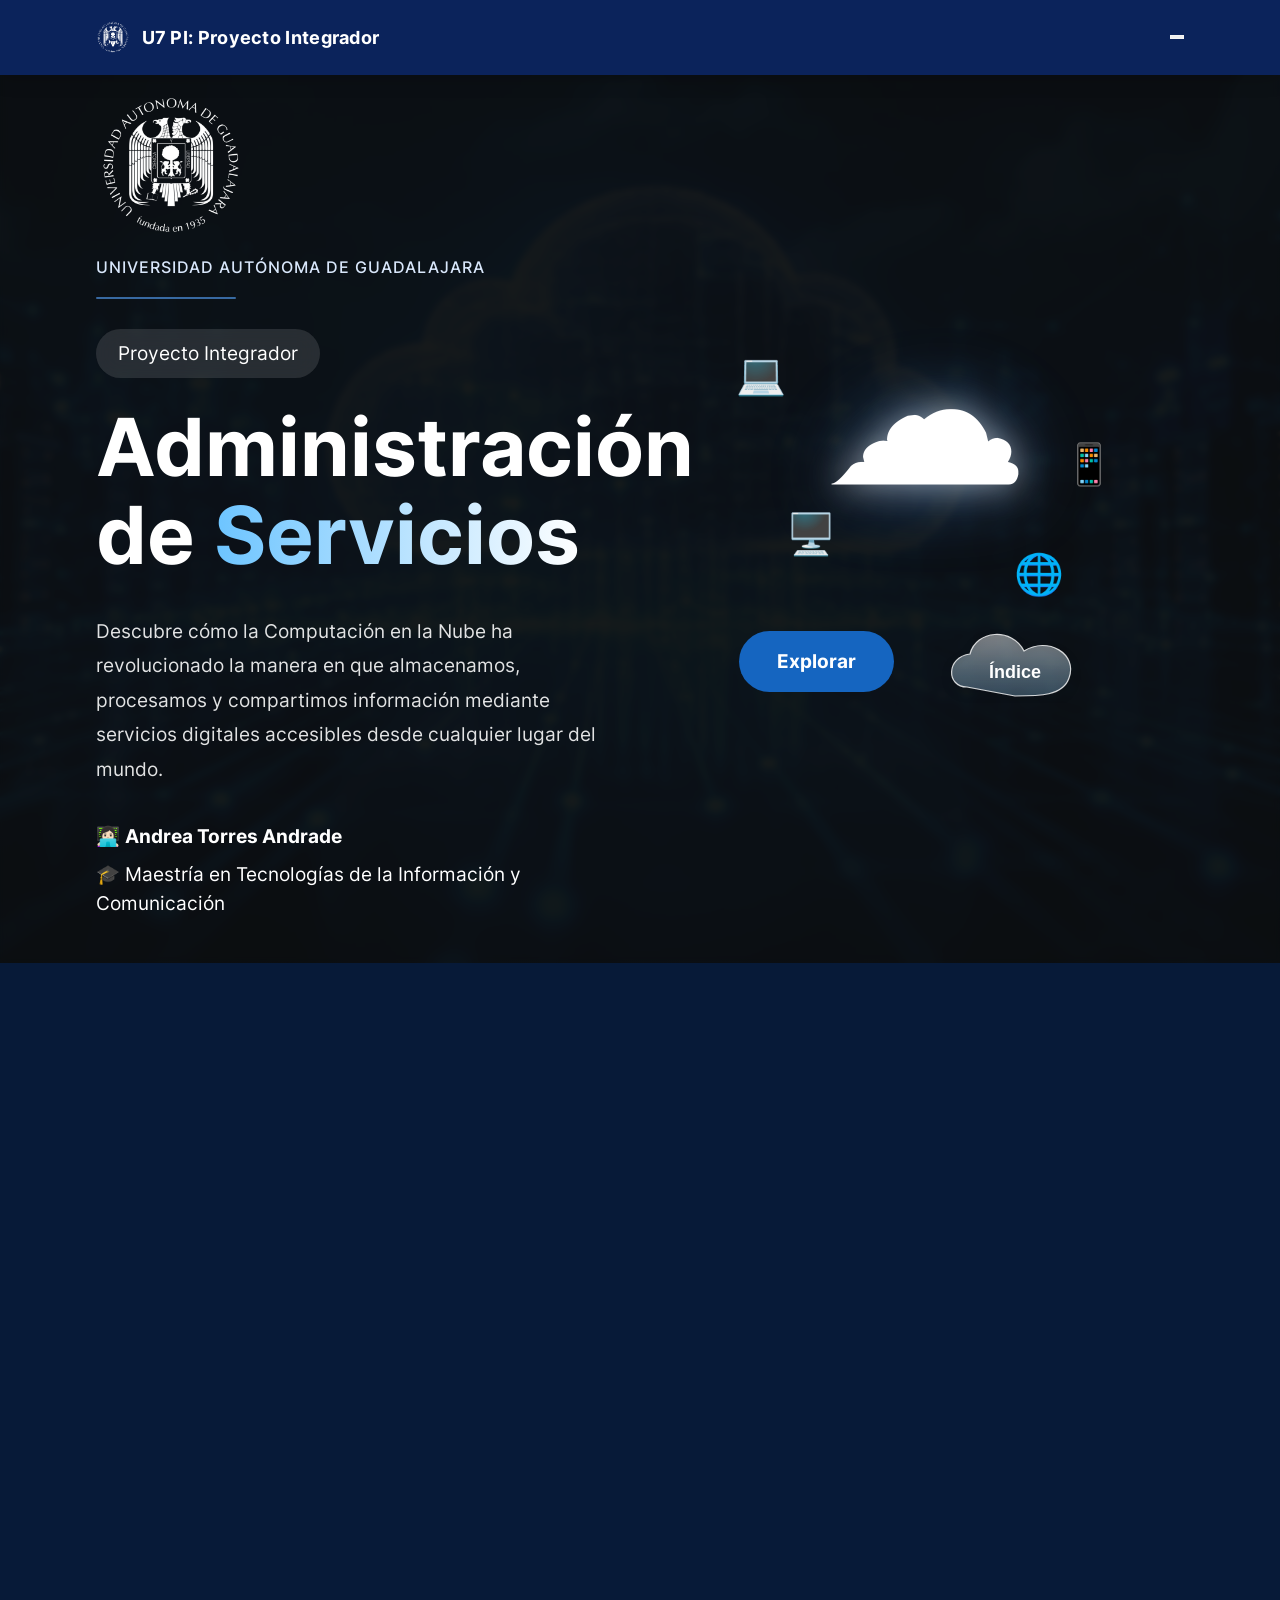
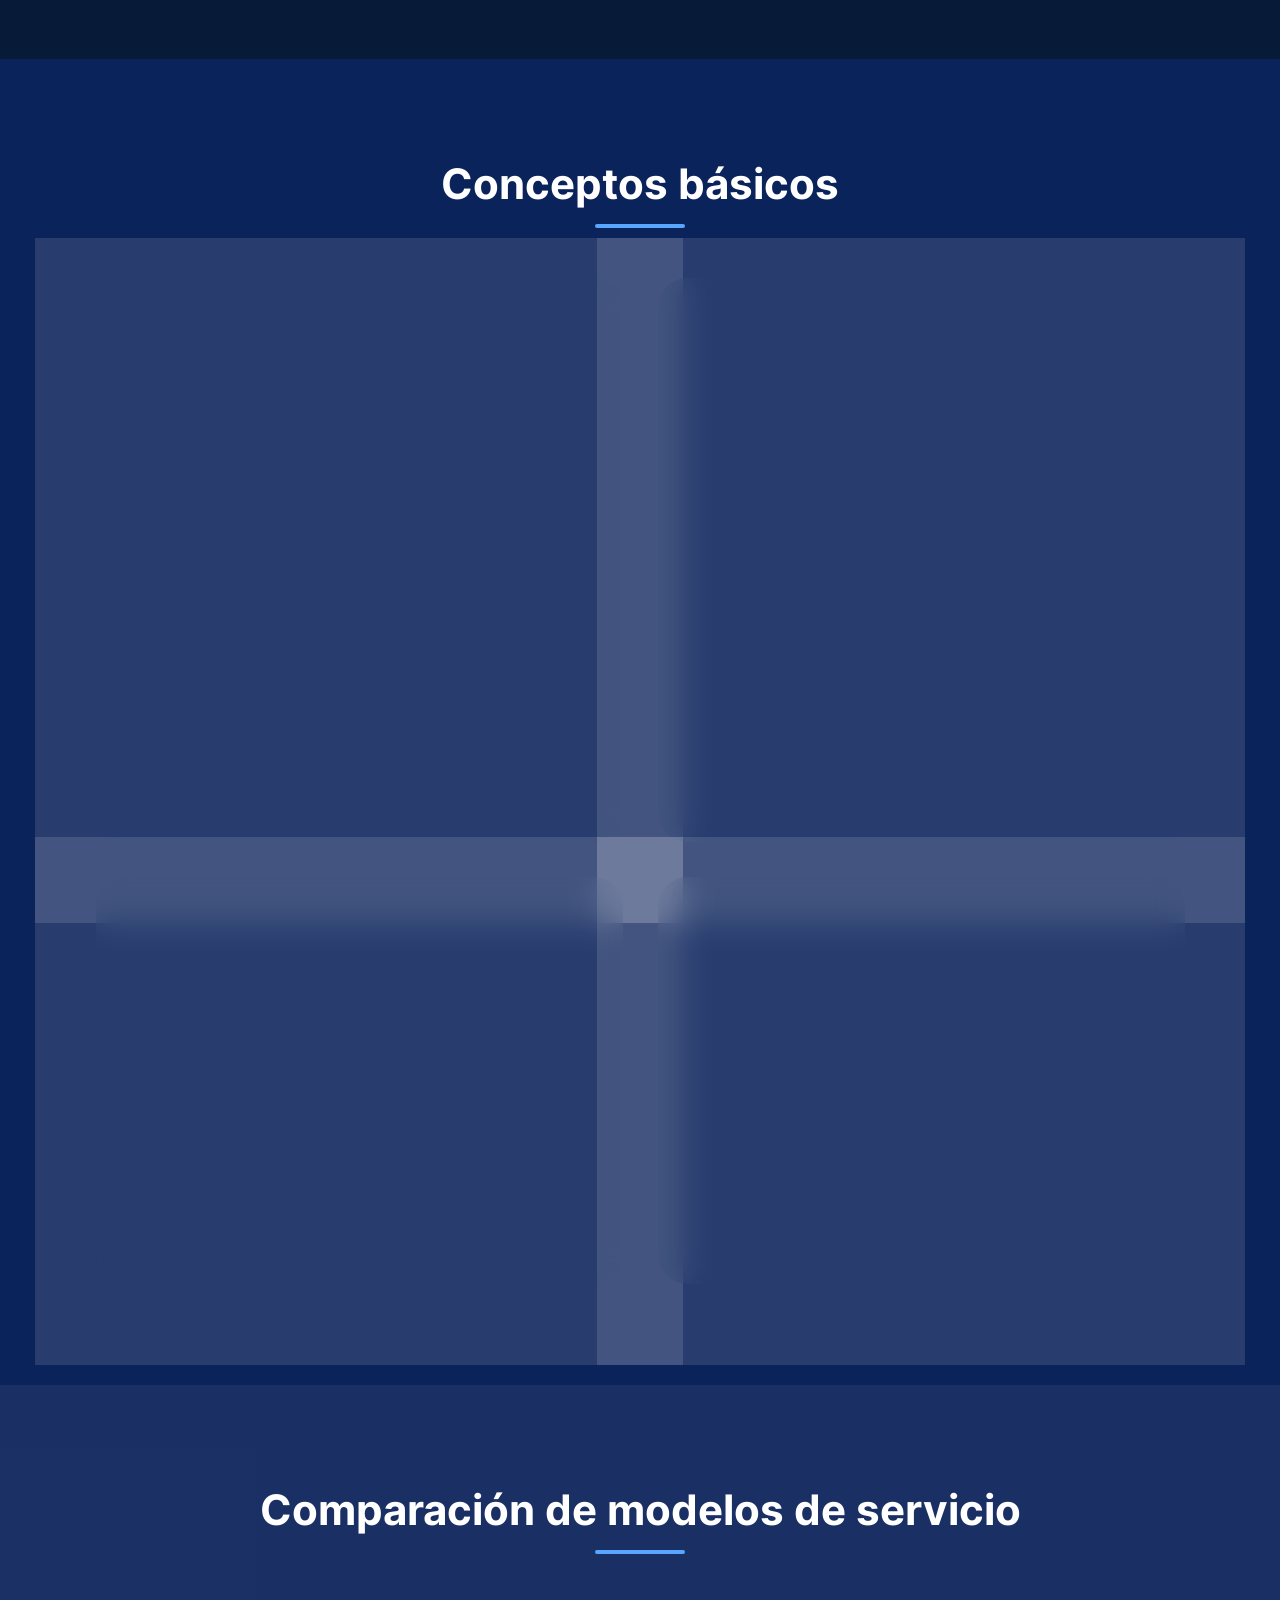
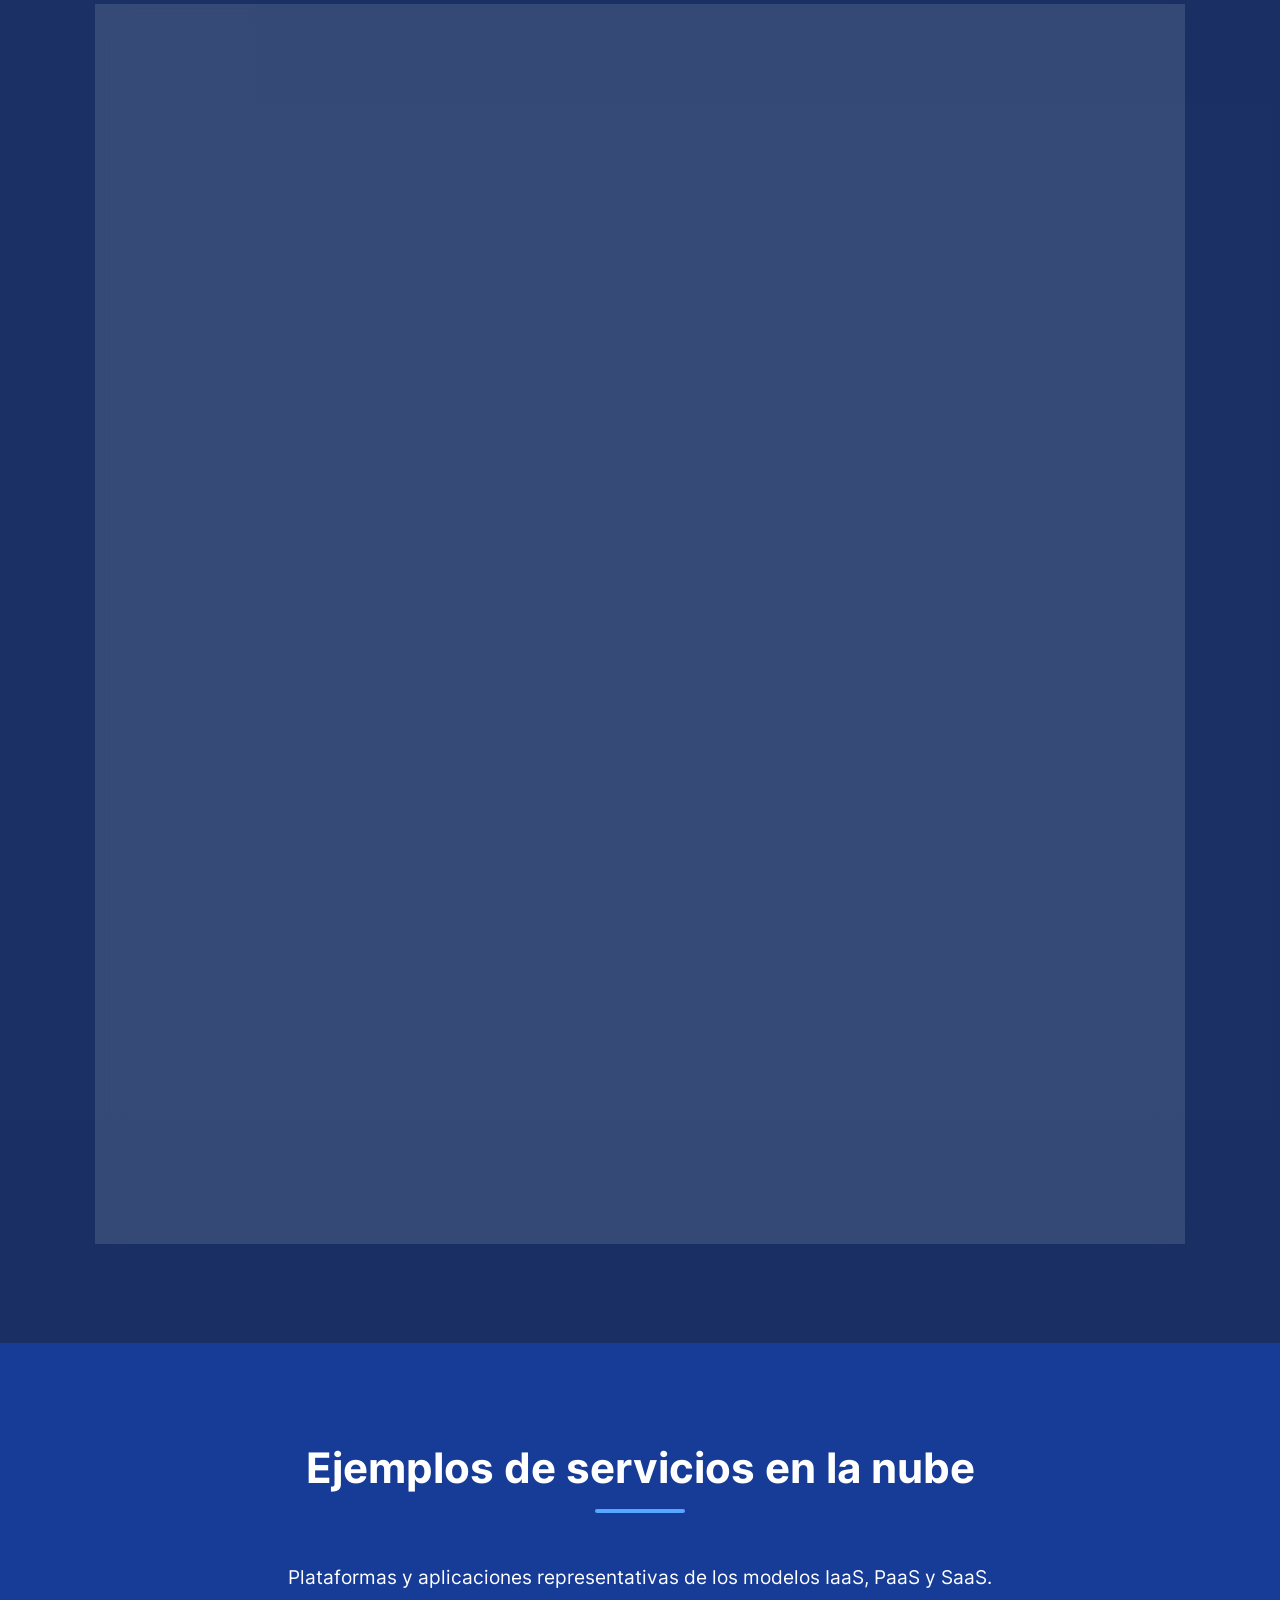
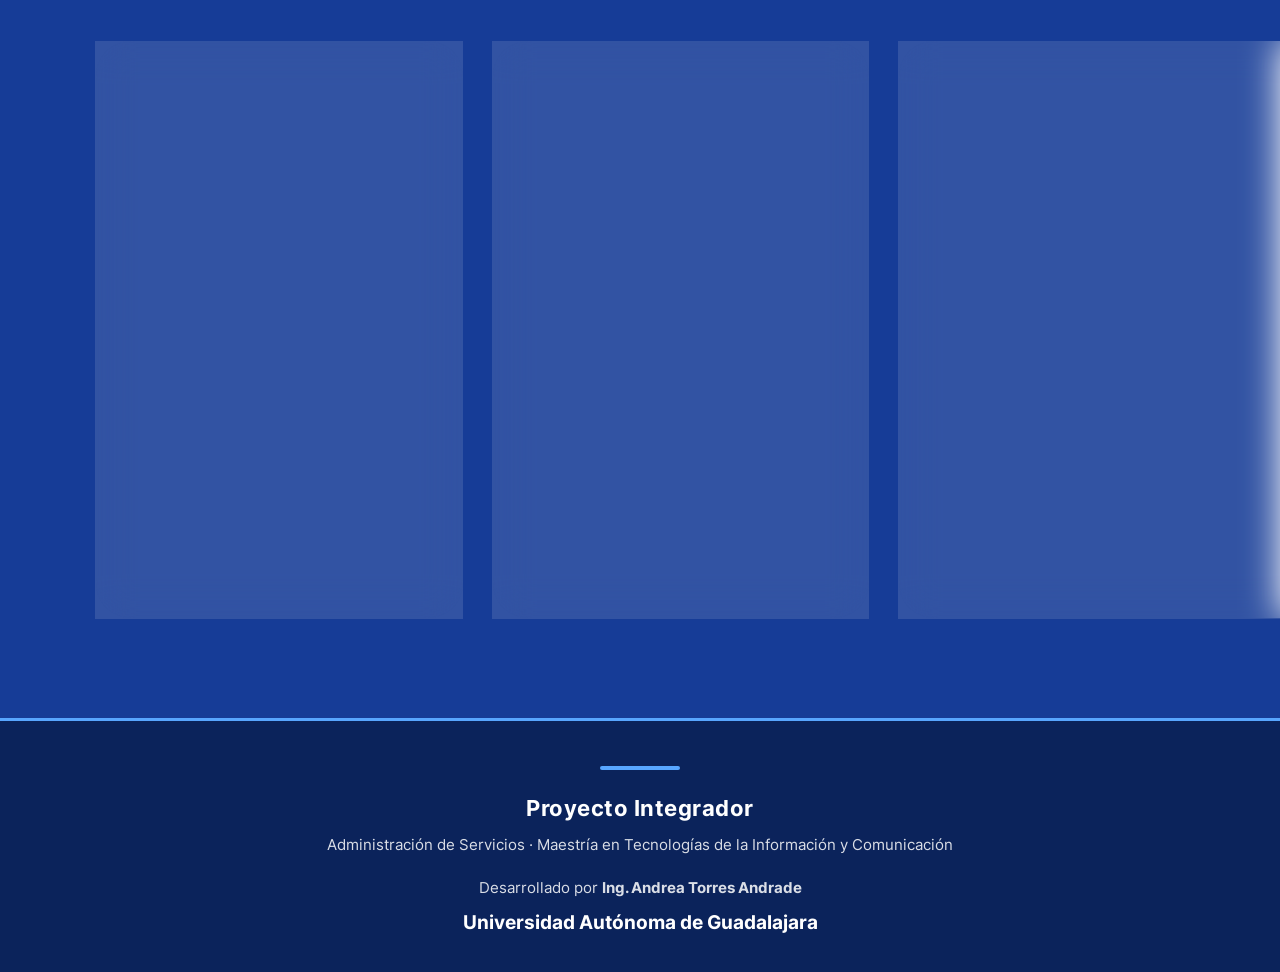
<file: index.html>
<!doctype html>
<html class="h-100" lang="en">

  <head>
      <meta charset="utf-8">
  <meta name="viewport" content="width=device-width,initial-scale=1,shrink-to-fit=no">
  <meta name="description" content="A well made and handcrafted Bootstrap 5 template">
  <link rel="apple-touch-icon" sizes="180x180" href="img/apple-touch-icon.png">
  <link rel="icon" type="image/png" sizes="32x32" href="uag.png">
  <link rel="icon" type="image/png" sizes="16x16" href="img/uag.png">
  <link rel="icon" type="image/png" sizes="96x96" href="img/uag.png">
  <meta name="author" content="Holger Koenemann">
  <meta name="generator" content="Eleventy v2.0.0">
  <meta name="HandheldFriendly" content="true">
   <title>U7 PI: Proyecto integrador: Elaboración de cuadro comparativo en digital.</title>
  <link rel="stylesheet" href="css/theme.min.css">
  <link rel="stylesheet" href="css/styles.css">

   <style>

/* inter-300 - latin */
@font-face {
  font-family: 'Inter';
  font-style: normal;
  font-weight: 300;
  font-display: swap;
  src: local(''),
       url('fonts/inter-v12-latin-300.woff2') format('woff2'), /* Chrome 26+, Opera 23+, Firefox 39+ */
       url('fonts/inter-v12-latin-300.woff') format('woff'); /* Chrome 6+, Firefox 3.6+, IE 9+, Safari 5.1+ */
}

/* inter-400 - latin */
@font-face {
  font-family: 'Inter';
  font-style: normal;
  font-weight: 400;
  font-display: swap;
  src: local(''),
       url('fonts/inter-v12-latin-regular.woff2') format('woff2'), /* Chrome 26+, Opera 23+, Firefox 39+ */
       url('fonts/inter-v12-latin-regular.woff') format('woff'); /* Chrome 6+, Firefox 3.6+, IE 9+, Safari 5.1+ */
}

@font-face {
  font-family: 'Inter';
  font-style: normal;
  font-weight: 500;
  font-display: swap;
  src: local(''),
       url('fonts/inter-v12-latin-500.woff2') format('woff2'), /* Chrome 26+, Opera 23+, Firefox 39+ */
       url('fonts/inter-v12-latin-500.woff') format('woff'); /* Chrome 6+, Firefox 3.6+, IE 9+, Safari 5.1+ */
}
@font-face {
  font-family: 'Inter';
  font-style: normal;
  font-weight: 700;
  font-display: swap;
  src: local(''),
       url('fonts/inter-v12-latin-700.woff2') format('woff2'), /* Chrome 26+, Opera 23+, Firefox 39+ */
       url('fonts/inter-v12-latin-700.woff') format('woff'); /* Chrome 6+, Firefox 3.6+, IE 9+, Safari 5.1+ */
}

</style>


  </head>

  <body class="  mt-0" data-bs-spy="scroll" data-bs-target="#navScroll">

   <nav id="navScroll" class="navbar navbar-expand-lg fixed-top">

    <div class="container">
        <!-- Logo -->
        <a class="navbar-brand d-flex align-items-center" href="index.html">
            <img src="img/logoinv.png"
                alt="Logo"
                class="navbar-logo">

    <span class="fw-bold">
        U7 PI: Proyecto Integrador
    </span>
        </a>
        <!-- Botón hamburguesa -->
        <button class="navbar-toggler"
                type="button"
                data-bs-toggle="collapse"
                data-bs-target="#menuPrincipal"
                aria-controls="menuPrincipal"
                aria-expanded="false"
                aria-label="Mostrar menú">

            <span class="navbar-toggler-icon"></span>

        </button>

        <!-- Menú -->
        <div class="collapse navbar-collapse justify-content-end" id="menuPrincipal">

            <ul class="navbar-nav">

                <li class="nav-item">
                    <a class="nav-link" href="index.html">Inicio</a>
                </li>

                <li class="nav-item">
                    <a class="nav-link" href="#conceptos">Conceptos básicos</a>
                </li>

                <li class="nav-item">
                    <a class="nav-link" href="#comparacion">Comparación de modelos</a>
                </li>

                <li class="nav-item">
                    <a class="nav-link" href="history.html">Evolución tecnológica</a>
                </li>

                <li class="nav-item">
                    <a class="nav-link" href="#servicios">Ejemplos de servicios</a>
                </li>

                <li class="nav-item">
                    <a class="nav-link" href="nube.html">Uso de la nube</a>
                </li>

                <li class="nav-item">
                    <a class="nav-link" href="privacidad.html">Privacidad de datos</a>
                </li>

                <li class="nav-item">
                    <a class="nav-link" href="conclusiones.html">Conclusiones</a>
                </li>

                <li class="nav-item">
                    <a class="nav-link" href="referencias.html">Referencias</a>
                </li>

                <li class="nav-item">
                    <a class="nav-link" href="contacto.html">Contacto</a>
                </li>

                <li class="nav-item">
                    <a class="nav-link" href="actividades.html">Actividades</a>
                </li>

            </ul>

        </div>

    </div>

  </nav>
<main class="hero-home" id="inicio">

    <div class="overlay"></div>

    <div class="container">

        <div class="row align-items-center min-vh-100">

            <!-- Información -->

            <div class="col-lg-6" data-aos="fade-right">
                <div class="institution-header">
                    <img
                        src="img/logoinv.png"
                        alt="Universidad Autónoma de Guadalajara"
                        class="institution-logo">

                    <div class="institution-text">

                        Universidad Autónoma de Guadalajara

                    </div>

                </div> 

                   
            <span class="hero-badge">
                    Proyecto Integrador
                </span>

                <h1 class="hero-title">

                    Administración <br>
                    de <span>Servicios</span>

                </h1>

                <p class="hero-text">

                    Descubre cómo la Computación en la Nube ha revolucionado
                    la manera en que almacenamos, procesamos y compartimos
                    información mediante servicios digitales accesibles desde
                    cualquier lugar del mundo.

                </p>

                <div class="hero-info">

                    <p>
                        👩🏻‍💻 <strong>Andrea Torres Andrade</strong>
                    </p>

                    <p>
                        🎓 Maestría en Tecnologías de la Información y Comunicación
                    </p>


                </div>

                

            </div>

            <!-- Ilustración -->

            <div class="col-lg-6 text-center" data-aos="fade-left">

                <div class="hero-cloud">

                    ☁

                </div>

                <div class="floating-icons">

                    <div class="icon icon1">💻</div>

                    <div class="icon icon2">📱</div>

                    <div class="icon icon3">🖥</div>

                    <div class="icon icon4">🌐</div>

                </div>
                    <div class="hero-buttons">
                        <p></p>
                        <p></p>
                        <a href="#conceptos" class="btn-hero">
                            Explorar
                        </a>

                        <button 
    class="btn-cloud"
    data-bs-target="#cloudIndex">

    <svg class="cloud-svg" viewBox="0 0 300 160">
        
        <defs>
            <linearGradient id="cloudGradient" x1="0" x2="0" y1="0" y2="1">
                <stop offset="0%" stop-color="white" stop-opacity="0.45"/>
                <stop offset="100%" stop-color="#9ed8ff" stop-opacity="0.25"/>
            </linearGradient>

            <filter id="shadow">
                <feDropShadow 
                    dx="0" 
                    dy="8" 
                    stdDeviation="8"
                    flood-opacity="0.25"/>
            </filter>

        </defs>


        <!-- Forma de nube -->
        <path 
            class="cloud-body"
            d="
            M70 120
            C35 120,35 70,75 65
            C85 25,145 20,165 60
            C205 35,255 65,240 105
            C230 135,190 135,150 135
            Z"
            />

        <!-- Texto -->
        <text 
            x="150" 
            y="105"
            text-anchor="middle"
            class="cloud-text">

             Índice

        </text>
        <filter id="glow">
        <feGaussianBlur 
            stdDeviation="8" 
            result="coloredBlur"/>
        </filter>

    </svg>

</button>

                    </div>
            </div>

        </div>

    </div>

</main>

<!-- INTRODUCCIÓN -->

<section class="intro-section" id="introduccion">

    <div class="container">

        <div class="intro-card" data-aos="zoom-in">

            <h2>

                Introducción

            </h2>

            <div class="line"></div>

            <p>

                La Computación en la Nube representa uno de los avances más importantes
                en el ámbito de las Tecnologías de la Información y la Comunicación (TIC).
                Gracias a este modelo, empresas, instituciones y usuarios pueden acceder
                a recursos tecnológicos, aplicaciones y almacenamiento de datos a través
                de Internet, eliminando la necesidad de contar con infraestructura física
                propia. Su adopción ha permitido incrementar la disponibilidad, escalabilidad,
                seguridad y eficiencia de los servicios digitales.
                
            </p>
            

        </div>

    </div>

    
</section>

<!-- pagina 2 conceptos -->
 <section id="conceptos" class="concept-section">

    <div class="container">

        <h2 class="section-title">
            Conceptos básicos
        </h2>


        <div class="concept-grid">


            <div class="glass-card">

                <div class="card-icon">
                    ☁️
                </div>

                <h3>
                    Cloud Computing
                </h3>

                <p>
                    El cloud computing es la disponibilidad de recursos de computación bajo demanda (como almacenamiento e infraestructura)
                    como servicios a través de Internet. Elimina la necesidad de que las personas y las empresas gestionen sus propios recursos físicos y paguen solo por lo que utilicen.    
                    Modelo tecnológico que permite acceder
                    a recursos informáticos como servidores,
                    almacenamiento y aplicaciones mediante Internet.
                    
                        <p>  ☁️ Nube privada</p>
                        <p>  ☁️ Nube pública </p>
                        <p>  ☁️ Nube híbrida</p>
                

                </p>

            </div>



            <div class="glass-card">

                <div class="card-icon">
                    🏗️
                </div>

                <h3>
                    IaaS
                </h3>

                <p>
                    Infraestructura como Servicio.
                    Es la disponibilidad bajo demanda de recursos de computación de alta escalabilidad como servicios a través de Internet. 
                    De este modo, las empresas no tiene que aprovisionar,
                    configurar ni gestionar los recursos y solo pagan por el uso que haga de estos recursos.
                    Proporciona recursos virtualizados como
                    servidores, redes y almacenamiento bajo demanda.
                </p>

            </div>



            <div class="glass-card">

                <div class="card-icon">
                    ⚙️
                </div>

                <h3>
                    PaaS
                </h3>

                <p>
                    Plataforma como Servicio.
                    Es un entorno integral en la nube que incluye todo lo que los desarrolladores necesitan para crear, 
                    ejecutar y gestionar aplicaciones, desde servidores y sistemas operativos hasta redes, almacenamiento, middleware, herramientas y más.
                    Ofrece herramientas y entornos para
                    desarrollar aplicaciones sin administrar
                    la infraestructura.
                </p>

            </div>



            <div class="glass-card">

                <div class="card-icon">
                    💻
                </div>

                <h3>
                    SaaS
                </h3>

                <p>
                    Software como Servicio.
                    Se trata de un modelo en el que el software se aloja 
                    de forma centralizada y se accede al mismo a través de un navegador web a través de Internet.
                    Permite utilizar aplicaciones listas
                    mediante Internet sin instalación local.
                </p>

            </div>


        </div>

    </div>

</section>

<!-- pagina 3 comparacion tabla -->

<section id="comparacion" class="comparison-section">

<div class="container">

<h2 class="section-title">
    Comparación de modelos de servicio
</h2>

<div class="table-container">


<table class="cloud-table">


<thead>

<tr>

<th>
Modelo
</th>

<th>
IaaS 🏗️
</th>

<th>
PaaS ⚙️
</th>

<th>
SaaS 💻
</th>

</tr>

</thead>


<tbody>


<tr>

<td>
Enfoque principal
</td>

<td>
Infraestructura virtual
</td>

<td>
Plataforma para desarrollo
</td>

<td>
Aplicaciones listas
</td>

</tr>



<tr>

<td>
Dirigido a
</td>

<td>
Administradores TI
</td>

<td>
Desarrolladores
</td>

<td>
Usuarios finales
</td>

</tr>



<tr>

<td>
Ventajas
</td>

<td>
<br>
✔ Máximo nivel de control sobre la infraestructura<br>
✔ Escalabilidad bajo demanda<br>
✔ No hay un punto único de fallo para ofrecer una mayor fiabilidad<br>
✔ Reducción de las inversiones de capital por adelantado<br>
✔ Menos retrasos en el aprovisionamiento y malgasto de recursos<br>
✔ Mejora del desarrollo y tiempo de lanzamiento
</td>

<td>
<br>
✔ Acceso instantáneo a una plataforma de desarrollo completa y fácil de usar<br>
✔ El proveedor de servicios en la nube es responsable del mantenimiento y la seguridad de la infraestructura<br>
✔ Disponible a través de cualquier conexión a Internet en cualquier dispositivo<br>
✔ Escalabilidad bajo demanda
</td>

<td>
<br>
✔ Fácil de configurar y empezar a usar<br>
✔ El proveedor se encarga de gestionarlo y mantenerlo todo, desde el hardware hasta el software<br>
✔ Se puede acceder al software a través de cualquier conexión a Internet y en cualquier dispositivo 
</td>

</tr>




<tr>

<td>
Desventajas
</td>

<td>
<br>
✖ Eres responsable de la seguridad y recuperación de tus propios datos<br>
✖ Requiere configuración y mantenimiento prácticos<br>
✖ Dificulta la protección de aplicaciones antiguas en una infraestructura basada en la nube
</td>

<td>
<br>
✖ La pila de aplicaciones se puede limitar a los componentes más relevantes<br>
✖ La dependencia de proveedores puede suponer un problema en función del proveedor de servicios en la nube<br>
✖ Menos control sobre las operaciones y la infraestructura general<br>
✖ Personalizaciones más limitadas
</td>


<td>
<br>
✖ No controlas la infraestructura ni los controles de seguridad<br>
✖ Problemas de integración con tus herramientas y aplicaciones actuales <br>
✖ Problemas de integración con tus herramientas y aplicaciones actuales <br>
✖ Pocas opciones de personalización (o ninguna)
</td>


</tr>


</tbody>


</table>


</div>


</div>


</section>

<!-- Página 5. Ejemplos de servicios en la nube -->

<section id="servicios" class="services-section">

    <div class="container">


        <h2 class="section-title">
            Ejemplos de servicios en la nube
        </h2>

        <p class="section-description">
            Plataformas y aplicaciones representativas de los modelos
            IaaS, PaaS y SaaS.
        </p>



        <div class="services-grid">


            <!-- IaaS -->

            <div class="service-card">

                <div class="service-title">
                    🏗️ IaaS
                </div>

                <p>
                    Infraestructura como Servicio
                </p>


                <div class="service-item">

                    <img src="img/aws.png"
                    class="service-logo">

                    <h4>AWS</h4>

                    <span>
                    Infraestructura y servidores virtuales.
                    </span>

                </div>


                <div class="service-item">

                    <img src="img/azure.png"
                    class="service-logo">

                    <h4>Azure</h4>

                    <span>
                    Máquinas virtuales y almacenamiento.
                    </span>

                </div>


                <div class="service-item">

                    <img src="img/gcloud.png"
                    class="service-logo">

                    <h4>Google Cloud</h4>

                    <span>
                    Servicios de cómputo escalable.
                    </span>

                </div>


            </div>





            <!-- PaaS -->

            <div class="service-card">


                <div class="service-title">
                    ⚙️ PaaS
                </div>


                <p>
                    Plataforma como Servicio
                </p>



                <div class="service-item">

                    <img src="img/heroku.png"
                    class="service-logo">

                    <h4>Heroku</h4>

                    <span>
                    Desarrollo y despliegue de aplicaciones.
                    </span>

                </div>



                <div class="service-item">

                    <img src="img/gae.png"
                    class="service-logo">

                    <h4>Google App Engine</h4>

                    <span>
                    Plataforma para aplicaciones web.
                    </span>

                </div>



                <div class="service-item">

                    <img src="img/azureapp.png"
                    class="service-logo">

                    <h4>Azure App Service</h4>

                    <span>
                    Creación de aplicaciones empresariales.
                    </span>

                </div>



            </div>





            <!-- SaaS -->

            <div class="service-card">


                <div class="service-title">
                    💻 SaaS
                </div>


                <p>
                    Software como Servicio
                </p>




                <div class="service-item">

                    <img src="img/m365.png"
                    class="service-logo">

                    <h4>Microsoft 365</h4>

                    <span>
                    Herramientas de productividad.
                    </span>

                </div>




                <div class="service-item">

                    <img src="img/gw1.png"
                    class="service-logo">

                    <h4>Google Workspace</h4>

                    <span>
                    Correo, almacenamiento y colaboración.
                    </span>

                </div>



                <div class="service-item">

                    <img src="img/salesforce.png"
                    class="service-logo">

                    <h4>Salesforce</h4>

                    <span>
                    Gestión empresarial CRM.
                    </span>

                </div>



            </div>


        </div>

    </div>

</section>
</section>



<footer class="footer">

    <div class="container">

        <div class="footer-content">

            <h5>Proyecto Integrador</h5>

            <p>
                Administración de Servicios · Maestría en Tecnologías de la Información y Comunicación
            </p>

            <p class="footer-author">
                Desarrollado por <strong>Ing. Andrea Torres Andrade</strong>
            </p>

            <a href="https://www.uag.mx/" target="_blank">
                Universidad Autónoma de Guadalajara
            </a>

        </div>

    </div>

</footer>


<!--modal -->
<div class="cloud-menu-modal" id="cloudIndex">

    <div class="cloud-menu-content">

        <button class="close-cloud" data-bs-dismiss="modal">
            ✕
        </button>


        <h2>
            ☁ Índice
        </h2>


        <ul>

            <li>
                <a href="index.html">
                    1. Introducción a la Computación en la Nube
                </a>
            </li>

            <li>
                <a href="#conceptos">
                    2. Conceptos básicos Cloud Computing
                </a>
            </li>

            <li>
                <a href="#comparacion">
                    3. Comparación de modelos de servicio
                </a>
            </li>

            <li>
                <a href="history.html">
                    4. Evolución tecnológica
                </a>
            </li>

            <li>
                <a href="#servicios">
                    5. Ejemplos de servicios en la nube
                </a>
            </li>

            <li>
                <a href="nube.html">
                    6. Uso de la nube
                </a>
            </li>

            <li>
                <a href="privacidad.html">
                    7. Privacidad de datos
                </a>
            </li>

            <li>
                <a href="conclusiones.html">
                    8. Conclusiones
                </a>
            </li>

            <li>
                <a href="referencias.html">
                    9. Referencias
                </a>
            </li>

            <li>
                <a href="actividades.html">
                    10. Actividades lúdicas
                </a>
            </li>

            <li>
                <a href="contacto.html">
                    11. Medios de contacto
                </a>
            </li>

        </ul>


    </div>

</div>





<script src="js/bootstrap.bundle.min.js"></script>
<script src="js/aos.js"></script>
<script>
AOS.init({
 duration: 800, // values from 0 to 3000, with step 50ms
});
</script>
<script>
  let scrollpos = window.scrollY
  const header = document.querySelector(".navbar")
  const header_height = header.offsetHeight

  const add_class_on_scroll = () => header.classList.add("scrolled", "shadow-sm")
  const remove_class_on_scroll = () => header.classList.remove("scrolled", "shadow-sm")

  window.addEventListener('scroll', function() {
    scrollpos = window.scrollY;

    if (scrollpos >= header_height) { add_class_on_scroll() }
    else { remove_class_on_scroll() }

    console.log(scrollpos)
  })

  const cloudButton = document.querySelector(".btn-cloud");

const cloudMenu = document.querySelector("#cloudIndex");


cloudButton.addEventListener("click",()=>{

    cloudMenu.style.display="flex";

});


document.querySelector(".close-cloud")
.addEventListener("click",()=>{

    cloudMenu.style.display="none";

});
</script>



  </body>
</html>
</file>
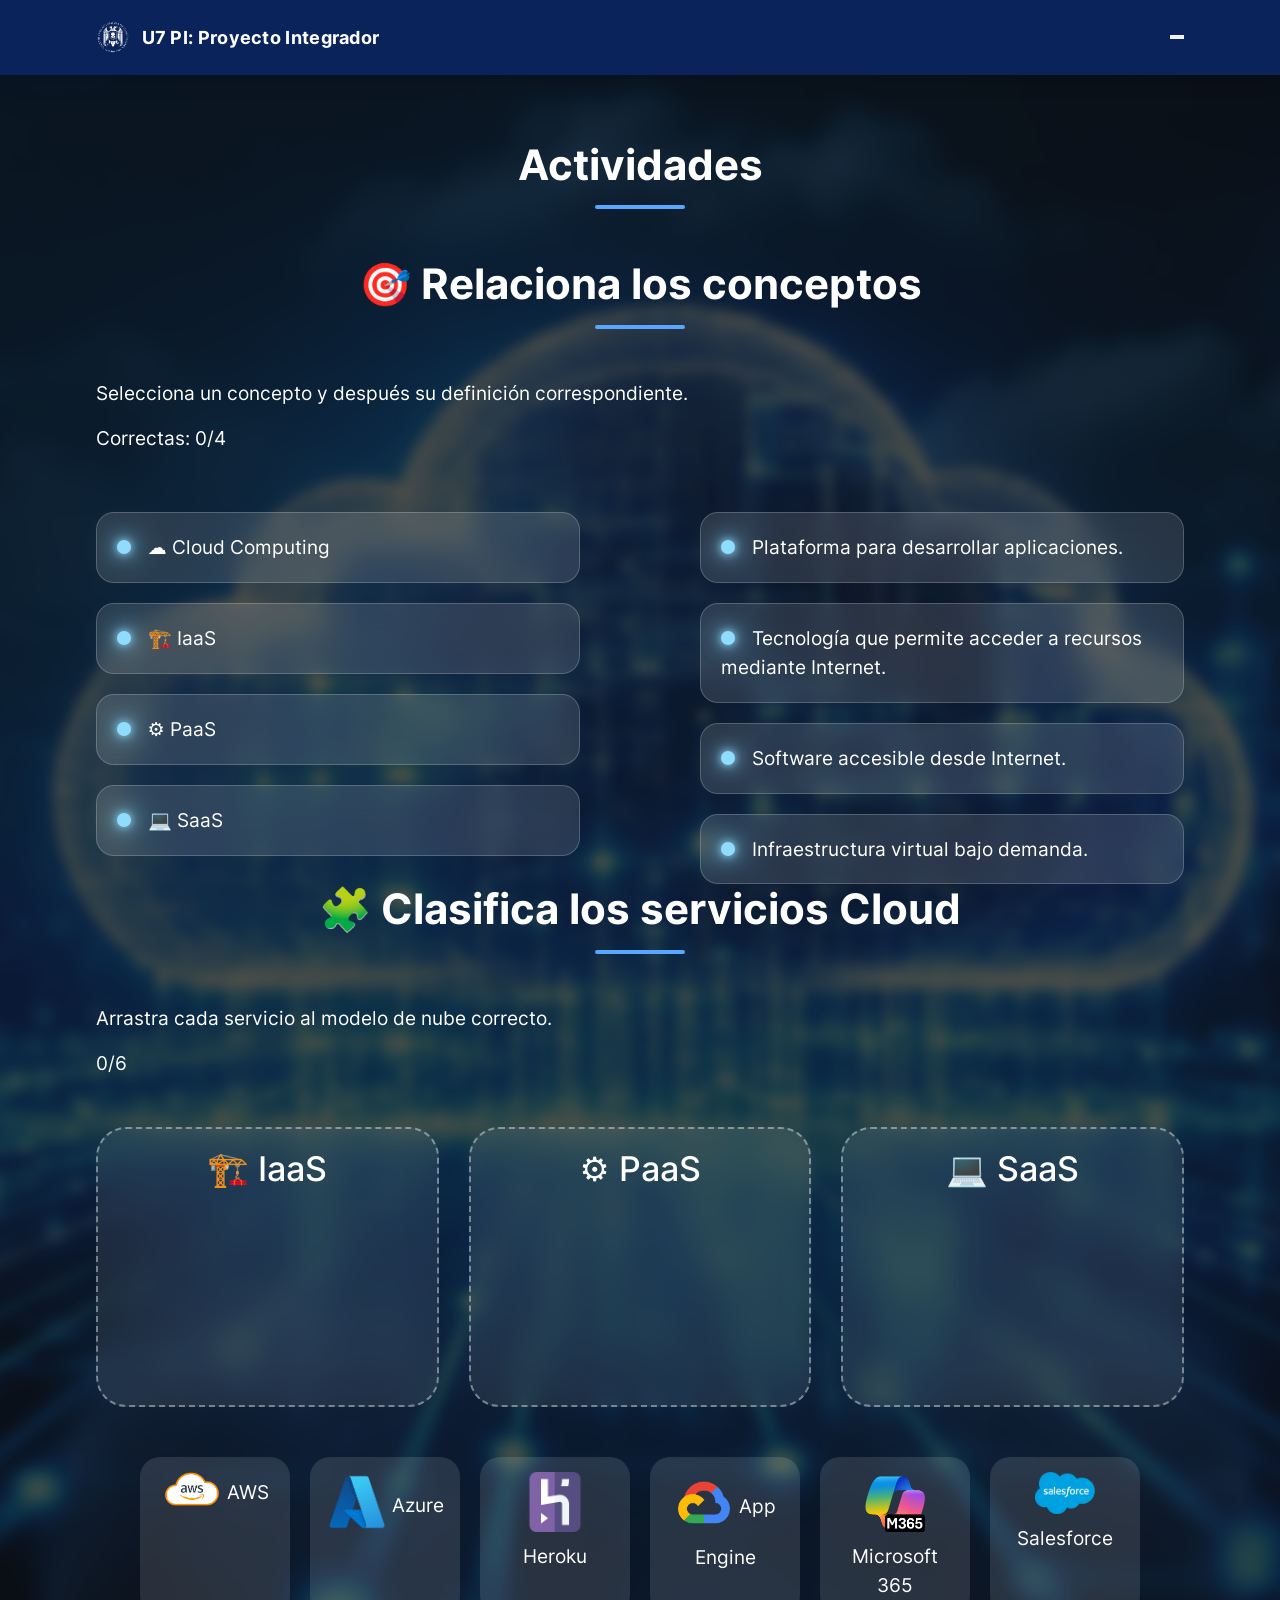
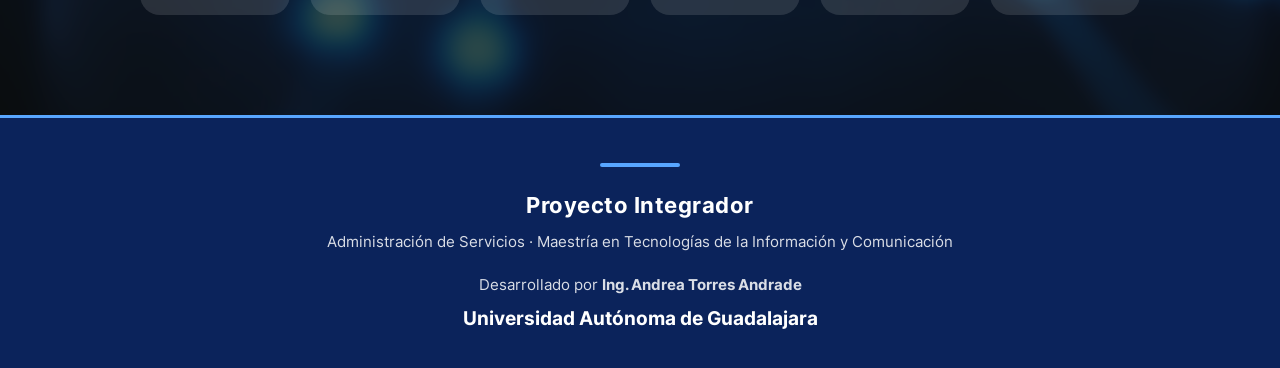
<file: actividades.html>
<!doctype html>
<html class="h-100" lang="en">

  <head>
  <meta charset="utf-8">
  <meta name="viewport" content="width=device-width,initial-scale=1,shrink-to-fit=no">
  <meta name="description" content="A well made and handcrafted Bootstrap 5 template">
  <link rel="apple-touch-icon" sizes="180x180" href="img/apple-touch-icon.png">
  <link rel="icon" type="image/png" sizes="32x32" href="uag.png">
  <link rel="icon" type="image/png" sizes="16x16" href="img/uag.png">
  <link rel="icon" type="image/png" sizes="96x96" href="img/uag.png">
  <meta name="author" content="Holger Koenemann">
  <meta name="generator" content="Eleventy v2.0.0">
  <meta name="HandheldFriendly" content="true">
   <title>U7 PI: Proyecto integrador: Elaboración de cuadro comparativo en digital.</title>
  <link rel="stylesheet" href="css/theme.min.css">
  <link rel="stylesheet" href="css/styles.css">

   <style>

/* inter-300 - latin */
@font-face {
  font-family: 'Inter';
  font-style: normal;
  font-weight: 300;
  font-display: swap;
  src: local(''),
       url('fonts/inter-v12-latin-300.woff2') format('woff2'), /* Chrome 26+, Opera 23+, Firefox 39+ */
       url('fonts/inter-v12-latin-300.woff') format('woff'); /* Chrome 6+, Firefox 3.6+, IE 9+, Safari 5.1+ */
}

/* inter-400 - latin */
@font-face {
  font-family: 'Inter';
  font-style: normal;
  font-weight: 400;
  font-display: swap;
  src: local(''),
       url('fonts/inter-v12-latin-regular.woff2') format('woff2'), /* Chrome 26+, Opera 23+, Firefox 39+ */
       url('fonts/inter-v12-latin-regular.woff') format('woff'); /* Chrome 6+, Firefox 3.6+, IE 9+, Safari 5.1+ */
}

@font-face {
  font-family: 'Inter';
  font-style: normal;
  font-weight: 500;
  font-display: swap;
  src: local(''),
       url('fonts/inter-v12-latin-500.woff2') format('woff2'), /* Chrome 26+, Opera 23+, Firefox 39+ */
       url('fonts/inter-v12-latin-500.woff') format('woff'); /* Chrome 6+, Firefox 3.6+, IE 9+, Safari 5.1+ */
}
@font-face {
  font-family: 'Inter';
  font-style: normal;
  font-weight: 700;
  font-display: swap;
  src: local(''),
       url('fonts/inter-v12-latin-700.woff2') format('woff2'), /* Chrome 26+, Opera 23+, Firefox 39+ */
       url('fonts/inter-v12-latin-700.woff') format('woff'); /* Chrome 6+, Firefox 3.6+, IE 9+, Safari 5.1+ */
}

</style>


  </head>

  <body class="  mt-0" data-bs-spy="scroll" data-bs-target="#navScroll">

 <nav id="navScroll" class="navbar navbar-expand-lg fixed-top">

    <div class="container">
        <!-- Logo -->
        <a class="navbar-brand d-flex align-items-center" href="index.html">
            <img src="img/logoinv.png"
                alt="Logo"
                class="navbar-logo">

    <span class="fw-bold">
        U7 PI: Proyecto Integrador
    </span>
        </a>
        <!-- Botón hamburguesa -->
        <button class="navbar-toggler"
                type="button"
                data-bs-toggle="collapse"
                data-bs-target="#menuPrincipal"
                aria-controls="menuPrincipal"
                aria-expanded="false"
                aria-label="Mostrar menú">

            <span class="navbar-toggler-icon"></span>

        </button>

        <!-- Menú -->
        <div class="collapse navbar-collapse justify-content-end" id="menuPrincipal">

            <ul class="navbar-nav">

                <li class="nav-item">
                    <a class="nav-link" href="index.html">Inicio</a>
                </li>

                <li class="nav-item">
                    <a class="nav-link" href="index.html#conceptos">Conceptos básicos</a>
                </li>

                <li class="nav-item">
                    <a class="nav-link" href="index.html#comparacion">Comparación de modelos</a>
                </li>

                <li class="nav-item">
                    <a class="nav-link" href="history.html">Evolución tecnológica</a>
                </li>

                <li class="nav-item">
                    <a class="nav-link" href="index.html#servicios">Ejemplos de servicios</a>
                </li>

                <li class="nav-item">
                    <a class="nav-link" href="nube.html">Uso de la nube</a>
                </li>

                <li class="nav-item">
                    <a class="nav-link" href="privacidad.html">Privacidad de datos</a>
                </li>

                <li class="nav-item">
                    <a class="nav-link" href="conclusiones.html">Conclusiones</a>
                </li>

                <li class="nav-item">
                    <a class="nav-link" href="referencias.html">Referencias</a>
                </li>

                <li class="nav-item">
                    <a class="nav-link" href="contacto.html">Contacto</a>
                </li>

                <li class="nav-item">
                    <a class="nav-link" href="actividades.html">Actividades</a>
                </li>

            </ul>

        </div>

    </div>

  </nav>
<main class="privacy-hero">
<div class="overlay"></div>

 <section id="actividad1" >

    <div class="container">
        <h1 class="section-title">Actividades</h1>

        <h2 class="section-title">
            🎯 Relaciona los conceptos
        </h2>

        <p class="activity-text">
            Selecciona un concepto y después su definición correspondiente.
        </p>

        <p class="activity-text">
            Correctas:
            <span id="score">0</span>/4
        </p>

        <div class="matching-wrapper">

            <!-- SVG donde se dibujarán las líneas -->
            <svg id="connection-svg"></svg>

            <div class="matching-container">

                <!-- CONCEPTOS -->

                <div class="concept-column">

                    <div class="concept" data-match="cloud">
                        <span class="dot"></span>
                        ☁ Cloud Computing
                    </div>

                    <div class="concept" data-match="iaas">
                        <span class="dot"></span>
                        🏗️ IaaS
                    </div>

                    <div class="concept" data-match="paas">
                        <span class="dot"></span>
                        ⚙️ PaaS
                    </div>

                    <div class="concept" data-match="saas">
                        <span class="dot"></span>
                        💻 SaaS
                    </div>

                </div>

                <!-- DEFINICIONES -->

                <div class="definition-column">

                    <div class="definition" data-match="paas">
                        <span class="dot"></span>
                        Plataforma para desarrollar aplicaciones.
                    </div>

                    <div class="definition" data-match="cloud">
                        <span class="dot"></span>
                        Tecnología que permite acceder a recursos mediante Internet.
                    </div>

                    <div class="definition" data-match="saas">
                        <span class="dot"></span>
                        Software accesible desde Internet.
                    </div>

                    <div class="definition" data-match="iaas">
                        <span class="dot"></span>
                        Infraestructura virtual bajo demanda.
                    </div>

                </div>

            </div>

        </div>

        <div id="victory-message" class="activity-text"></div>

    </div>

</section>

<section id="actividad2" >

    <div class="container">

        <h2 class="section-title">
            🧩 Clasifica los servicios Cloud
        </h2>

        <p class="activity-text">
            Arrastra cada servicio al modelo de nube correcto.
        </p>
        <p class="activity-text"
            Clasificados correctamente:
            <span id="drag-score">0</span>/6
        </p>

        <div id="drag-message"></div>

        <div class="drag-container">

            <!-- Zonas -->

            <div class="drop-zone" data-model="iaas">

                <h3>🏗️ IaaS</h3>

            </div>

            <div class="drop-zone" data-model="paas">

                <h3>⚙️ PaaS</h3>

            </div>

            <div class="drop-zone" data-model="saas">

                <h3>💻 SaaS</h3>

            </div>

        </div>



        <div class="logo-container">

            <div class="service-logo-card"
                draggable="true"
                data-model="iaas"
                id="aws">

                <img src="img/aws.png">

                <span>AWS</span>

            </div>

            <div class="service-logo-card"
                draggable="true"
                data-model="iaas"
                id="azure">

                <img src="img/azure.png">

                <span>Azure</span>

            </div>

            <div class="service-logo-card"
                draggable="true"
                data-model="paas"
                id="heroku">

                <img src="img/heroku.png">

                <span>Heroku</span>

            </div>

            <div class="service-logo-card"
                draggable="true"
                data-model="paas"
                id="gae">

                <img src="img/gcloud.png">

                <span>App Engine</span>

            </div>

            <div class="service-logo-card"
                draggable="true"
                data-model="saas"
                id="m365">

                <img src="img/m365.png">

                <span>Microsoft 365</span>

            </div>

            <div class="service-logo-card"
                draggable="true"
                data-model="saas"
                id="salesforce">

                <img src="img/salesforce.png">

                <span>Salesforce</span>

            </div>

        </div>

    </div>

</section>
</main>

<footer class="footer">

    <div class="container">

        <div class="footer-content">

            <h5>Proyecto Integrador</h5>

            <p>
                Administración de Servicios · Maestría en Tecnologías de la Información y Comunicación
            </p>

            <p class="footer-author">
                Desarrollado por <strong>Ing. Andrea Torres Andrade</strong>
            </p>

            <a href="https://www.uag.mx/" target="_blank">
                Universidad Autónoma de Guadalajara
            </a>

        </div>

    </div>

</footer>



<script src="js/bootstrap.bundle.min.js"></script>
<script src="js/aos.js"></script>
<script>
AOS.init({
 duration: 800, // values from 0 to 3000, with step 50ms
});
</script>
<script>
    function mostrarActividad(id){

    document.getElementById("menu-actividades").style.display="none";

    document.getElementById(id).style.display="block";

}
function volverMenu(){

    document.getElementById("actividad1").style.display="none";

    document.getElementById("actividad2").style.display="none";

    document.getElementById("menu-actividades").style.display="block";

}
</script>
<script>
  let scrollpos = window.scrollY
  const header = document.querySelector(".navbar")
  const header_height = header.offsetHeight

  const add_class_on_scroll = () => header.classList.add("scrolled", "shadow-sm")
  const remove_class_on_scroll = () => header.classList.remove("scrolled", "shadow-sm")

  window.addEventListener('scroll', function() {
    scrollpos = window.scrollY;

    if (scrollpos >= header_height) { add_class_on_scroll() }
    else { remove_class_on_scroll() }

    console.log(scrollpos)
  })

function validateMatch(){

    if(!selectedConcept || !selectedDefinition)
        return;

    if(selectedConcept.dataset.match === selectedDefinition.dataset.match){

        selectedConcept.classList.add("correct");
        selectedDefinition.classList.add("correct");

    }else{

        selectedConcept.classList.add("wrong");
        selectedDefinition.classList.add("wrong");

    }

}

const concepts = document.querySelectorAll(".concept");
const definitions = document.querySelectorAll(".definition");

const svg = document.getElementById("connection-svg");

let selectedConcept = null;
let score = 0;

const scoreText = document.getElementById("score");

concepts.forEach(concept=>{

    concept.addEventListener("click",()=>{

        if(concept.classList.contains("completed"))
            return;

        concepts.forEach(c=>c.classList.remove("selected"));

        concept.classList.add("selected");

        selectedConcept=concept;

    });

});


definitions.forEach(definition=>{

    definition.addEventListener("click",()=>{

        if(!selectedConcept)
            return;

        if(definition.classList.contains("completed"))
            return;

        if(selectedConcept.dataset.match===definition.dataset.match){

            selectedConcept.classList.add("correct","completed");

            definition.classList.add("correct","completed");

            drawConnection(selectedConcept,definition);

            score++;

            scoreText.textContent=score;

            selectedConcept.classList.remove("selected");

            selectedConcept=null;

            if(score===4){

                document.getElementById("victory-message").innerHTML=`

                    <div class="activity-text">

                         ¡Excelente!

                        <br><br>

                        Has completado el desafío Cloud.

                    </div>

                `;

            }

        }

        else{

            definition.classList.add("wrong");
            selectedConcept.classList.add("wrong");

            setTimeout(()=>{

                definition.classList.remove("wrong");

                selectedConcept.classList.remove("wrong","selected");

                selectedConcept=null;

            },700);

        }

    });

});

function drawConnection(concept, definition){

    const svgRect = svg.getBoundingClientRect();

    const c = concept.getBoundingClientRect();
    const d = definition.getBoundingClientRect();

    // Sale del borde derecho del concepto
    const x1 = c.right - svgRect.left;

    // Centro vertical del concepto
    const y1 = c.top + c.height / 2 - svgRect.top;

    // Llega al borde izquierdo de la definición
    const x2 = d.left - svgRect.left;

    // Centro vertical de la definición
    const y2 = d.top + d.height / 2 - svgRect.top;

    const line = document.createElementNS(
        "http://www.w3.org/2000/svg",
        "line"
    );

    line.setAttribute("x1", x1);
    line.setAttribute("y1", y1);
    line.setAttribute("x2", x2);
    line.setAttribute("y2", y2);

    line.setAttribute("stroke", "#7be4ff");
    line.setAttribute("stroke-width", "4");
    line.setAttribute("stroke-linecap", "round");

    line.style.filter = "drop-shadow(0 0 10px #7be4ff)";

    svg.appendChild(line);

    // Longitud de la línea
    const length = line.getTotalLength();

    // Preparar animación
    line.style.strokeDasharray = length;
    line.style.strokeDashoffset = length;

    // Forzar render
    line.getBoundingClientRect();

    // Animación
    line.style.transition = "stroke-dashoffset .8s ease";

    line.style.strokeDashoffset = "0";

}




let dragged = null;
let dragScore = 0;

const scoreDrag = document.getElementById("drag-score");
const logoContainer = document.querySelector(".logo-container");
const dragMessage = document.getElementById("drag-message");

document.querySelectorAll(".service-logo-card").forEach(card=>{

    card.addEventListener("dragstart",()=>{

        if(card.classList.contains("completed"))
            return;

        dragged = card;

    });

});

document.querySelectorAll(".drop-zone").forEach(zone=>{

    zone.addEventListener("dragover",(e)=>{

        e.preventDefault();

    });

    zone.addEventListener("drop",(e)=>{

        e.preventDefault();

        if(!dragged) return;

        if(dragged.dataset.model === zone.dataset.model){

            zone.appendChild(dragged);

            dragged.classList.add("completed");

            dragged.setAttribute("draggable","false");

            zone.classList.add("success");

            dragScore++;

            scoreDrag.textContent = dragScore;

            setTimeout(()=>{

                zone.classList.remove("success");

            },700);

            if(dragScore === 6){

                dragMessage.innerHTML = `

                    <div class="activity-text">

                     ¡Excelente!

                        <br><br>

                        Clasificaste correctamente todos los servicios.

                    </div>

                `;

            }

        }else{

            zone.classList.add("error");

            dragged.classList.add("wrong-logo");

            setTimeout(()=>{

                zone.classList.remove("error");

                dragged.classList.remove("wrong-logo");

                logoContainer.appendChild(dragged);

            },600);

        }

        dragged = null;

    });

});

</script>

</body>
</html>
</file>
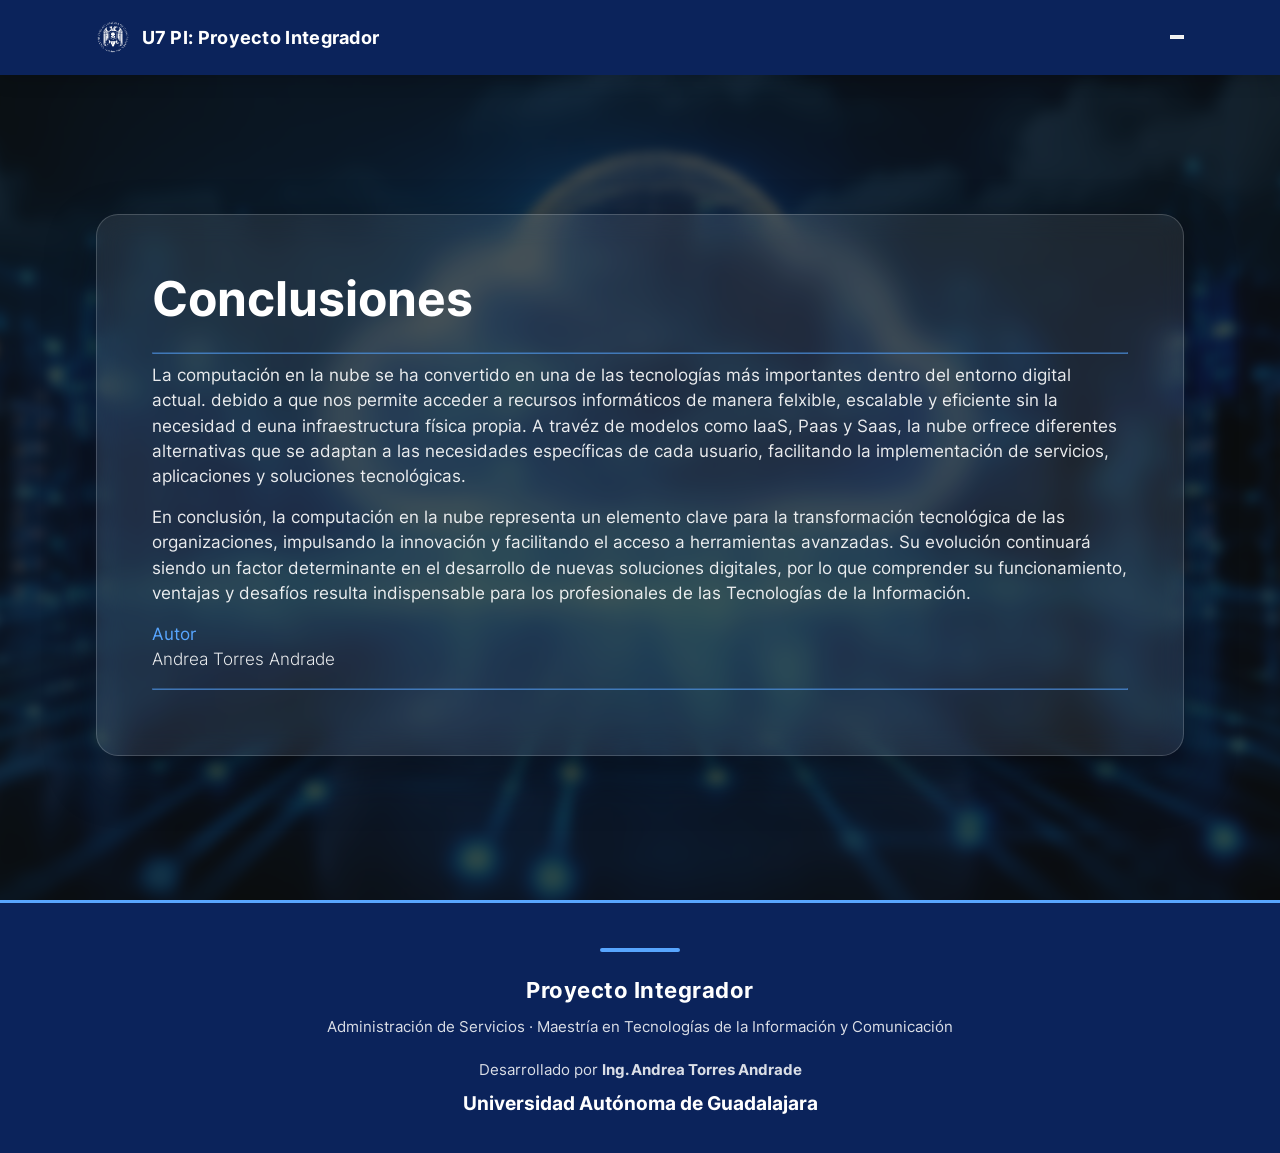
<file: conclusiones.html>
<!doctype html>
<html class="h-100" lang="en">

  <head>
      <meta charset="utf-8">
  <meta name="viewport" content="width=device-width,initial-scale=1,shrink-to-fit=no">
  <meta name="description" content="A well made and handcrafted Bootstrap 5 template">
  <link rel="apple-touch-icon" sizes="180x180" href="img/apple-touch-icon.png">
  <link rel="icon" type="image/png" sizes="32x32" href="uag.png">
  <link rel="icon" type="image/png" sizes="16x16" href="img/uag.png">
  <link rel="icon" type="image/png" sizes="96x96" href="img/uag.png">
  <meta name="author" content="Holger Koenemann">
  <meta name="generator" content="Eleventy v2.0.0">
  <meta name="HandheldFriendly" content="true">
   <title>U7 PI: Proyecto integrador: Elaboración de cuadro comparativo en digital.</title>
  <link rel="stylesheet" href="css/theme.min.css">
  <link rel="stylesheet" href="css/styles.css">

   <style>

/* inter-300 - latin */
@font-face {
  font-family: 'Inter';
  font-style: normal;
  font-weight: 300;
  font-display: swap;
  src: local(''),
       url('fonts/inter-v12-latin-300.woff2') format('woff2'), /* Chrome 26+, Opera 23+, Firefox 39+ */
       url('fonts/inter-v12-latin-300.woff') format('woff'); /* Chrome 6+, Firefox 3.6+, IE 9+, Safari 5.1+ */
}

/* inter-400 - latin */
@font-face {
  font-family: 'Inter';
  font-style: normal;
  font-weight: 400;
  font-display: swap;
  src: local(''),
       url('fonts/inter-v12-latin-regular.woff2') format('woff2'), /* Chrome 26+, Opera 23+, Firefox 39+ */
       url('fonts/inter-v12-latin-regular.woff') format('woff'); /* Chrome 6+, Firefox 3.6+, IE 9+, Safari 5.1+ */
}

@font-face {
  font-family: 'Inter';
  font-style: normal;
  font-weight: 500;
  font-display: swap;
  src: local(''),
       url('fonts/inter-v12-latin-500.woff2') format('woff2'), /* Chrome 26+, Opera 23+, Firefox 39+ */
       url('fonts/inter-v12-latin-500.woff') format('woff'); /* Chrome 6+, Firefox 3.6+, IE 9+, Safari 5.1+ */
}
@font-face {
  font-family: 'Inter';
  font-style: normal;
  font-weight: 700;
  font-display: swap;
  src: local(''),
       url('fonts/inter-v12-latin-700.woff2') format('woff2'), /* Chrome 26+, Opera 23+, Firefox 39+ */
       url('fonts/inter-v12-latin-700.woff') format('woff'); /* Chrome 6+, Firefox 3.6+, IE 9+, Safari 5.1+ */
}

</style>


  </head>

  <body class="  mt-0" data-bs-spy="scroll" data-bs-target="#navScroll">

<nav id="navScroll" class="navbar navbar-expand-lg fixed-top">

    <div class="container">
        <!-- Logo -->
        <a class="navbar-brand d-flex align-items-center" href="index.html">
            <img src="img/logoinv.png"
                alt="Logo"
                class="navbar-logo">

    <span class="fw-bold">
        U7 PI: Proyecto Integrador
    </span>
        </a>
        <!-- Botón hamburguesa -->
        <button class="navbar-toggler"
                type="button"
                data-bs-toggle="collapse"
                data-bs-target="#menuPrincipal"
                aria-controls="menuPrincipal"
                aria-expanded="false"
                aria-label="Mostrar menú">

            <span class="navbar-toggler-icon"></span>

        </button>

        <!-- Menú -->
        <div class="collapse navbar-collapse justify-content-end" id="menuPrincipal">

            <ul class="navbar-nav">

                <li class="nav-item">
                    <a class="nav-link" href="index.html">Inicio</a>
                </li>

                <li class="nav-item">
                    <a class="nav-link" href="index.html#conceptos">Conceptos básicos</a>
                </li>

                <li class="nav-item">
                    <a class="nav-link" href="index.html#comparacion">Comparación de modelos</a>
                </li>

                <li class="nav-item">
                    <a class="nav-link" href="history.html">Evolución tecnológica</a>
                </li>

                <li class="nav-item">
                    <a class="nav-link" href="index.html#servicios">Ejemplos de servicios</a>
                </li>

                <li class="nav-item">
                    <a class="nav-link" href="nube.html">Uso de la nube</a>
                </li>

                <li class="nav-item">
                    <a class="nav-link" href="privacidad.html">Privacidad de datos</a>
                </li>

                <li class="nav-item">
                    <a class="nav-link" href="conclusiones.html">Conclusiones</a>
                </li>

                <li class="nav-item">
                    <a class="nav-link" href="referencias.html">Referencias</a>
                </li>

                <li class="nav-item">
                    <a class="nav-link" href="contacto.html">Contacto</a>
                </li>

                <li class="nav-item">
                    <a class="nav-link" href="actividades.html">Actividades</a>
                </li>

            </ul>

        </div>

    </div>

  </nav>
  
<main class="contact-hero">

    <div class="overlay"></div>

    <div class="container">

        <div class="row justify-content-center align-items-center ">

            <div class="col-lg-8">

                <div class="contact-card" data-aos="zoom-in">

                    <h1 class="display-3 fw-bold mb-4">
                        Conclusiones
                    </h1>

                    <hr>

                    <p>
                        La computación en la nube se ha convertido en una de las tecnologías más importantes dentro del entorno digital actual.
                        debido a que nos permite acceder a recursos informáticos de manera felxible, escalable y eficiente sin la necesidad d euna infraestructura física propia. 
                        A travéz de modelos como IaaS, Paas y Saas, la nube orfrece diferentes alternativas que se adaptan a las necesidades específicas de cada usuario,
                        facilitando la implementación de servicios, aplicaciones y soluciones tecnológicas.
                        </p>
                    <p>
                        En conclusión, la computación en la nube representa un elemento clave para la transformación tecnológica de las organizaciones, 
                        impulsando la innovación y facilitando el acceso a herramientas avanzadas. Su evolución continuará siendo un factor determinante en el desarrollo de nuevas soluciones digitales, por lo que comprender su funcionamiento, ventajas y desafíos resulta indispensable para los profesionales de las Tecnologías de la Información.</p>


                    <p class="lead mt-4">
                        <strong>Autor</strong><br>
                        Andrea Torres Andrade
                    </p>

                    <hr>

                </div>

            </div>

        </div>

    </div>

</main>

<footer class="footer">

    <div class="container">

        <div class="footer-content">

            <h5>Proyecto Integrador</h5>

            <p>
                Administración de Servicios · Maestría en Tecnologías de la Información y Comunicación
            </p>

            <p class="footer-author">
                Desarrollado por <strong>Ing. Andrea Torres Andrade</strong>
            </p>

            <a href="https://www.uag.mx/" target="_blank">
                Universidad Autónoma de Guadalajara
            </a>

        </div>

    </div>

</footer>








<script src="js/bootstrap.bundle.min.js"></script>
<script src="js/aos.js"></script>
<script>
AOS.init({
 duration: 800, // values from 0 to 3000, with step 50ms
});
</script>
<script>
  let scrollpos = window.scrollY
  const header = document.querySelector(".navbar")
  const header_height = header.offsetHeight

  const add_class_on_scroll = () => header.classList.add("scrolled", "shadow-sm")
  const remove_class_on_scroll = () => header.classList.remove("scrolled", "shadow-sm")

  window.addEventListener('scroll', function() {
    scrollpos = window.scrollY;

    if (scrollpos >= header_height) { add_class_on_scroll() }
    else { remove_class_on_scroll() }

    console.log(scrollpos)
  })
</script>

  </body>
</html>
</file>
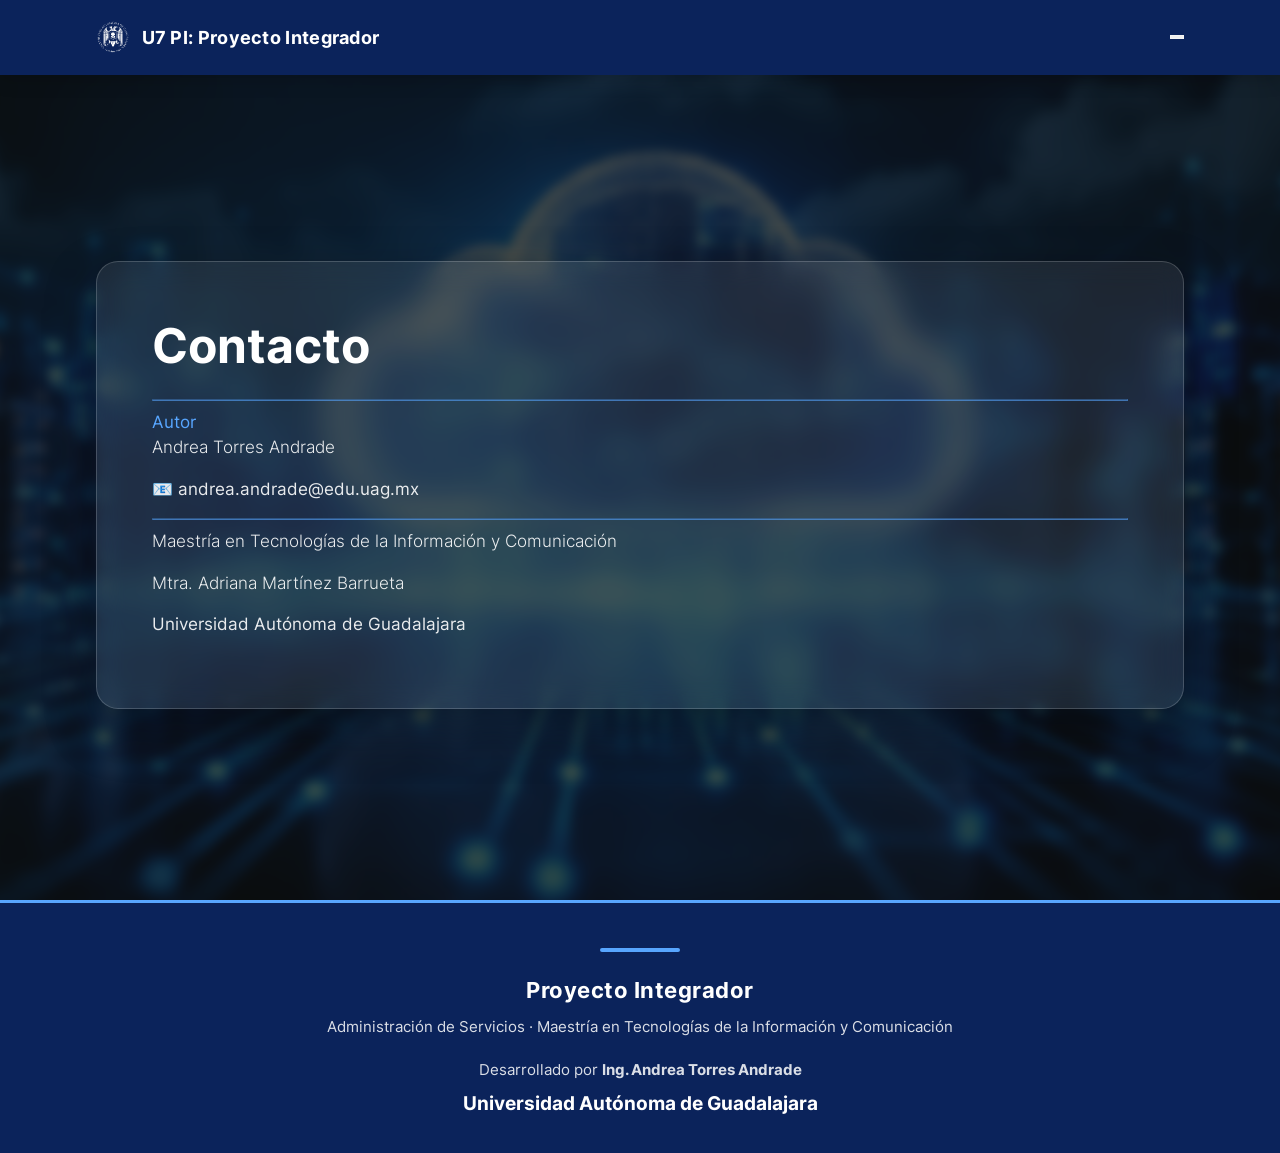
<file: contacto.html>
<!doctype html>
<html class="h-100" lang="en">

  <head>
      <meta charset="utf-8">
  <meta name="viewport" content="width=device-width,initial-scale=1,shrink-to-fit=no">
  <meta name="description" content="A well made and handcrafted Bootstrap 5 template">
  <link rel="apple-touch-icon" sizes="180x180" href="img/apple-touch-icon.png">
  <link rel="icon" type="image/png" sizes="32x32" href="uag.png">
  <link rel="icon" type="image/png" sizes="16x16" href="img/uag.png">
  <link rel="icon" type="image/png" sizes="96x96" href="img/uag.png">
  <meta name="author" content="Holger Koenemann">
  <meta name="generator" content="Eleventy v2.0.0">
  <meta name="HandheldFriendly" content="true">
   <title>U7 PI: Proyecto integrador: Elaboración de cuadro comparativo en digital.</title>
  <link rel="stylesheet" href="css/theme.min.css">
  <link rel="stylesheet" href="css/styles.css">

   <style>

/* inter-300 - latin */
@font-face {
  font-family: 'Inter';
  font-style: normal;
  font-weight: 300;
  font-display: swap;
  src: local(''),
       url('fonts/inter-v12-latin-300.woff2') format('woff2'), /* Chrome 26+, Opera 23+, Firefox 39+ */
       url('fonts/inter-v12-latin-300.woff') format('woff'); /* Chrome 6+, Firefox 3.6+, IE 9+, Safari 5.1+ */
}

/* inter-400 - latin */
@font-face {
  font-family: 'Inter';
  font-style: normal;
  font-weight: 400;
  font-display: swap;
  src: local(''),
       url('fonts/inter-v12-latin-regular.woff2') format('woff2'), /* Chrome 26+, Opera 23+, Firefox 39+ */
       url('fonts/inter-v12-latin-regular.woff') format('woff'); /* Chrome 6+, Firefox 3.6+, IE 9+, Safari 5.1+ */
}

@font-face {
  font-family: 'Inter';
  font-style: normal;
  font-weight: 500;
  font-display: swap;
  src: local(''),
       url('fonts/inter-v12-latin-500.woff2') format('woff2'), /* Chrome 26+, Opera 23+, Firefox 39+ */
       url('fonts/inter-v12-latin-500.woff') format('woff'); /* Chrome 6+, Firefox 3.6+, IE 9+, Safari 5.1+ */
}
@font-face {
  font-family: 'Inter';
  font-style: normal;
  font-weight: 700;
  font-display: swap;
  src: local(''),
       url('fonts/inter-v12-latin-700.woff2') format('woff2'), /* Chrome 26+, Opera 23+, Firefox 39+ */
       url('fonts/inter-v12-latin-700.woff') format('woff'); /* Chrome 6+, Firefox 3.6+, IE 9+, Safari 5.1+ */
}

</style>


  </head>

  <body class="  mt-0" data-bs-spy="scroll" data-bs-target="#navScroll">

<nav id="navScroll" class="navbar navbar-expand-lg fixed-top">

    <div class="container">
        <!-- Logo -->
        <a class="navbar-brand d-flex align-items-center" href="index.html">
            <img src="img/logoinv.png"
                alt="Logo"
                class="navbar-logo">

    <span class="fw-bold">
        U7 PI: Proyecto Integrador
    </span>
        </a>
        <!-- Botón hamburguesa -->
        <button class="navbar-toggler"
                type="button"
                data-bs-toggle="collapse"
                data-bs-target="#menuPrincipal"
                aria-controls="menuPrincipal"
                aria-expanded="false"
                aria-label="Mostrar menú">

            <span class="navbar-toggler-icon"></span>

        </button>

        <!-- Menú -->
        <div class="collapse navbar-collapse justify-content-end" id="menuPrincipal">

            <ul class="navbar-nav">

                <li class="nav-item">
                    <a class="nav-link" href="index.html">Inicio</a>
                </li>

                <li class="nav-item">
                    <a class="nav-link" href="index.html#conceptos">Conceptos básicos</a>
                </li>

                <li class="nav-item">
                    <a class="nav-link" href="index.html#comparacion">Comparación de modelos</a>
                </li>

                <li class="nav-item">
                    <a class="nav-link" href="history.html">Evolución tecnológica</a>
                </li>

                <li class="nav-item">
                    <a class="nav-link" href="index.html#servicios">Ejemplos de servicios</a>
                </li>

                <li class="nav-item">
                    <a class="nav-link" href="nube.html">Uso de la nube</a>
                </li>

                <li class="nav-item">
                    <a class="nav-link" href="privacidad.html">Privacidad de datos</a>
                </li>

                <li class="nav-item">
                    <a class="nav-link" href="conclusiones.html">Conclusiones</a>
                </li>

                <li class="nav-item">
                    <a class="nav-link" href="referencias.html">Referencias</a>
                </li>

                <li class="nav-item">
                    <a class="nav-link" href="contacto.html">Contacto</a>
                </li>

                <li class="nav-item">
                    <a class="nav-link" href="actividades.html">Actividades</a>
                </li>

            </ul>

        </div>

    </div>

  </nav>

<main class="contact-hero">

    <div class="overlay"></div>

    <div class="container">

        <div class="row justify-content-center align-items-center ">

            <div class="col-lg-8">

                <div class="contact-card" data-aos="zoom-in">

                    <h1 class="display-3 fw-bold mb-4">
                        Contacto
                    </h1>

                    <hr>

                    <p class="lead mt-4">
                        <strong>Autor</strong><br>
                        Andrea Torres Andrade
                    </p>

                    <p>
                        📧 andrea.andrade@edu.uag.mx
                    </p>

                    <hr>

                    <p class="lead">
                        Maestría en Tecnologías de la Información y Comunicación
                    </p>
                    <p class="lead">
                        Mtra. Adriana Martínez Barrueta
                    </p>
                    <p>
                        Universidad Autónoma de Guadalajara
                    </p>

                </div>

            </div>

        </div>

    </div>

</main>

<footer class="footer">

    <div class="container">

        <div class="footer-content">

            <h5>Proyecto Integrador</h5>

            <p>
                Administración de Servicios · Maestría en Tecnologías de la Información y Comunicación
            </p>

            <p class="footer-author">
                Desarrollado por <strong>Ing. Andrea Torres Andrade</strong>
            </p>

            <a href="https://www.uag.mx/" target="_blank">
                Universidad Autónoma de Guadalajara
            </a>

        </div>

    </div>

</footer>








<script src="js/bootstrap.bundle.min.js"></script>
<script src="js/aos.js"></script>
<script>
AOS.init({
 duration: 800, // values from 0 to 3000, with step 50ms
});
</script>
<script>
  let scrollpos = window.scrollY
  const header = document.querySelector(".navbar")
  const header_height = header.offsetHeight

  const add_class_on_scroll = () => header.classList.add("scrolled", "shadow-sm")
  const remove_class_on_scroll = () => header.classList.remove("scrolled", "shadow-sm")

  window.addEventListener('scroll', function() {
    scrollpos = window.scrollY;

    if (scrollpos >= header_height) { add_class_on_scroll() }
    else { remove_class_on_scroll() }

    console.log(scrollpos)
  })
</script>

  </body>
</html>
</file>
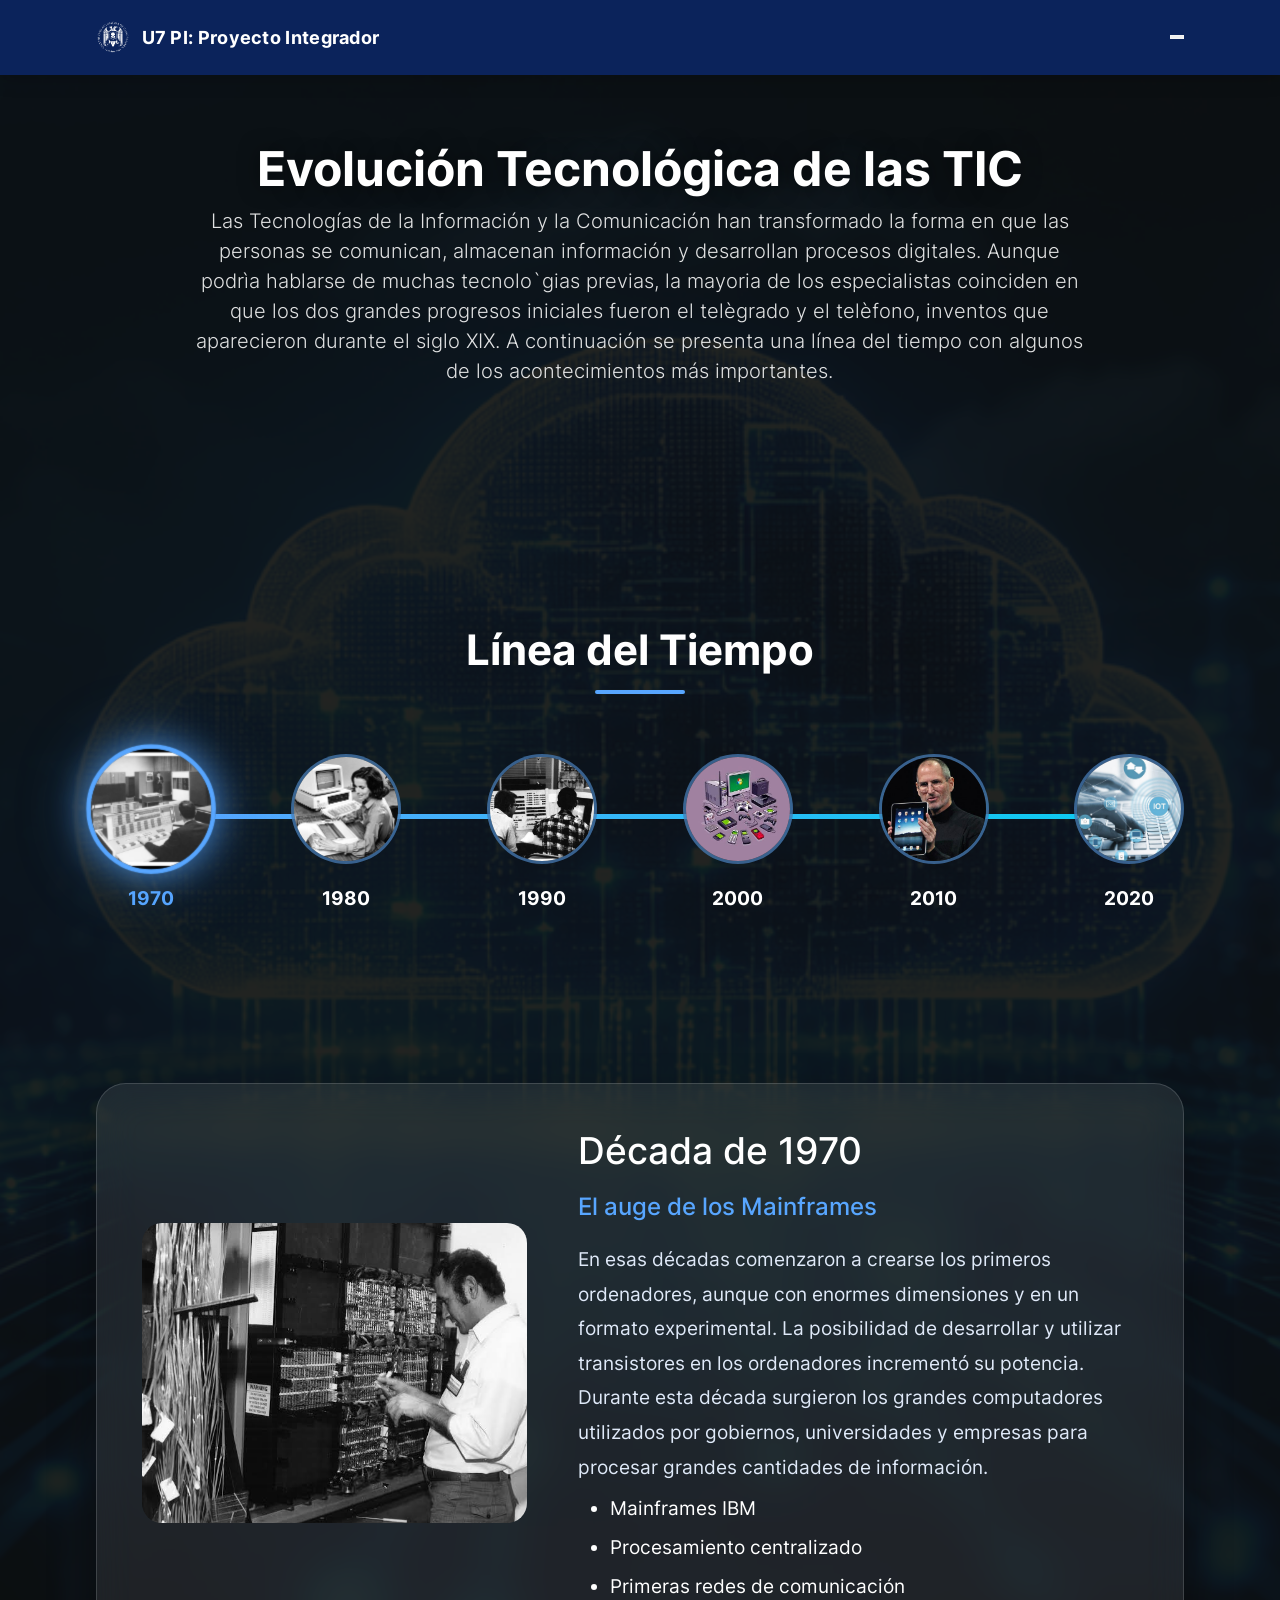
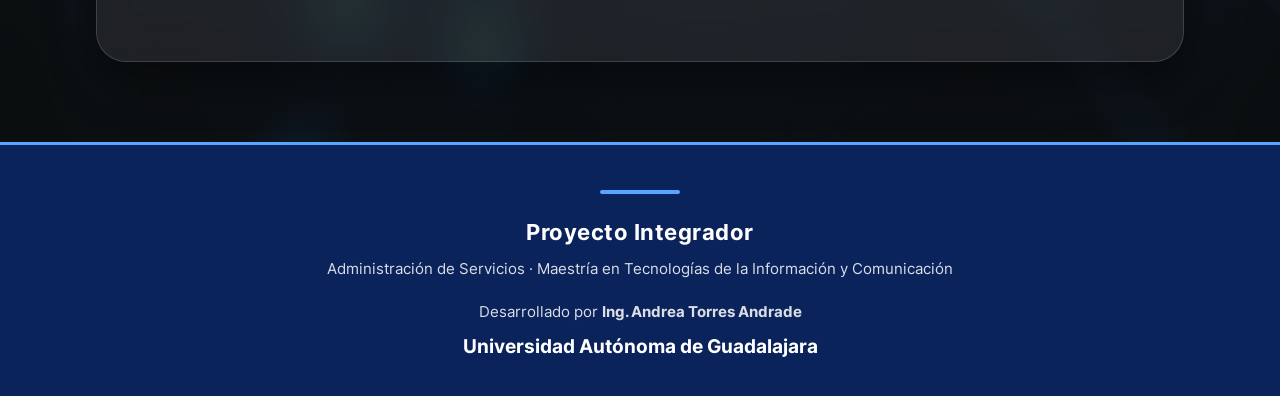
<file: history.html>
<!doctype html>
<html class="h-100" lang="en">

  <head>
      <meta charset="utf-8">
  <meta name="viewport" content="width=device-width,initial-scale=1,shrink-to-fit=no">
  <meta name="description" content="A well made and handcrafted Bootstrap 5 template">
  <link rel="apple-touch-icon" sizes="180x180" href="img/apple-touch-icon.png">
  <link rel="icon" type="image/png" sizes="32x32" href="uag.png">
  <link rel="icon" type="image/png" sizes="16x16" href="img/uag.png">
  <link rel="icon" type="image/png" sizes="96x96" href="img/uag.png">
  <meta name="author" content="Holger Koenemann">
  <meta name="generator" content="Eleventy v2.0.0">
  <meta name="HandheldFriendly" content="true">
   <title>U7 PI: Proyecto integrador: Elaboración de cuadro comparativo en digital.</title>
  <link rel="stylesheet" href="css/theme.min.css">
  <link rel="stylesheet" href="css/styles.css">

   <style>

/* inter-300 - latin */
@font-face {
  font-family: 'Inter';
  font-style: normal;
  font-weight: 300;
  font-display: swap;
  src: local(''),
       url('fonts/inter-v12-latin-300.woff2') format('woff2'), /* Chrome 26+, Opera 23+, Firefox 39+ */
       url('fonts/inter-v12-latin-300.woff') format('woff'); /* Chrome 6+, Firefox 3.6+, IE 9+, Safari 5.1+ */
}

/* inter-400 - latin */
@font-face {
  font-family: 'Inter';
  font-style: normal;
  font-weight: 400;
  font-display: swap;
  src: local(''),
       url('fonts/inter-v12-latin-regular.woff2') format('woff2'), /* Chrome 26+, Opera 23+, Firefox 39+ */
       url('fonts/inter-v12-latin-regular.woff') format('woff'); /* Chrome 6+, Firefox 3.6+, IE 9+, Safari 5.1+ */
}

@font-face {
  font-family: 'Inter';
  font-style: normal;
  font-weight: 500;
  font-display: swap;
  src: local(''),
       url('fonts/inter-v12-latin-500.woff2') format('woff2'), /* Chrome 26+, Opera 23+, Firefox 39+ */
       url('fonts/inter-v12-latin-500.woff') format('woff'); /* Chrome 6+, Firefox 3.6+, IE 9+, Safari 5.1+ */
}
@font-face {
  font-family: 'Inter';
  font-style: normal;
  font-weight: 700;
  font-display: swap;
  src: local(''),
       url('fonts/inter-v12-latin-700.woff2') format('woff2'), /* Chrome 26+, Opera 23+, Firefox 39+ */
       url('fonts/inter-v12-latin-700.woff') format('woff'); /* Chrome 6+, Firefox 3.6+, IE 9+, Safari 5.1+ */
}

</style>


  </head>

  <body class="  mt-0" data-bs-spy="scroll" data-bs-target="#navScroll">

<nav id="navScroll" class="navbar navbar-expand-lg fixed-top">

    <div class="container">
        <!-- Logo -->
        <a class="navbar-brand d-flex align-items-center" href="index.html">
            <img src="img/logoinv.png"
                alt="Logo"
                class="navbar-logo">

    <span class="fw-bold">
        U7 PI: Proyecto Integrador
    </span>
        </a>
        <!-- Botón hamburguesa -->
        <button class="navbar-toggler"
                type="button"
                data-bs-toggle="collapse"
                data-bs-target="#menuPrincipal"
                aria-controls="menuPrincipal"
                aria-expanded="false"
                aria-label="Mostrar menú">

            <span class="navbar-toggler-icon"></span>

        </button>

        <!-- Menú -->
        <div class="collapse navbar-collapse justify-content-end" id="menuPrincipal">

            <ul class="navbar-nav">

                <li class="nav-item">
                    <a class="nav-link" href="index.html">Inicio</a>
                </li>

                <li class="nav-item">
                    <a class="nav-link" href="index.html#conceptos">Conceptos básicos</a>
                </li>

                <li class="nav-item">
                    <a class="nav-link" href="index.html#comparacion">Comparación de modelos</a>
                </li>

                <li class="nav-item">
                    <a class="nav-link" href="history.html">Evolución tecnológica</a>
                </li>

                <li class="nav-item">
                    <a class="nav-link" href="index.html#servicios">Ejemplos de servicios</a>
                </li>

                <li class="nav-item">
                    <a class="nav-link" href="nube.html">Uso de la nube</a>
                </li>

                <li class="nav-item">
                    <a class="nav-link" href="privacidad.html">Privacidad de datos</a>
                </li>

                <li class="nav-item">
                    <a class="nav-link" href="conclusiones.html">Conclusiones</a>
                </li>

                <li class="nav-item">
                    <a class="nav-link" href="referencias.html">Referencias</a>
                </li>

                <li class="nav-item">
                    <a class="nav-link" href="contacto.html">Contacto</a>
                </li>

                <li class="nav-item">
                    <a class="nav-link" href="actividades.html">Actividades</a>
                </li>

            </ul>

        </div>

    </div>

  </nav>
<main class="timeline-hero">

    <div class="overlay"></div>

    <div class="container">

        <div class="row justify-content-center text-center hero-section">

            <div class="col-lg-10">

                <h1 class="display-2 fw-bold" data-aos="fade-down">
                    Evolución Tecnológica de las TIC
                </h1>

                <p class="lead mt-4" data-aos="fade-up">
                    Las Tecnologías de la Información y la Comunicación han transformado
                    la forma en que las personas se comunican, almacenan información y
                    desarrollan procesos digitales. 
                    Aunque podrìa hablarse de muchas tecnolo`gias previas, la mayoria de los especialistas
                    coinciden en que los dos grandes progresos iniciales fueron el telègrado y el telèfono,
                    inventos que aparecieron durante el siglo XIX.
                    A continuación se presenta una línea
                    del tiempo con algunos de los acontecimientos más importantes.


                </p>

            </div>

        </div>

    </div>

    <!--Linea del tiempo-->
    <section class="timeline-section">

<div class="container">

<h2 class="section-title">
    Línea del Tiempo
</h2>

<div class="timeline">

    <div class="timeline-line"></div>

    <div class="timeline-item active">

        <div class="timeline-circle">

            <img src="img/1970.jpg">

        </div>

        <span>1970</span>

    </div>

    <div class="timeline-item">

        <div class="timeline-circle">

            <img src="img/1980.jpg">

        </div>

        <span>1980</span>

    </div>

    <div class="timeline-item">

        <div class="timeline-circle">

            <img src="img/1990.jpg">

        </div>

        <span>1990</span>

    </div>

    <div class="timeline-item">

        <div class="timeline-circle">

            <img src="img/2000.jpg">

        </div>

        <span>2000</span>

    </div>

    <div class="timeline-item">

        <div class="timeline-circle">

            <img src="img/2010.jpg">

        </div>

        <span>2010</span>

    </div>

    <div class="timeline-item">

        <div class="timeline-circle">

            <img src="img/2020.jpg">

        </div>

        <span>2020</span>

    </div>

</div>

</div>

</section>
<section class="timeline-content">

    <div class="container">

        <div class="timeline-card" id="timelineCard">

            <div class="row align-items-center">

                <div class="col-lg-5">

                    <img
                        id="timelineImage"
                        src="img/d1970.jpg"
                        class="img-fluid rounded-4">

                </div>

                <div class="col-lg-7">

                    <h2 id="timelineYear">
                        Década de 1970
                    </h2>

                    <h5 id="timelineTitle">
                        El auge de los Mainframes
                    </h5>

                    <p id="timelineDescription">

                        En esas décadas comenzaron a crearse los primeros ordenadores, aunque con enormes dimensiones y en un formato experimental. 
                        La posibilidad de desarrollar y utilizar transistores en los ordenadores incrementó su potencia.
                        Durante esta década surgieron los grandes computadores utilizados por gobiernos, universidades y empresas para procesar grandes cantidades de información.

                    </p>

                    <ul id="timelineList">

                        <li>Mainframes IBM</li>

                        <li>Procesamiento centralizado</li>

                        <li>Primeras redes de comunicación</li>

                    </ul>

                </div>

            </div>

        </div>

    </div>

</section>

</main>


<footer class="footer">

    <div class="container">

        <div class="footer-content">

            <h5>Proyecto Integrador</h5>

            <p>
                Administración de Servicios · Maestría en Tecnologías de la Información y Comunicación
            </p>

            <p class="footer-author">
                Desarrollado por <strong>Ing. Andrea Torres Andrade</strong>
            </p>

            <a href="https://www.uag.mx/" target="_blank">
                Universidad Autónoma de Guadalajara
            </a>

        </div>

    </div>

</footer>








<script src="js/bootstrap.bundle.min.js"></script>
<script src="js/aos.js"></script>
<script>
AOS.init({
 duration: 800, // values from 0 to 3000, with step 50ms
});
</script>
<script>
  let scrollpos = window.scrollY
  const header = document.querySelector(".navbar")
  const header_height = header.offsetHeight

  const add_class_on_scroll = () => header.classList.add("scrolled", "shadow-sm")
  const remove_class_on_scroll = () => header.classList.remove("scrolled", "shadow-sm")

  window.addEventListener('scroll', function() {
    scrollpos = window.scrollY;

    if (scrollpos >= header_height) { add_class_on_scroll() }
    else { remove_class_on_scroll() }

    console.log(scrollpos)
  })
</script>


<script>

const data={

1970:{
image:"img/d1970.jpg",
year:"Década de 1970",
title:"El auge de los Mainframes",
description:"En esas décadas comenzaron a crearse los primeros ordenadores, aunque con enormes dimensiones y en un formato experimental. La posibilidad de desarrollar y utilizar transistores en los ordenadores incrementó su potencia.Durante esta década surgieron los grandes computadores utilizados por gobiernos, universidades y empresas para procesar grandes cantidades de información.",
list:[
"Mainframes IBM",
"Procesamiento centralizado",
"Primeras telecomunicaciones"
]
},

1980:{
image:"img/d1980.jpg",
year:"Década de 1980",
title:"Nacimiento de la Computadora Personal",
description:"Se habla de ese período como el germen de la revolución de la era digital que hoy vivimos: es más, fue entonces cuando nació el concepto de Tecnologías de la Información y la Comunicación (TIC). Las computadoras personales comenzaron a llegar a hogares y oficinas, revolucionando la informática.",
list:[
"IBM PC",
"Apple Macintosh",
"MS-DOS"
]
},

1990:{
image:"img/d1990.jpg",
year:"Década de 1990",
title:"Nacimiento de Internet",
description:"El gran impulso en la evolución de las Tics lo dio la llegada y posterior popularización de Internet y la World Wide Web (WWW). Mientras crecían las conexiones a Internet en todo el mundo, los ordenadores se volvían más veloces y potentes, desarrollándose los equipos domésticos y también las diferentes variedades de ordenadores portátiles. La World Wide Web permitió compartir información a nivel mundial y transformó la comunicación.",
list:[
"World Wide Web",
"Correo electrónico",
"Navegadores Web"
]
},

2000:{
image:"img/d2000.jpg",
year:"Década de 2000",
title:"La revoluciòn digital y el marketing online",
description:"Los años 2000 marcaron un cambio monumental con la expansión de Internet y la adopción generalizada de la banda ancha. Las empresas comenzaron a reconocer el potencial del marketing online, creando sitios web atractivos y optimizados para atraer y retener a los visitantes. Las empresas comenzaron a migrar aplicaciones y almacenamiento hacia la nube.",
list:[
"AWS",
"Virtualización",
"Servicios Online"
]
},

2010:{
image:"img/d2010.jpg",
year:"Década de 2010",
title:"Movilidad Digital",
description:"La década del 2010 fue un período de consolidación y entrega de todas las nuevas tecnologías llamativas y emocionantes prometidas a principios de la década del 2000. La tecnología que era exagerada o ridículamente costosa, y en muchos casos, ambas, se volvió más accesible. Las velocidades de procesamiento más rápidas, los incrementos desproporcionados en las velocidades de red y las minicomputadoras más alcanzables produjeron cambios globales en el mundo de TI. Los teléfonos inteligentes y las aplicaciones móviles cambiaron la forma de interactuar con la tecnología.",
list:[
"Smartphones",
"Apps",
"Redes Sociales"
]
},

2020:{
image:"img/d2020.jpg",
year:"Década de 2020",
title:"Inteligencia Artificial",
description:"La década de 2020 trajo cambios muy rápidos en las Tecnologías de la Información (TI). Destacan la Inteligencia Artificial (IA) generativa, el internet ultrarrápido 5G y el trabajo desde la nube. Estas herramientas cambiaron cómo vivimos, trabajamos y aprendemos.La IA, el IoT y el Edge Computing impulsan la nueva transformación digital.",
list:[
"IA Generativa",
"5G",
"IoT"
]
}

};

document.querySelectorAll(".timeline-item").forEach(item=>{

item.addEventListener("click",()=>{

    const card=document.getElementById("timelineCard");

    const year=item.querySelector("span").textContent;

    const info=data[year];

    card.classList.remove("show");

    card.classList.add("hide");

    setTimeout(()=>{

        document.getElementById("timelineImage").src=info.image;

        document.getElementById("timelineYear").textContent=info.year;

        document.getElementById("timelineTitle").textContent=info.title;

        document.getElementById("timelineDescription").textContent=info.description;

        document.getElementById("timelineList").innerHTML="";

        info.list.forEach(i=>{

            document.getElementById("timelineList").innerHTML+=`<li>${i}</li>`;

        });

        document.querySelectorAll(".timeline-item").forEach(x=>{

            x.classList.remove("active");

        });

        item.classList.add("active");

        card.classList.remove("hide");

        card.classList.add("show");

    },300);

});

window.onload=()=>{

    document.getElementById("timelineCard")
    .classList.add("show");

}
});
</script>

  </body>
</html>
</file>
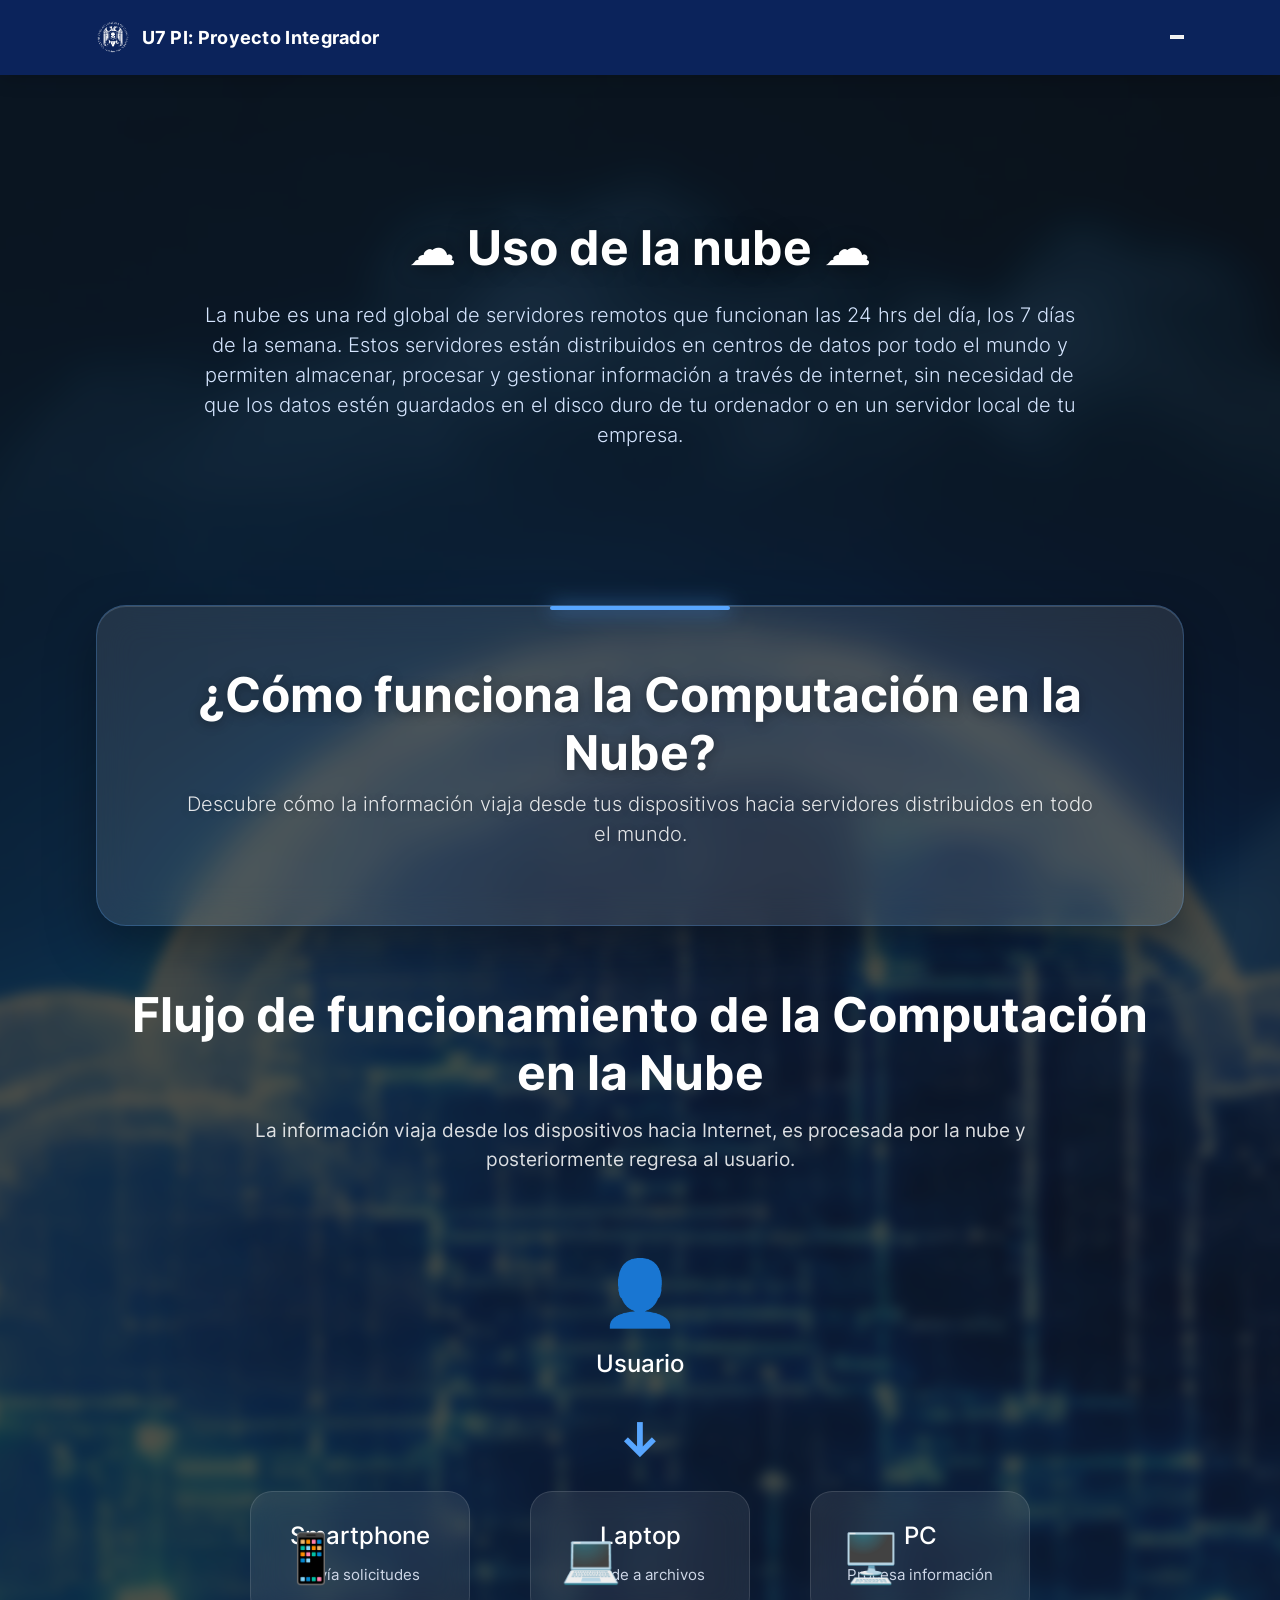
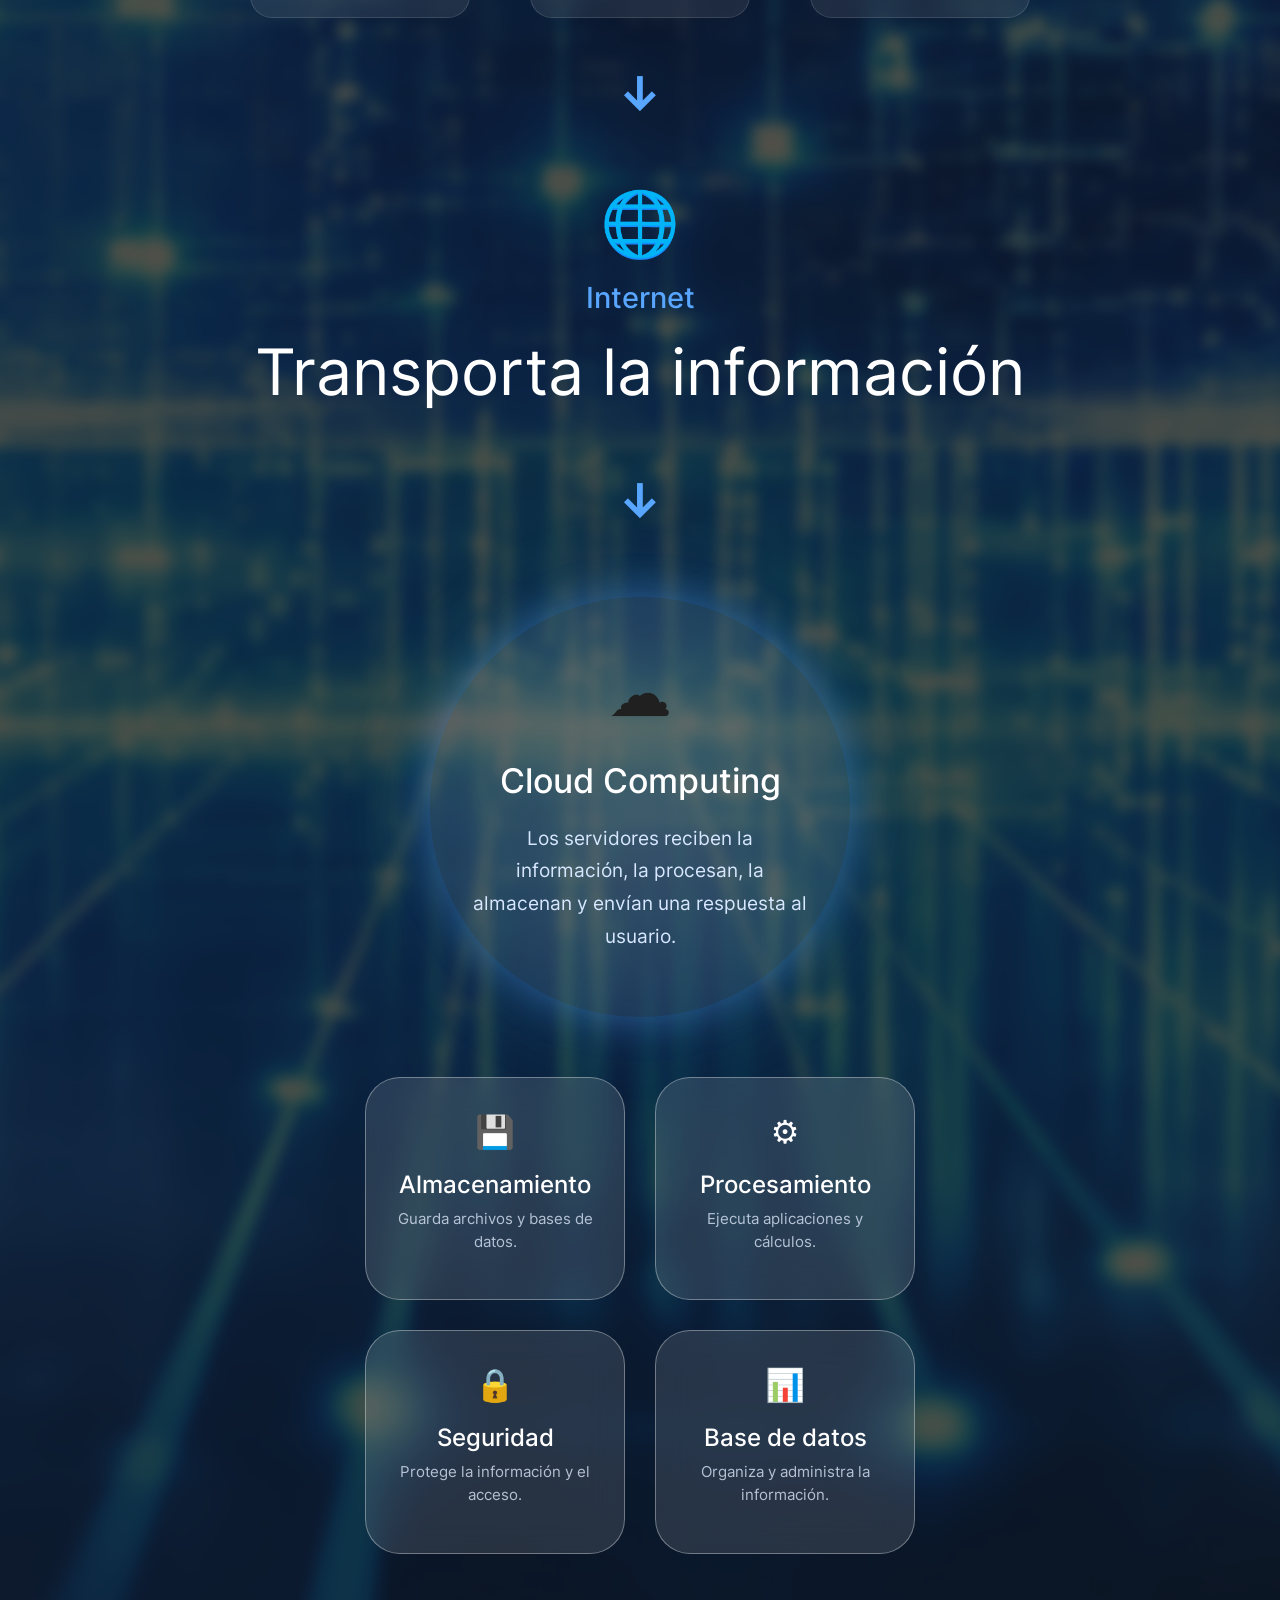
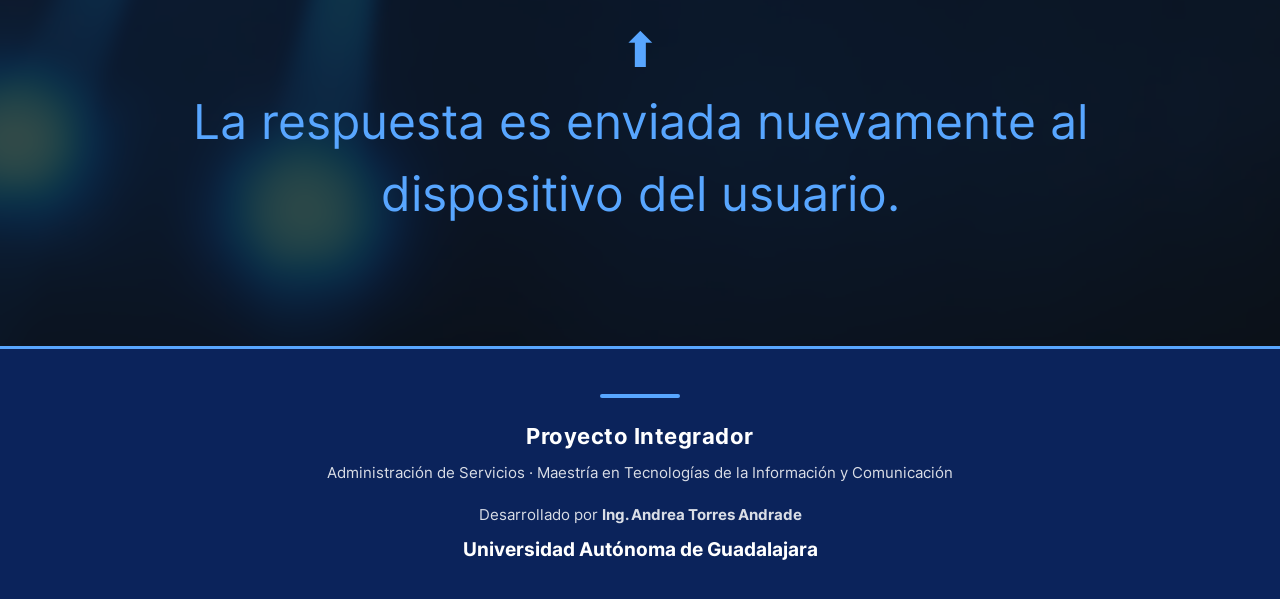
<file: nube.html>
<!doctype html>
<html class="h-100" lang="en">

  <head>
      <meta charset="utf-8">
  <meta name="viewport" content="width=device-width,initial-scale=1,shrink-to-fit=no">
  <meta name="description" content="A well made and handcrafted Bootstrap 5 template">
  <link rel="apple-touch-icon" sizes="180x180" href="img/apple-touch-icon.png">
  <link rel="icon" type="image/png" sizes="32x32" href="uag.png">
  <link rel="icon" type="image/png" sizes="16x16" href="img/uag.png">
  <link rel="icon" type="image/png" sizes="96x96" href="img/uag.png">
  <meta name="author" content="Holger Koenemann">
  <meta name="generator" content="Eleventy v2.0.0">
  <meta name="HandheldFriendly" content="true">
   <title>U7 PI: Proyecto integrador: Elaboración de cuadro comparativo en digital.</title>
  <link rel="stylesheet" href="css/theme.min.css">
  <link rel="stylesheet" href="css/styles.css">

   <style>

/* inter-300 - latin */
@font-face {
  font-family: 'Inter';
  font-style: normal;
  font-weight: 300;
  font-display: swap;
  src: local(''),
       url('fonts/inter-v12-latin-300.woff2') format('woff2'), /* Chrome 26+, Opera 23+, Firefox 39+ */
       url('fonts/inter-v12-latin-300.woff') format('woff'); /* Chrome 6+, Firefox 3.6+, IE 9+, Safari 5.1+ */
}

/* inter-400 - latin */
@font-face {
  font-family: 'Inter';
  font-style: normal;
  font-weight: 400;
  font-display: swap;
  src: local(''),
       url('fonts/inter-v12-latin-regular.woff2') format('woff2'), /* Chrome 26+, Opera 23+, Firefox 39+ */
       url('fonts/inter-v12-latin-regular.woff') format('woff'); /* Chrome 6+, Firefox 3.6+, IE 9+, Safari 5.1+ */
}

@font-face {
  font-family: 'Inter';
  font-style: normal;
  font-weight: 500;
  font-display: swap;
  src: local(''),
       url('fonts/inter-v12-latin-500.woff2') format('woff2'), /* Chrome 26+, Opera 23+, Firefox 39+ */
       url('fonts/inter-v12-latin-500.woff') format('woff'); /* Chrome 6+, Firefox 3.6+, IE 9+, Safari 5.1+ */
}
@font-face {
  font-family: 'Inter';
  font-style: normal;
  font-weight: 700;
  font-display: swap;
  src: local(''),
       url('fonts/inter-v12-latin-700.woff2') format('woff2'), /* Chrome 26+, Opera 23+, Firefox 39+ */
       url('fonts/inter-v12-latin-700.woff') format('woff'); /* Chrome 6+, Firefox 3.6+, IE 9+, Safari 5.1+ */
}

</style>


  </head>

  <body class="  mt-0" data-bs-spy="scroll" data-bs-target="#navScroll">

<nav id="navScroll" class="navbar navbar-expand-lg fixed-top">

    <div class="container">
        <!-- Logo -->
        <a class="navbar-brand d-flex align-items-center" href="index.html">
            <img src="img/logoinv.png"
                alt="Logo"
                class="navbar-logo">

    <span class="fw-bold">
        U7 PI: Proyecto Integrador
    </span>
        </a>
        <!-- Botón hamburguesa -->
        <button class="navbar-toggler"
                type="button"
                data-bs-toggle="collapse"
                data-bs-target="#menuPrincipal"
                aria-controls="menuPrincipal"
                aria-expanded="false"
                aria-label="Mostrar menú">

            <span class="navbar-toggler-icon"></span>

        </button>

        <!-- Menú -->
        <div class="collapse navbar-collapse justify-content-end" id="menuPrincipal">

            <ul class="navbar-nav">

                <li class="nav-item">
                    <a class="nav-link" href="index.html">Inicio</a>
                </li>

                <li class="nav-item">
                    <a class="nav-link" href="index.html#conceptos">Conceptos básicos</a>
                </li>

                <li class="nav-item">
                    <a class="nav-link" href="index.html#comparacion">Comparación de modelos</a>
                </li>

                <li class="nav-item">
                    <a class="nav-link" href="history.html">Evolución tecnológica</a>
                </li>

                <li class="nav-item">
                    <a class="nav-link" href="index.html#servicios">Ejemplos de servicios</a>
                </li>

                <li class="nav-item">
                    <a class="nav-link" href="nube.html">Uso de la nube</a>
                </li>

                <li class="nav-item">
                    <a class="nav-link" href="privacidad.html">Privacidad de datos</a>
                </li>

                <li class="nav-item">
                    <a class="nav-link" href="conclusiones.html">Conclusiones</a>
                </li>

                <li class="nav-item">
                    <a class="nav-link" href="referencias.html">Referencias</a>
                </li>

                <li class="nav-item">
                    <a class="nav-link" href="contacto.html">Contacto</a>
                </li>

                <li class="nav-item">
                    <a class="nav-link" href="actividades.html">Actividades</a>
                </li>

            </ul>

        </div>

    </div>

  </nav>

<main class="privacy-hero">

    <div class="overlay"></div>

    <div class="container">

        <!-- HERO -->

        <div class="row justify-content-center align-items-center text-center hero-section">
               
            <div class="col-lg-10">

                <h1 class="display-2 fw-bold mb-4" data-aos="fade-down">
                  ☁️ Uso de la nube ☁️
                </h1>

                <p class="lead" data-aos="fade-up">
                    La nube es una red global de servidores remotos que funcionan las 24 hrs del día, los 7 días de la semana.
                    Estos servidores están distribuidos en centros de datos por todo el mundo y permiten almacenar, procesar y gestionar información 
                    a través de internet, sin necesidad de que los datos estén guardados en el disco duro de tu ordenador o en un servidor local de tu empresa.                
                </p>

            </div>

        </div>
            <section class="cloud-hero" class="diagram-panel">
            <div class="diagram-panel">
                
                <div class="container text-center">

                    <h1 class="display-2 fw-bold">
                        ¿Cómo funciona la Computación en la Nube?
                    </h1>

                    <p class="lead mt-4">
                        Descubre cómo la información viaja desde tus dispositivos
                        hacia servidores distribuidos en todo el mundo.
                    </p>

                </div>

            </section>
<!--DIAGRAMA -->

            <section class="cloud-diagram">

            <div class="container">

            <h2 class="diagram-title">
                Flujo de funcionamiento de la Computación en la Nube
            </h2>

            <p class="diagram-subtitle">
                La información viaja desde los dispositivos hacia Internet,
                es procesada por la nube y posteriormente regresa al usuario.
            </p>

            <!-- Usuario -->

            <div class="user-block">

                <div class="user-icon">👤</div>

                <h5>Usuario</h5>

            </div>

            <div class="arrow">↓</div>

            <!-- Dispositivos -->

            <div class="devices">

                <div class="device">

                    <div class="icon">📱</div>

                    <h5>Smartphone</h5>

                    <span>Envía solicitudes</span>

                </div>

                <div class="device">

                    <div class="icon">💻</div>

                    <h5>Laptop</h5>

                    <span>Accede a archivos</span>

                </div>

                <div class="device">

                    <div class="icon">🖥</div>

                    <h5>PC</h5>

                    <span>Procesa información</span>

                </div>

            </div>

            <div class="arrow">↓</div>

            <!-- Internet -->

            <div class="internet">

            🌐

            <h4>Internet</h4>

            <p>Transporta la información</p>

            </div>

            <div class="arrow">↓</div>

            <!-- Cloud -->

            <div class="cloud">

            <div class="cloud-icon">

            ☁

            </div>

            <h3>Cloud Computing</h3>

            <p>

            Los servidores reciben la información, la procesan,
            la almacenan y envían una respuesta al usuario.

            </p>

            </div>

            <!-- Servicios -->

            <div class="services">

            <div class="service-card">

            💾

            <h5>Almacenamiento</h5>

            <p>Guarda archivos y bases de datos.</p>

            </div>

            <div class="service-card">

            ⚙

            <h5>Procesamiento</h5>

            <p>Ejecuta aplicaciones y cálculos.</p>

            </div>

            <div class="service-card">

            🔒

            <h5>Seguridad</h5>

            <p>Protege la información y el acceso.</p>

            </div>

            <div class="service-card">

            📊

            <h5>Base de datos</h5>

            <p>Organiza y administra la información.</p>

            </div>

            </div>

            <div class="response">

            ⬆

            <p>

            La respuesta es enviada nuevamente
            al dispositivo del usuario.

            </p>

            </div>

            </div>

            </section>

    </div>

</main>

<footer class="footer">

    <div class="container">

        <div class="footer-content">

            <h5>Proyecto Integrador</h5>

            <p>
                Administración de Servicios · Maestría en Tecnologías de la Información y Comunicación
            </p>

            <p class="footer-author">
                Desarrollado por <strong>Ing. Andrea Torres Andrade</strong>
            </p>

            <a href="https://www.uag.mx/" target="_blank">
                Universidad Autónoma de Guadalajara
            </a>

        </div>

    </div>

</footer>








<script src="js/bootstrap.bundle.min.js"></script>
<script src="js/aos.js"></script>
<script>
AOS.init({
 duration: 800, // values from 0 to 3000, with step 50ms
});
</script>
<script>
  let scrollpos = window.scrollY
  const header = document.querySelector(".navbar")
  const header_height = header.offsetHeight

  const add_class_on_scroll = () => header.classList.add("scrolled", "shadow-sm")
  const remove_class_on_scroll = () => header.classList.remove("scrolled", "shadow-sm")

  window.addEventListener('scroll', function() {
    scrollpos = window.scrollY;

    if (scrollpos >= header_height) { add_class_on_scroll() }
    else { remove_class_on_scroll() }

    console.log(scrollpos)
  })
</script>

  </body>
</html>
</file>
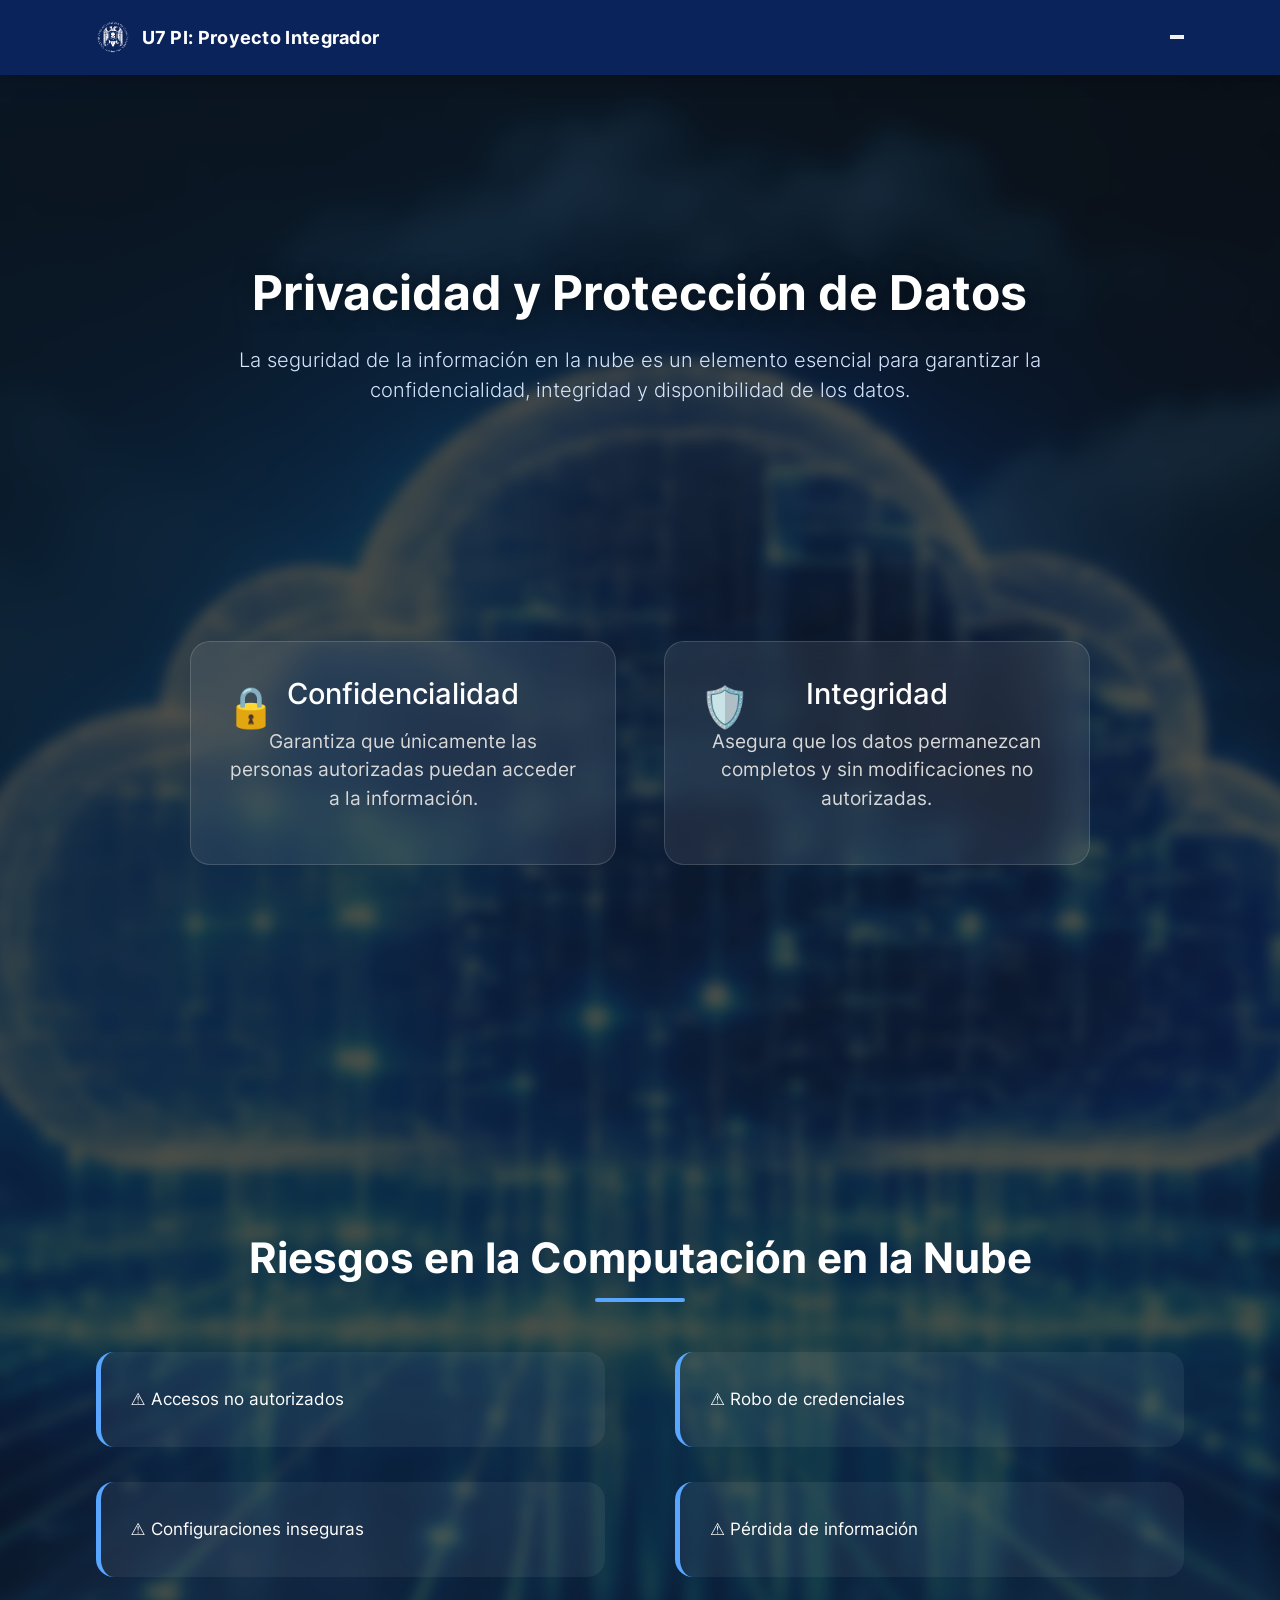
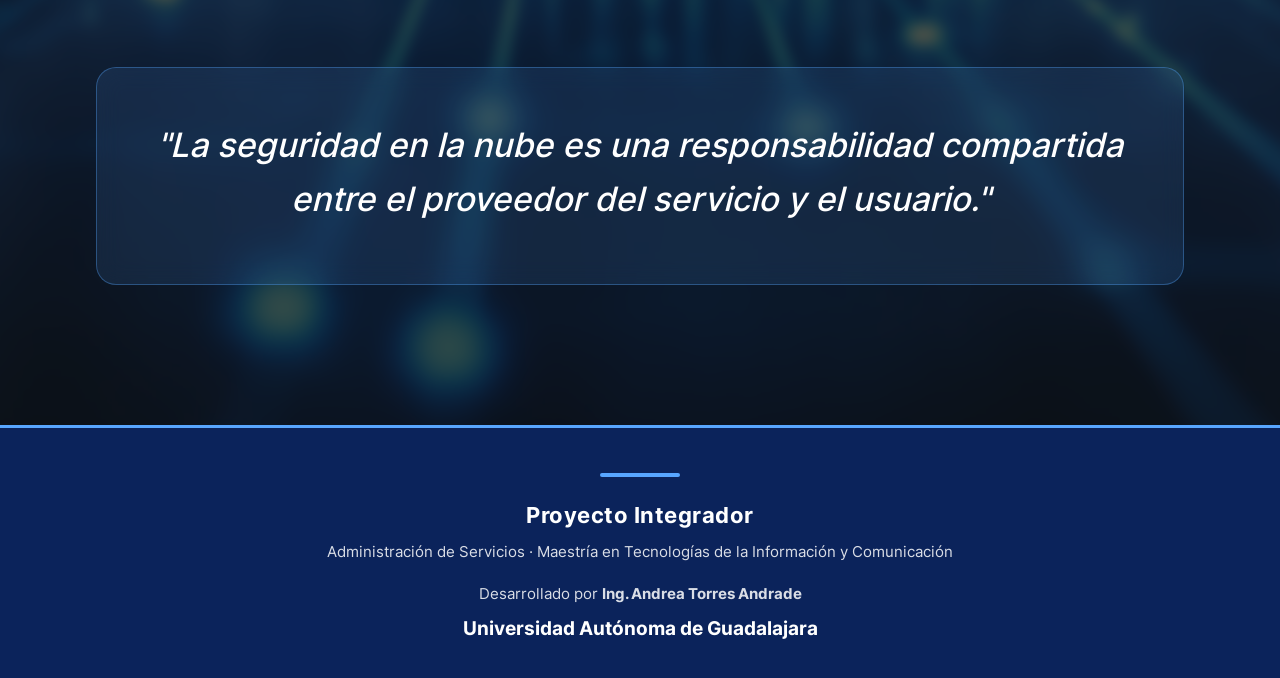
<file: privacidad.html>
<!doctype html>
<html class="h-100" lang="en">

  <head>
      <meta charset="utf-8">
  <meta name="viewport" content="width=device-width,initial-scale=1,shrink-to-fit=no">
  <meta name="description" content="A well made and handcrafted Bootstrap 5 template">
  <link rel="apple-touch-icon" sizes="180x180" href="img/apple-touch-icon.png">
  <link rel="icon" type="image/png" sizes="32x32" href="uag.png">
  <link rel="icon" type="image/png" sizes="16x16" href="img/uag.png">
  <link rel="icon" type="image/png" sizes="96x96" href="img/uag.png">
  <meta name="author" content="Holger Koenemann">
  <meta name="generator" content="Eleventy v2.0.0">
  <meta name="HandheldFriendly" content="true">
   <title>U7 PI: Proyecto integrador: Elaboración de cuadro comparativo en digital.</title>
  <link rel="stylesheet" href="css/theme.min.css">
  <link rel="stylesheet" href="css/styles.css">

   <style>

/* inter-300 - latin */
@font-face {
  font-family: 'Inter';
  font-style: normal;
  font-weight: 300;
  font-display: swap;
  src: local(''),
       url('fonts/inter-v12-latin-300.woff2') format('woff2'), /* Chrome 26+, Opera 23+, Firefox 39+ */
       url('fonts/inter-v12-latin-300.woff') format('woff'); /* Chrome 6+, Firefox 3.6+, IE 9+, Safari 5.1+ */
}

/* inter-400 - latin */
@font-face {
  font-family: 'Inter';
  font-style: normal;
  font-weight: 400;
  font-display: swap;
  src: local(''),
       url('fonts/inter-v12-latin-regular.woff2') format('woff2'), /* Chrome 26+, Opera 23+, Firefox 39+ */
       url('fonts/inter-v12-latin-regular.woff') format('woff'); /* Chrome 6+, Firefox 3.6+, IE 9+, Safari 5.1+ */
}

@font-face {
  font-family: 'Inter';
  font-style: normal;
  font-weight: 500;
  font-display: swap;
  src: local(''),
       url('fonts/inter-v12-latin-500.woff2') format('woff2'), /* Chrome 26+, Opera 23+, Firefox 39+ */
       url('fonts/inter-v12-latin-500.woff') format('woff'); /* Chrome 6+, Firefox 3.6+, IE 9+, Safari 5.1+ */
}
@font-face {
  font-family: 'Inter';
  font-style: normal;
  font-weight: 700;
  font-display: swap;
  src: local(''),
       url('fonts/inter-v12-latin-700.woff2') format('woff2'), /* Chrome 26+, Opera 23+, Firefox 39+ */
       url('fonts/inter-v12-latin-700.woff') format('woff'); /* Chrome 6+, Firefox 3.6+, IE 9+, Safari 5.1+ */
}

</style>


  </head>

  <body class="  mt-0" data-bs-spy="scroll" data-bs-target="#navScroll">

<nav id="navScroll" class="navbar navbar-expand-lg fixed-top">

    <div class="container">
        <!-- Logo -->
        <a class="navbar-brand d-flex align-items-center" href="index.html">
            <img src="img/logoinv.png"
                alt="Logo"
                class="navbar-logo">

    <span class="fw-bold">
        U7 PI: Proyecto Integrador
    </span>
        </a>
        <!-- Botón hamburguesa -->
        <button class="navbar-toggler"
                type="button"
                data-bs-toggle="collapse"
                data-bs-target="#menuPrincipal"
                aria-controls="menuPrincipal"
                aria-expanded="false"
                aria-label="Mostrar menú">

            <span class="navbar-toggler-icon"></span>

        </button>

        <!-- Menú -->
        <div class="collapse navbar-collapse justify-content-end" id="menuPrincipal">

            <ul class="navbar-nav">

                <li class="nav-item">
                    <a class="nav-link" href="index.html">Inicio</a>
                </li>

                <li class="nav-item">
                    <a class="nav-link" href="index.html#conceptos">Conceptos básicos</a>
                </li>

                <li class="nav-item">
                    <a class="nav-link" href="index.html#comparacion">Comparación de modelos</a>
                </li>

                <li class="nav-item">
                    <a class="nav-link" href="history.html">Evolución tecnológica</a>
                </li>

                <li class="nav-item">
                    <a class="nav-link" href="index.html#servicios">Ejemplos de servicios</a>
                </li>

                <li class="nav-item">
                    <a class="nav-link" href="nube.html">Uso de la nube</a>
                </li>

                <li class="nav-item">
                    <a class="nav-link" href="privacidad.html">Privacidad de datos</a>
                </li>

                <li class="nav-item">
                    <a class="nav-link" href="conclusiones.html">Conclusiones</a>
                </li>

                <li class="nav-item">
                    <a class="nav-link" href="referencias.html">Referencias</a>
                </li>

                <li class="nav-item">
                    <a class="nav-link" href="contacto.html">Contacto</a>
                </li>

                <li class="nav-item">
                    <a class="nav-link" href="actividades.html">Actividades</a>
                </li>

            </ul>

        </div>

    </div>

  </nav>
<main class="privacy-hero">

    <div class="overlay"></div>

    <div class="container">

        <!-- HERO -->

        <div class="row justify-content-center align-items-center text-center hero-section">

            <div class="col-lg-10">

                <h1 class="display-2 fw-bold mb-4" data-aos="fade-down">
                    Privacidad y Protección de Datos
                </h1>

                <p class="lead" data-aos="fade-up">
                    La seguridad de la información en la nube es un elemento esencial para garantizar la
                    confidencialidad, integridad y disponibilidad de los datos.
                </p>

            </div>

        </div>

        <!-- PRINCIPIOS -->

        <div class="row mt-5 g-5 justify-content-center">

            <div class="col-sm-10 col-md-6 col-lg-5 col-xl-3 d-flex">

                <div class="security-card" data-aos="zoom-in">

                    <div class="icon">🔒</div>

                    <h4>Confidencialidad</h4>

                    <p>
                        Garantiza que únicamente las personas autorizadas puedan acceder a la información.
                    </p>

                </div>

            </div>

            <div class="col-sm-10 col-md-6 col-lg-5 col-xl-3 d-flex">

                <div class="security-card" data-aos="zoom-in" data-aos-delay="100">

                    <div class="icon">🛡️</div>

                    <h4>Integridad</h4>

                    <p>
                        Asegura que los datos permanezcan completos y sin modificaciones no autorizadas.
                    </p>

                </div>

            </div>

            <div class="col-sm-10 col-md-6 col-lg-5 col-xl-3 d-flex">

                <div class="security-card" data-aos="zoom-in" data-aos-delay="200">

                    <div class="icon">☁️</div>

                    <h4>Disponibilidad</h4>

                    <p>
                        Los servicios y la información deben encontrarse disponibles cuando se requieran.
                    </p>

                </div>

            </div>

            <div class="col-sm-10 col-md-6 col-lg-5 col-xl-3 d-flex">

                <div class="security-card" data-aos="zoom-in" data-aos-delay="300">

                    <div class="icon">📜</div>

                    <h4>Cumplimiento</h4>

                    <p>
                        Cumplir estándares y normativas fortalece la protección y gestión de los datos.
                    </p>

                </div>

            </div>

        </div>

        <!-- RIESGOS -->

        <section class="mt-5 pt-5">

            <h2 class="section-title text-center mb-5">
                Riesgos en la Computación en la Nube
            </h2>

            <div class=" risk-grid">

                    <div class="risk-card">
                        ⚠ Accesos no autorizados
                    </div>


                    <div class="risk-card">
                        ⚠ Robo de credenciales
                    </div>

                    <div class="risk-card">
                        ⚠ Configuraciones inseguras
                    </div>


                    <div class="risk-card">
                        ⚠ Pérdida de información
                    </div>

            </div>

        </section>

        <!-- FRASE -->

        <section class="quote-section">

            <div class="quote-card">

                <h3>
                    "La seguridad en la nube es una responsabilidad compartida entre el proveedor del servicio y el usuario."
                </h3>

            </div>

        </section>

    </div>

</main>

<footer class="footer">

    <div class="container">

        <div class="footer-content">

            <h5>Proyecto Integrador</h5>

            <p>
                Administración de Servicios · Maestría en Tecnologías de la Información y Comunicación
            </p>

            <p class="footer-author">
                Desarrollado por <strong>Ing. Andrea Torres Andrade</strong>
            </p>

            <a href="https://www.uag.mx/" target="_blank">
                Universidad Autónoma de Guadalajara
            </a>

        </div>

    </div>

</footer>








<script src="js/bootstrap.bundle.min.js"></script>
<script src="js/aos.js"></script>
<script>
AOS.init({
 duration: 800, // values from 0 to 3000, with step 50ms
});
</script>
<script>
  let scrollpos = window.scrollY
  const header = document.querySelector(".navbar")
  const header_height = header.offsetHeight

  const add_class_on_scroll = () => header.classList.add("scrolled", "shadow-sm")
  const remove_class_on_scroll = () => header.classList.remove("scrolled", "shadow-sm")

  window.addEventListener('scroll', function() {
    scrollpos = window.scrollY;

    if (scrollpos >= header_height) { add_class_on_scroll() }
    else { remove_class_on_scroll() }

    console.log(scrollpos)
  })
</script>

  </body>
</html>
</file>
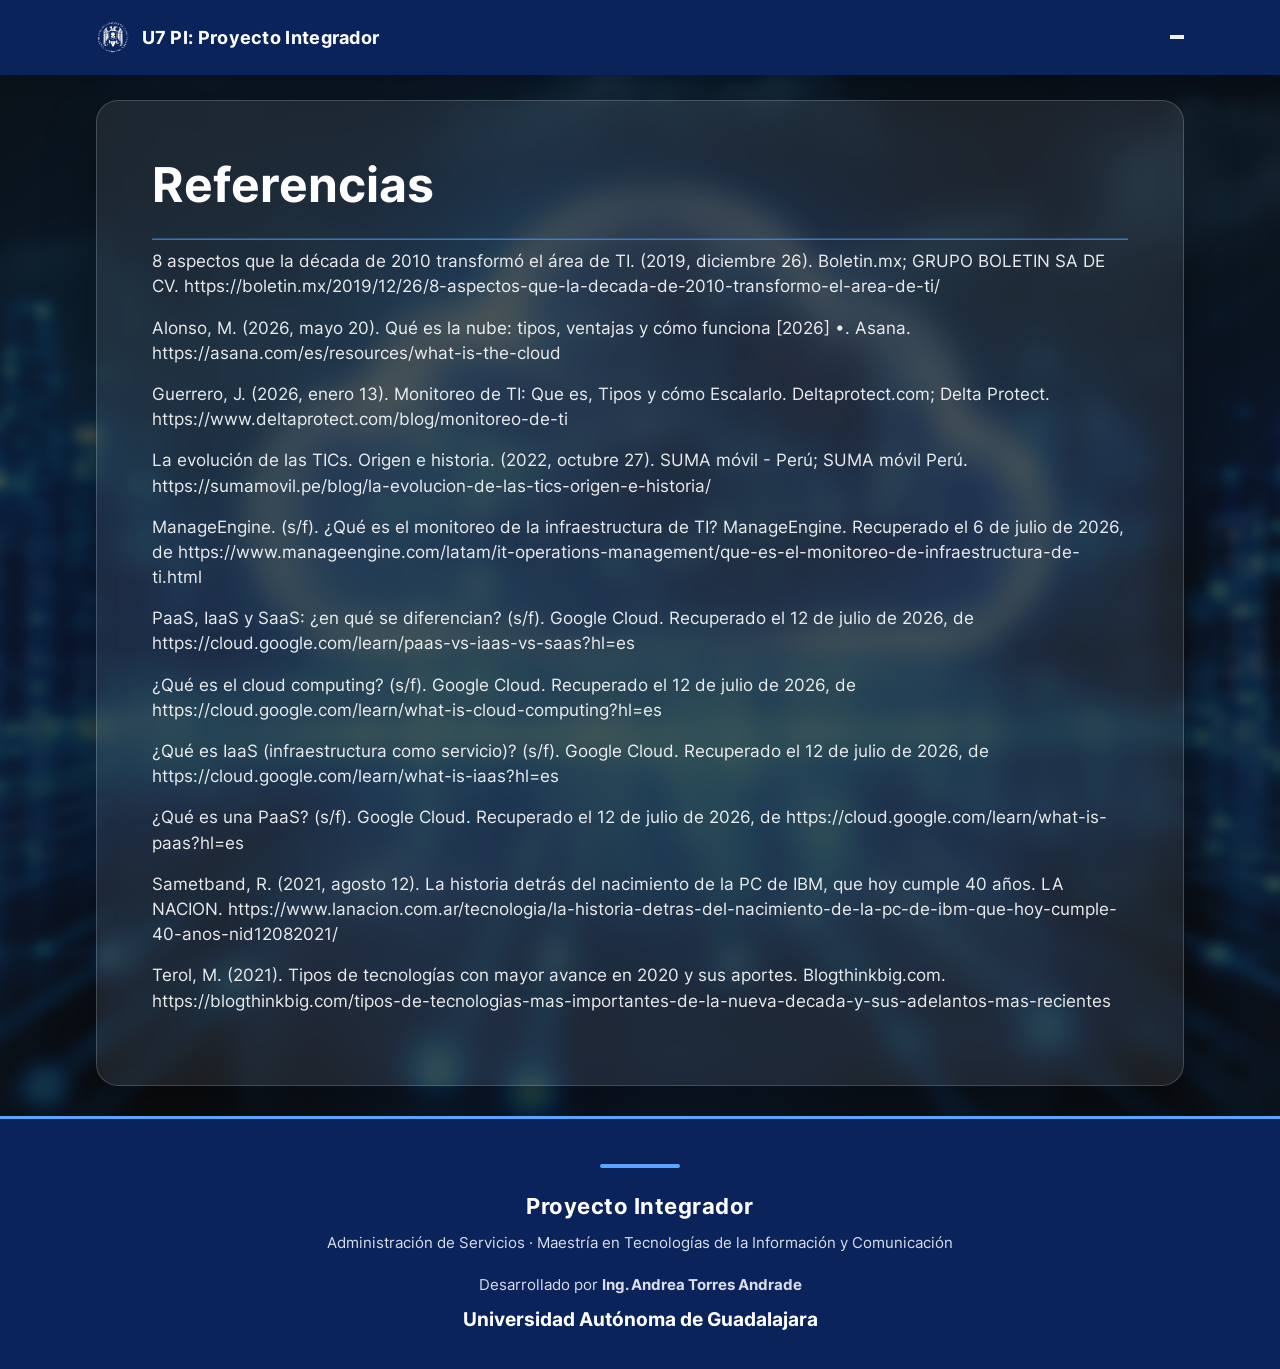
<file: referencias.html>
<!doctype html>
<html class="h-100" lang="en">

  <head>
      <meta charset="utf-8">
  <meta name="viewport" content="width=device-width,initial-scale=1,shrink-to-fit=no">
  <meta name="description" content="A well made and handcrafted Bootstrap 5 template">
  <link rel="apple-touch-icon" sizes="180x180" href="img/apple-touch-icon.png">
  <link rel="icon" type="image/png" sizes="32x32" href="uag.png">
  <link rel="icon" type="image/png" sizes="16x16" href="img/uag.png">
  <link rel="icon" type="image/png" sizes="96x96" href="img/uag.png">
  <meta name="author" content="Holger Koenemann">
  <meta name="generator" content="Eleventy v2.0.0">
  <meta name="HandheldFriendly" content="true">
   <title>U7 PI: Proyecto integrador: Elaboración de cuadro comparativo en digital.</title>
  <link rel="stylesheet" href="css/theme.min.css">
  <link rel="stylesheet" href="css/styles.css">

   <style>

/* inter-300 - latin */
@font-face {
  font-family: 'Inter';
  font-style: normal;
  font-weight: 300;
  font-display: swap;
  src: local(''),
       url('fonts/inter-v12-latin-300.woff2') format('woff2'), /* Chrome 26+, Opera 23+, Firefox 39+ */
       url('fonts/inter-v12-latin-300.woff') format('woff'); /* Chrome 6+, Firefox 3.6+, IE 9+, Safari 5.1+ */
}

/* inter-400 - latin */
@font-face {
  font-family: 'Inter';
  font-style: normal;
  font-weight: 400;
  font-display: swap;
  src: local(''),
       url('fonts/inter-v12-latin-regular.woff2') format('woff2'), /* Chrome 26+, Opera 23+, Firefox 39+ */
       url('fonts/inter-v12-latin-regular.woff') format('woff'); /* Chrome 6+, Firefox 3.6+, IE 9+, Safari 5.1+ */
}

@font-face {
  font-family: 'Inter';
  font-style: normal;
  font-weight: 500;
  font-display: swap;
  src: local(''),
       url('fonts/inter-v12-latin-500.woff2') format('woff2'), /* Chrome 26+, Opera 23+, Firefox 39+ */
       url('fonts/inter-v12-latin-500.woff') format('woff'); /* Chrome 6+, Firefox 3.6+, IE 9+, Safari 5.1+ */
}
@font-face {
  font-family: 'Inter';
  font-style: normal;
  font-weight: 700;
  font-display: swap;
  src: local(''),
       url('fonts/inter-v12-latin-700.woff2') format('woff2'), /* Chrome 26+, Opera 23+, Firefox 39+ */
       url('fonts/inter-v12-latin-700.woff') format('woff'); /* Chrome 6+, Firefox 3.6+, IE 9+, Safari 5.1+ */
}

</style>


  </head>

  <body class="  mt-0" data-bs-spy="scroll" data-bs-target="#navScroll">

<nav id="navScroll" class="navbar navbar-expand-lg fixed-top">

    <div class="container">
        <!-- Logo -->
        <a class="navbar-brand d-flex align-items-center" href="index.html">
            <img src="img/logoinv.png"
                alt="Logo"
                class="navbar-logo">

    <span class="fw-bold">
        U7 PI: Proyecto Integrador
    </span>
        </a>
        <!-- Botón hamburguesa -->
        <button class="navbar-toggler"
                type="button"
                data-bs-toggle="collapse"
                data-bs-target="#menuPrincipal"
                aria-controls="menuPrincipal"
                aria-expanded="false"
                aria-label="Mostrar menú">

            <span class="navbar-toggler-icon"></span>

        </button>

        <!-- Menú -->
        <div class="collapse navbar-collapse justify-content-end" id="menuPrincipal">

            <ul class="navbar-nav">

                <li class="nav-item">
                    <a class="nav-link" href="index.html">Inicio</a>
                </li>

                <li class="nav-item">
                    <a class="nav-link" href="index.html#conceptos">Conceptos básicos</a>
                </li>

                <li class="nav-item">
                    <a class="nav-link" href="index.html#comparacion">Comparación de modelos</a>
                </li>

                <li class="nav-item">
                    <a class="nav-link" href="history.html">Evolución tecnológica</a>
                </li>

                <li class="nav-item">
                    <a class="nav-link" href="index.html#servicios">Ejemplos de servicios</a>
                </li>

                <li class="nav-item">
                    <a class="nav-link" href="nube.html">Uso de la nube</a>
                </li>

                <li class="nav-item">
                    <a class="nav-link" href="privacidad.html">Privacidad de datos</a>
                </li>

                <li class="nav-item">
                    <a class="nav-link" href="conclusiones.html">Conclusiones</a>
                </li>

                <li class="nav-item">
                    <a class="nav-link" href="referencias.html">Referencias</a>
                </li>

                <li class="nav-item">
                    <a class="nav-link" href="contacto.html">Contacto</a>
                </li>

                <li class="nav-item">
                    <a class="nav-link" href="actividades.html">Actividades</a>
                </li>

            </ul>

        </div>

    </div>

  </nav>

<main class="contact-hero">

    <div class="overlay"></div>

    <div class="container">

        <div class="row justify-content-center align-items-center ">

            <div class="col-lg-8">

                <div class="contact-card" data-aos="zoom-in">

                    <h1 class="display-3 fw-bold mb-4">
                        
                        Referencias
                    </h1>

                    <hr>

                    <p>
                        8 aspectos que la década de 2010 transformó el área de TI. (2019, diciembre 26). Boletin.mx; GRUPO BOLETIN SA DE CV. https://boletin.mx/2019/12/26/8-aspectos-que-la-decada-de-2010-transformo-el-area-de-ti/
                    </p>
                    <p>
                        Alonso, M. (2026, mayo 20). Qué es la nube: tipos, ventajas y cómo funciona [2026] •. Asana. https://asana.com/es/resources/what-is-the-cloud
                    </p>
                    <p>
                        Guerrero, J. (2026, enero 13). Monitoreo de TI: Que es, Tipos y cómo Escalarlo. Deltaprotect.com; Delta Protect. https://www.deltaprotect.com/blog/monitoreo-de-ti
                    </p>
                    <p> La evolución de las TICs. Origen e historia. (2022, octubre 27). SUMA móvil - Perú; SUMA móvil Perú. https://sumamovil.pe/blog/la-evolucion-de-las-tics-origen-e-historia/

                    </p>
                    <p> ManageEngine. (s/f). ¿Qué es el monitoreo de la infraestructura de TI? ManageEngine. Recuperado el 6 de julio de 2026, de https://www.manageengine.com/latam/it-operations-management/que-es-el-monitoreo-de-infraestructura-de-ti.html

                    </p>

                    <p>PaaS, IaaS y SaaS: ¿en qué se diferencian? (s/f). Google Cloud. Recuperado el 12 de julio de 2026, de https://cloud.google.com/learn/paas-vs-iaas-vs-saas?hl=es
                         </p>
                    <p>¿Qué es el cloud computing? (s/f). Google Cloud. Recuperado el 12 de julio de 2026, de https://cloud.google.com/learn/what-is-cloud-computing?hl=es
                        </p>
                    <p>¿Qué es IaaS (infraestructura como servicio)? (s/f). Google Cloud. Recuperado el 12 de julio de 2026, de https://cloud.google.com/learn/what-is-iaas?hl=es
                        </p>
                    <p>¿Qué es una PaaS? (s/f). Google Cloud. Recuperado el 12 de julio de 2026, de https://cloud.google.com/learn/what-is-paas?hl=es
                        </p>
                    <p>Sametband, R. (2021, agosto 12). La historia detrás del nacimiento de la PC de IBM, que hoy cumple 40 años. LA NACION. https://www.lanacion.com.ar/tecnologia/la-historia-detras-del-nacimiento-de-la-pc-de-ibm-que-hoy-cumple-40-anos-nid12082021/
                        </p>
                    <p>Terol, M. (2021). Tipos de tecnologías con mayor avance en 2020 y sus aportes. Blogthinkbig.com. https://blogthinkbig.com/tipos-de-tecnologias-mas-importantes-de-la-nueva-decada-y-sus-adelantos-mas-recientes
                     </p>
                </div>

            </div>

        </div>

    </div>

</main>

<footer class="footer">

    <div class="container">

        <div class="footer-content">

            <h5>Proyecto Integrador</h5>

            <p>
                Administración de Servicios · Maestría en Tecnologías de la Información y Comunicación
            </p>

            <p class="footer-author">
                Desarrollado por <strong>Ing. Andrea Torres Andrade</strong>
            </p>

            <a href="https://www.uag.mx/" target="_blank">
                Universidad Autónoma de Guadalajara
            </a>

        </div>

    </div>

</footer>








<script src="js/bootstrap.bundle.min.js"></script>
<script src="js/aos.js"></script>
<script>
AOS.init({
 duration: 800, // values from 0 to 3000, with step 50ms
});
</script>
<script>
  let scrollpos = window.scrollY
  const header = document.querySelector(".navbar")
  const header_height = header.offsetHeight

  const add_class_on_scroll = () => header.classList.add("scrolled", "shadow-sm")
  const remove_class_on_scroll = () => header.classList.remove("scrolled", "shadow-sm")

  window.addEventListener('scroll', function() {
    scrollpos = window.scrollY;

    if (scrollpos >= header_height) { add_class_on_scroll() }
    else { remove_class_on_scroll() }

    console.log(scrollpos)
  })
</script>

  </body>
</html>
</file>
<file: css/styles.css>
/*==========================
  Barra navegación
==========================*/

.navbar{

    background:#0b235b;

    backdrop-filter:blur(10px);

    -webkit-backdrop-filter:blur(10px);

    transition:.35s ease;

    padding:16px 0;

    box-shadow:0 4px 18px rgba(0,0,0,.18);
    

}

.navbar-brand{

    color:#fff !important;

    font-size:1.15rem;

    font-weight:700;

    letter-spacing:.3px;

}

.navbar-logo{

    width:34px;

    height:34px;

    object-fit:contain;

}

.navbar-nav{

    gap:.35rem;

}

.nav-link{

    color:#ffffff !important;

    font-weight:500;

    padding:.6rem 1rem !important;

    border-radius:8px;

    transition:.3s;

}

.nav-link:hover{

    background:rgba(255,255,255,.15);

    color:#fff !important;

}

.navbar-toggler{

    border:1px solid rgba(255,255,255,.35);

}

.navbar-toggler:focus{

    box-shadow:none;

}

.navbar.scrolled{

    background:#163C97;

    padding:12px 0;

    box-shadow:0 8px 24px rgba(0,0,0,.35);

}

/*==========================
        LOGO NAVBAR
==========================*/

.navbar-logo{
    width: 40;      /* Ancho del logo */
    height: 40;     /* Alto del logo */
    object-fit: contain;
    margin-right: 12px;
    transition: transform .3s ease;
}

.navbar-logo:hover{
    transform: scale(1.08);
}

/*==========================
        MAIN
==========================*/
body{

    margin:0;

    padding:0;

    overflow-x:hidden;
}

main{

    margin:0;
    

    padding:0;
}

.contact-hero{

    margin:0;

    padding:0;
    
    min-height:calc(100vh - 150px);

    position:relative;

    min-height:100vh;

    display:flex;

    align-items:center;

    justify-content:center;

    overflow:hidden;

    background:url("../img/cloud.png") center center/cover no-repeat;

}

.contact-hero::before{

    content:"";

    position:absolute;

    inset:0;

    background:inherit;

    filter:blur(5px);

    transform:scale(1.08);

}

.overlay{

    position:absolute;

    inset:0;

    background:rgba(7,17,31,.55);

}

.contact-card{

    position:relative;

    margin-top: 100px;

    margin-bottom: 30px;

    z-index:2;

    background:rgba(255,255,255,.08);

    backdrop-filter:blur(14px);

    -webkit-backdrop-filter:blur(14px);

    border:1px solid rgba(255,255,255,.18);

    border-radius:22px;

    padding:55px;

    color:#fff;

    box-shadow:0 20px 50px rgba(0,0,0,.35);

}

.contact-card h1{

    color:#ffffff;

}

.contact-card hr{

    border-color:rgba(88,166,255,.6);

    opacity:1;

}

.contact-card strong{

    color:#58A6FF;

}

.contact-card p{

    font-size:1.05rem;

    color:rgba(255,255,255,.9);

}
/*==========================
        footer
==========================*/

.footer{

    background:#0b235b;

    color:#ffffff;

    margin-top:0px;

    padding:45px 0 35px;

    border-top:3px solid #58A6FF;

}

.footer-content{

    text-align:center;

}

.footer h5{

    font-size:1.4rem;

    font-weight:700;

    margin-bottom:12px;

    letter-spacing:.5px;

}

.footer p{

    color:rgba(255,255,255,.85);

    margin-bottom:8px;

    font-size:.95rem;

}

.footer-author{

    margin:20px 0;

}

.footer a{

    color:#ffffff;

    text-decoration:none;

    font-weight:600;

    transition:.3s;

}

.footer a:hover{

    color:#9ED0FF;

    text-decoration:none;

}

.footer::before{

    content:"";

    display:block;

    width:80px;

    height:4px;

    background:#58A6FF;

    margin:0 auto 25px;

    border-radius:20px;

}


/*==================================
Pagina 7  PRIVACIDAD
===================================*/

.privacy-hero{

    position:relative;

    background:url("../img/cloud.png") center center/cover no-repeat;

    overflow:hidden;

    padding:140px 0 100px;

}

.privacy-hero::before{

    content:"";

    position:absolute;

    inset:0;

    background:inherit;

    filter:blur(6px);

    transform:scale(1.05);

}

.overlay{

    position:absolute;

    inset:0;

    background:rgba(15, 13, 3, 0.72);

}

.container{

    position:relative;

    z-index:2;

}

.hero-section{

    min-height:45vh;

}

.hero-section h1{

    color:white;

    text-shadow:0 0 20px rgba(0,0,0,.5);

}

.hero-section p{

    color:#d6e6ff;

    font-size:1.25rem;

}

/*============================*/

.security-card{

    background:rgba(255,255,255,.08);

    backdrop-filter:blur(14px);

    border:1px solid rgba(255,255,255,.15);

    border-radius:20px;

    padding:35px;

    height:100%;

    text-align:center;

    transition:.35s;

}

.security-card:hover{

    transform:translateY(-10px);

    border-color:#58A6FF;

    box-shadow:0 15px 35px rgba(0,0,0,.35);

}

.icon{

    font-size:3rem;

    margin-bottom:20px;

}

.security-card h4{

    color:white;

    margin-bottom:15px;

}

.security-card p{

    color:#d7d7d7;

}

/*============================*/

.section-title{

    color:white;

    font-weight:700;

    margin-bottom:50px;

}

.section-title::after{

    content:"";

    display:block;

    width:90px;

    height:4px;

    background:#58A6FF;

    margin:15px auto 0;

    border-radius:30px;

}

/*============================*/

.risk-card{

    background:rgba(255,255,255,.06);

    border-left:5px solid #58A6FF;

    padding:22px 28px;

    border-radius:15px;

    color:white;

    font-size:1.05rem;

    transition:.3s;

}

.risk-card:hover{

    background:rgba(88,166,255,.12);

    transform:translateX(8px);

}

/*============================*/

.quote-section{

    margin-top:90px;

    margin-bottom:40px;

}

.quote-card{

    background:rgba(88,166,255,.12);

    border:1px solid rgba(88,166,255,.35);

    border-radius:20px;

    padding:50px;

    text-align:center;

    backdrop-filter:blur(12px);

}

.quote-card h3{

    color:white;

    font-style:italic;

    line-height:1.6;

}

.risk-card{

    padding:30px;

    border-radius:20px;

    min-height:95px;

    display:flex;

    align-items:center;

}

.section-title{

    margin-bottom:70px;

}

.risk-grid{

    display:grid;

    grid-template-columns:repeat(2,1fr);

    gap:35px 70px;   /* 35 vertical, 70 horizontal */

    margin-top:50px;

}

.risk-card{

    background:rgba(255,255,255,.06);

    border-left:5px solid #58A6FF;

    border-radius:18px;

    padding:28px 30px;

    min-height:95px;

    display:flex;

    align-items:center;

    transition:.35s;

}

.risk-card:hover{

    transform:translateX(8px);

    background:rgba(88,166,255,.10);

}


/*==================================
Pagina 6  nube
===================================*/

/*dispositivos*/
.devices{

display:flex;

justify-content:center;

gap:60px;

margin-bottom:40px;

flex-wrap:wrap;

}

.device{

width:220px;

padding:30px;

background:rgba(255,255,255,.08);

backdrop-filter:blur(15px);

border-radius:22px;

text-align:center;

transition:.35s;

border:1px solid rgba(255,255,255,.12);

}

.device:hover{

transform:translateY(-8px);

box-shadow:0 15px 35px rgba(88,166,255,.35);

}

.device .icon{

font-size:3rem;

margin-bottom:15px;

}

.device h5{

color:white;

}

.device span{

color:#cfd8e8;

font-size:.95rem;

}

/*Internet*/
.internet{

text-align:center;

margin:45px 0;

}

.internet{

font-size:4rem;

color:#58A6FF;

}

.internet h4{

color:#58A6FF;

margin-top:10px;

}

.internet p{

color:white;

}

/*nube*/
.cloud{

width:420px;

height:420px;

margin:60px auto;

border-radius:50%;

background:radial-gradient(circle,
rgba(255,255,255,.20),
rgba(88,166,255,.10));

display:flex;

flex-direction:column;

justify-content:center;

align-items:center;

padding:40px;

text-align:center;

box-shadow:

0 0 40px rgba(88,166,255,.35),

0 0 90px rgba(88,166,255,.20);

animation:floating 6s infinite;

}

.cloud-icon{

font-size:4rem;

margin-bottom:20px;

}

.cloud h3{

color:white;

margin-bottom:20px;

}

.cloud p{

color:#d7e7ff;

line-height:1.7;

}

/*servicios*/
.services{

display:grid;

grid-template-columns:repeat(2,260px);

justify-content:center;

gap:30px;

margin-top:60px;

}

.service-card{

background:rgba(255,255,255,.08);

border-radius:20px;

padding:25px;

text-align:center;

backdrop-filter:blur(10px);

transition:.35s;

}

.service-card:hover{

transform:translateY(-8px);

background:rgba(88,166,255,.15);

}

.service-card{

font-size:2rem;

}

.service-card h5{

margin-top:15px;

color:white;

}

.service-card p{

color:#d9e5f6;

font-size:.95rem;

}


.diagram-panel{

    background:rgba(255,255,255,.10);

    backdrop-filter:blur(18px);

    -webkit-backdrop-filter:blur(18px);

    border:1px solid rgba(255,255,255,.20);

    border-radius:30px;

    padding:60px;

    margin:60px auto;

    box-shadow:
        0 20px 45px rgba(0,0,0,.35);

}

.cloud-hero{

    margin-bottom:40px;

}
.cloud-hero h1{

    color:#ffffff;

    font-weight:700;

    text-shadow:0 2px 12px rgba(0,0,0,.35);

}

.cloud-hero p{

    color:rgba(255,255,255,.88);

    font-size:1.25rem;

    text-shadow:0 1px 8px rgba(0,0,0,.25);

}
.diagram-panel{

    box-shadow:

        0 20px 50px rgba(0,0,0,.35),

        inset 0 1px 0 rgba(255,255,255,.15);

}
.diagram-panel{

    border:1px solid rgba(88,166,255,.25);

}

.diagram-panel::before{

    content:"";

    position:absolute;

    top:0;

    left:50%;

    transform:translateX(-50%);

    width:180px;

    height:4px;

    background:#58A6FF;

    border-radius:50px;

    box-shadow:0 0 20px #58A6FF;
}

.diagram-panel{

    position:relative;

}

.diagram-title{

color:white;

font-size:3rem;

font-weight:700;

text-align:center;

margin-bottom:15px;

}

.diagram-subtitle{

color:rgba(255,255,255,.85);

text-align:center;

max-width:850px;

margin:auto;

margin-bottom:70px;

font-size:1.2rem;

}
.user-block{

text-align:center;

margin-bottom:25px;

}

.user-icon{

font-size:4rem;

margin-bottom:10px;

animation:floating 5s infinite;

}

.user-block h5{

color:white;

}

.arrow{

font-size:3rem;

text-align:center;

color:#58A6FF;

margin:15px 0;

font-weight:bold;

animation:pulseArrow 2s infinite;

}

@keyframes pulseArrow{

0%{

opacity:.4;

transform:translateY(0);

}

50%{

opacity:1;

transform:translateY(8px);

}

100%{

opacity:.4;

transform:translateY(0);

}

}

.response{

text-align:center;

margin-top:60px;

color:white;

}

.response{

font-size:3rem;

color:#58A6FF;

}
@keyframes floating{

0%{

transform:translateY(0);

}

50%{

transform:translateY(-10px);

}

100%{

transform:translateY(0);

}

}

/* Pagina 4 Evolución tecnologica */
.timeline-hero{

    position:relative;

    background:url("../img/cloud.png") center center/cover no-repeat;

    padding:140px 0 80px;

}

.timeline-hero::before{

    content:"";

    position:absolute;

    inset:0;

    background:rgba(8,22,48,.68);

}

.timeline-hero .container{

    position:relative;

    z-index:2;

}

.timeline-hero h1{

    color:#fff;

}

.timeline-hero p{

    color:rgba(255,255,255,.88);

    max-width:900px;

    margin:auto;

}

.timeline-section{

    padding:80px 0;

}

.section-title{

    text-align:center;

    color:white;

    margin-bottom:80px;

    font-size:2.8rem;

}

.timeline{

    display:flex;

    justify-content:space-between;

    align-items:center;

    position:relative;

    margin-top:60px;

}
.timeline-line{

    position:absolute;

    top:60px;

    left:8%;

    right:8%;

    height:5px;

    background:linear-gradient(90deg,#58A6FF,#0dcaf0);

    border-radius:30px;

    z-index:1;

}
.timeline-item{

    position:relative;

    z-index:2;

    text-align:center;

    cursor:pointer;

}

.timeline-circle{

    width:110px;

    height:110px;

    border-radius:50%;

    background:rgba(255,255,255,.08);

    backdrop-filter:blur(18px);

    border:3px solid rgba(88,166,255,.45);

    display:flex;

    justify-content:center;

    align-items:center;

    overflow:hidden;

    transition:.4s;

}
.timeline-circle img{

    width:100%;

    height:100%;

    object-fit:cover;

}
.timeline-circle:hover{

    transform:scale(1.15);

    box-shadow:

    0 0 35px rgba(88,166,255,.65);

}
.timeline-item span{

    display:block;

    margin-top:20px;

    color:white;

    font-size:1.2rem;

    font-weight:700;

}

/* Tarjeta dinamica*/
.timeline-card{

    margin-top:90px;
    padding:45px;

    border-radius:30px;

    background:rgba(255,255,255,.08);

    backdrop-filter:blur(20px);

    border:1px solid rgba(255,255,255,.15);

    box-shadow:0 20px 45px rgba(0,0,0,.35);

    transition:
        opacity .35s ease,
        transform .35s ease;

}

/* Estado oculto */

.timeline-card.hide{

    opacity:0;

    transform:translateY(25px);

}

/* Estado visible */

.timeline-card.show{

    opacity:1;

    transform:translateY(0);

}
.timeline-card img{

    border-radius:20px;

    width:100%;

    height:300px;

    object-fit:cover;

}
.timeline-card h2{

    color:white;

    font-size:2.3rem;

}

.timeline-card h5{

    color:#58A6FF;

    margin:20px 0;

}

.timeline-card p{

    color:#dfe9f8;

    line-height:1.8;

}

.timeline-card li{

    color:white;

    margin:10px 0;

}
.timeline-item.active .timeline-circle{

    transform:scale(1.18);

    border:4px solid #58A6FF;

    box-shadow:

    0 0 30px rgba(88,166,255,.7),

    0 0 60px rgba(88,166,255,.35);

}

.timeline-item.active span{

    color:#58A6FF;

}
.timeline-card img{

    transition:.45s;

}

.timeline-card.hide img{

    transform:scale(.90);

    filter:blur(5px);

}
.timeline-card h2,
.timeline-card h5,
.timeline-card p,
.timeline-card li{

    transition:.35s;

}

.timeline-card.hide h2,
.timeline-card.hide h5,
.timeline-card.hide p,
.timeline-card.hide li{

    opacity:0;

    transform:translateY(10px);

}

/* INDEX */
.hero-home{

    position:relative;

    min-height:100vh;

    background:
    linear-gradient(rgba(5,20,55,.82),rgba(5,20,55,.82)),
    url("../img/cloud.png") center center/cover;

    overflow:hidden;

}
.hero-home .overlay{

    position:absolute;

    inset:0;

    backdrop-filter:blur(3px);

}
.hero-home .container{

    position:relative;

    z-index:2;

}
.hero-badge{

    display:inline-block;

    padding:10px 22px;

    border-radius:40px;

    background:rgba(255,255,255,.12);

    backdrop-filter:blur(12px);

    color:white;

    margin-bottom:25px;

}
.hero-title{

    font-size:5rem;

    font-weight:800;

    color:white;

    line-height:1.1;

}
.hero-title span{

    background:linear-gradient(90deg,#6CC4FF,#FFFFFF);

    -webkit-background-clip:text;

    -webkit-text-fill-color:transparent;

}
.hero-text{

    color:rgba(255,255,255,.88);

    font-size:1.2rem;

    margin:35px 0;

    line-height:1.8;

}
.hero-info{

    color:white;

    margin-bottom:45px;

}

.hero-info p{

    margin-bottom:10px;

}

.hero-buttons{
    margin-top: 50px;
    
}
.btn-hero{

    display:inline-block;

    padding:16px 38px;

    border-radius:40px;

    color:white;

    text-decoration:none;

    background:#1565C0;

    transition:.35s;

    font-weight:600;

}

.btn-hero:hover{

    background:#1E88E5;

    color:white;

    transform:translateY(-5px);

    box-shadow:0 12px 30px rgba(30,136,229,.45);

}

.hero-cloud{

    font-size:13rem;

    color:white;

    text-shadow:

    0 0 35px rgba(255,255,255,.5),

    0 0 80px rgba(88,166,255,.45);

    animation:floating 6s ease-in-out infinite;

}

.floating-icons{

    position:relative;

}
.icon{

    position:absolute;

    font-size:2.5rem;

    animation:floating 5s infinite;

}
.icon1{

    top:-220px;

    left:70px;

}

.icon2{

    top:-130px;

    right:70px;

}

.icon3{

    bottom:-20px;

    left:120px;

}

.icon4{

    bottom:-60px;

    right:120px;

}

@keyframes floating{

    0%{

        transform:translateY(0);

    }

    50%{

        transform:translateY(-12px);

    }

    100%{

        transform:translateY(0);

    }

}
.intro-section{

    padding:120px 0;

    background:#071A38;

}
.intro-card{

    max-width:950px;

    margin:auto;

    background:rgba(255,255,255,.08);

    backdrop-filter:blur(20px);

    border-radius:28px;

    padding:55px;

    border:1px solid rgba(255,255,255,.15);

    box-shadow:0 20px 45px rgba(0,0,0,.35);

}
.line{

    width:120px;

    height:4px;

    background:#58A6FF;

    margin:18px 0 35px;

    border-radius:10px;

}
.intro-card h2{

    color:white;

    font-size:2.6rem;

}

.intro-card p{

    color:#dbe7f7;

    font-size:1.15rem;

    line-height:2;

}
.institution-header{

    position:relative;

    padding-bottom:20px;

    margin-bottom:30px;

}

.institution-header::after{

    content:"";

    width:140px;

    height:2px;

    background:rgba(88,166,255,.6);

    position:absolute;

    left:0;

    bottom:0;

    border-radius:20px;

}
.institution-logo{

    width:150px;

    height:auto;

    display:block;
    
    margin-bottom:15px;

    margin-top:90px;

}
.institution-text{

    color:#d9e7fb;

    font-size:1rem;

    font-weight:500;

    letter-spacing:1px;

    text-transform:uppercase;

}

/* nube*/
.cloud-modal{

    background:transparent;

    border:none;

    box-shadow:none;

    text-align:center;

}
.cloud-modal::before{

    content:"";

    position:absolute;

    inset:0;

    background:url("../img/cloud.svg") center center no-repeat;

    background-size:contain;

    z-index:-1;

}
.cloud-links{

    display:grid;

    grid-template-columns:repeat(2,1fr);

    gap:18px;

    padding:90px 110px;

}
.cloud-links a{

    text-decoration:none;

    color:white;

    font-size:1.1rem;

    padding:12px;

    border-radius:30px;

    transition:.3s;

}
.cloud-links a:hover{

    background:#4ea5ff;

    transform:scale(1.06);


}

/*.btn-cloud{

    width:130px;
    height:75px;

    margin-left: 20px;

    border-radius:60px;

    background:rgba(255,255,255,.18);

    backdrop-filter:blur(12px);

    color:white;

    border:1px solid rgba(255,255,255,.25);

    transition:.35s;

} */

.btn-cloud{
    margin-left: 20px;
    background:none;
    border:none;
    cursor:pointer;

}


.cloud-svg{

    width:180px;
    height:auto;

    transition:
    transform .4s ease,
    filter .4s ease;

}


.cloud-body{

    fill:url(#cloudGradient);

    stroke:rgba(255,255,255,.8);

    stroke-width:2;

    filter:url(#shadow);

    transition:.4s ease;

}


.btn-cloud:hover .cloud-body{

    stroke:white;

    stroke-width:3;

}


.cloud-text{

    fill:white;

    font-size:30px;

    font-weight:600;

    font-family:Arial, sans-serif;

}



/* efecto flotante */

.btn-cloud:hover .cloud-svg{

    transform:translateY(-8px) scale(1.08);

    filter:
    drop-shadow(0 0 10px rgba(140,220,255,.9))
    drop-shadow(0 0 25px rgba(255,255,255,.7));

}


.btn-cloud:active .cloud-svg{

    transform:scale(.95);

}

/* menu nube*/
.cloud-menu-modal{

    position:fixed;

    inset:0;

    display:none;

    justify-content:center;

    align-items:center;

    background:
    rgba(0,20,50,.45);

    backdrop-filter:blur(8px);

    z-index:9999;

}

/* Contenedor principal del índice */
.cloud-menu-content {

    width: min(420px, 90vw);

    max-height: 80vh;

    overflow-y: auto;

    padding: 30px;

}


/* Scroll personalizado */
.cloud-menu-content::-webkit-scrollbar{

    width:8px;

}


.cloud-menu-content::-webkit-scrollbar-thumb{

    background:rgba(255,255,255,.5);

    border-radius:20px;

}


/* Links del índice */
.cloud-menu-content a{

    font-size:16px;

    padding:12px 15px;

}


/* Título */
.cloud-menu-content h2{

    font-size:28px;

}



.cloud-menu-content h2{

    color:white;

    text-align:center;

    margin-bottom:25px;

}



.cloud-menu-content ul{

    list-style:none;

    padding:0;

}



.cloud-menu-content li{

    margin:12px 0;

}



.cloud-menu-content a{

    display:block;

    padding:12px 18px;

    color:white;

    text-decoration:none;


    background:

    rgba(255,255,255,.15);


    border-radius:20px;


    transition:.3s;

}



.cloud-menu-content a:hover{

    background:

    rgba(255,255,255,.35);


    transform:

    translateX(8px);


}



.close-cloud{

    float:right;

    border:none;

    background:none;

    color:white;

    font-size:22px;

}


@keyframes cloudOpen{


from{

    opacity:0;

    transform:

    translateY(40px) scale(.8);

}


to{

    opacity:1;

    transform:

    translateY(0) scale(1);

}

}


/*pagina 2 conceptos basicos*/
.concept-section{

    padding:100px 0;

    background-color: #0b235b;
}



.section-title{

    text-align:center;

    color:white;

    font-size:42px;

    margin-bottom:50px;

}



.concept-grid{

    display:grid;

    grid-template-columns:

    repeat(2,1fr);

    gap:35px;

}



.glass-card{

    padding:35px;

    text-align:center;


    background:

    rgba(255,255,255,.12);


    backdrop-filter:

    blur(15px);


    border:

    1px solid rgba(255,255,255,.35);


    border-radius:30px;


    color:white;


    transition:.4s ease;


    box-shadow:

    0 20px 40px rgba(0,0,0,.25);

}



.glass-card:hover{


    transform:

    translateY(-12px);


    background:

    rgba(255,255,255,.22);


    box-shadow:

    0 0 30px rgba(150,220,255,.7);

}



.card-icon{

    font-size:45px;

    margin-bottom:20px;

}



.glass-card h3{

    font-size:28px;

}



.glass-card p{

    line-height:1.7;

    font-size:16px;

}
@media(max-width:768px){

    .concept-grid{

        grid-template-columns:1fr;

    }


    .section-title{

        font-size:32px;

    }

}

/*pagina 3 comparacion modelos de servicio */
.comparison-section{

    padding:100px 0;
    background-color:#061e57ea;

}



.table-container{

    overflow-x:auto;

    background:

    rgba(255,255,255,.12);


    backdrop-filter:

    blur(15px);


    border-radius:30px;


    padding:20px;


    border:

    1px solid rgba(255,255,255,.3);


}



.cloud-table{

    width:100%;

    color:white;

    border-collapse:collapse;

}



.cloud-table th{

    padding:20px;

    font-size:20px;


    background:

    rgba(255,255,255,.18);


}



.cloud-table td{

    padding:18px;

    text-align:center;

    border-bottom:

    1px solid rgba(255,255,255,.2);

}



.cloud-table tr{

    transition:.3s;

}



.cloud-table tbody tr:hover{

    background:

    rgba(255,255,255,.15);


    transform:

    scale(1.01);

}



.cloud-table td:first-child{

    font-weight:bold;

}
@media(max-width:768px){

.table-container{

    border-radius:20px;

}


.cloud-table{

    min-width:700px;

}

}


/*pagina 5 ejemplos modelos de servicio */
.services-section{

    padding:100px 0;
    background-color: #163C97;

}


.section-description{

    color:white;

    text-align:center;

    margin-bottom:50px;

}



.services-grid{


    display:grid;

    grid-template-columns:

    repeat(3,1fr);


    gap:30px;


}



.service-card{


    background:

    rgba(255,255,255,.12);


    backdrop-filter:

    blur(18px);


    border:

    1px solid rgba(255,255,255,.35);


    border-radius:35px;


    padding:30px;


    color:white;


    transition:.4s ease;


}



.service-card:hover{


    transform:

    translateY(-12px);


    background:

    rgba(255,255,255,.22);


    box-shadow:

    0 0 35px rgba(130,220,255,.7);


}



.service-title{


    font-size:30px;

    text-align:center;

    margin-bottom:10px;


}



.service-card > p{


    text-align:center;

    opacity:.8;

}



.service-item{


    display:flex;

    align-items:center;


    gap:15px;


    margin:20px 0;


    padding:15px;


    background:

    rgba(255,255,255,.12);


    border-radius:20px;


    transition:.3s;


}



.service-item:hover{


    transform:

    translateX(8px);


}



.service-logo{


    width:60px;

    height:60px;

    object-fit:contain;

    transition:.3s;


}



.service-logo:hover{


    transform:

    scale(1.2);


    filter:

    drop-shadow(0 0 15px white);


}



.service-item h4{


    margin:0;

}



.service-item span{


    font-size:13px;

    opacity:.8;

}
@media(max-width:992px){


.services-grid{

    grid-template-columns:1fr;

}


.service-card{

    max-width:500px;

    margin:auto;

}


}

/*Página actividades */

.matching-container{
    

    display:flex;

    justify-content:space-between;

    gap:80px;

    margin-top:60px;

}

.activity-text{
    color: #ffffff;
}

.concept-column,
.definition-column{

    display:flex;

    flex-direction:column;

    gap:20px;

    width:45%;

}



.concept,
.definition{

    padding:20px;

    background:rgba(255,255,255,.12);

    backdrop-filter:blur(12px);

    border-radius:18px;

    color:white;

    cursor:pointer;

    transition:.3s;

    border:1px solid rgba(255,255,255,.2);

}



.concept:hover,
.definition:hover{

    transform:translateY(-4px);

    box-shadow:0 0 20px rgba(120,220,255,.5);

}

.concept.selected{

    border:2px solid #6dd5ff;

    box-shadow:
        0 0 15px #6dd5ff,
        0 0 30px rgba(109,213,255,.5);

    transform:scale(1.03);

}

.definition.selected{

    border:2px solid #00ffc8;

    box-shadow:
        0 0 15px #00ffc8,
        0 0 30px rgba(0,255,200,.5);

}

.correct{

    border:2px solid #4dff88;

    box-shadow:
        0 0 20px #4dff88;

}

.wrong{

    border:2px solid #ff4d6d;

    box-shadow:
        0 0 20px #ff4d6d;


}

.matching-wrapper{

    position:relative;

    width:100%;

}

#connection-svg{

    position:absolute;

    inset:0;

    width:100%;

    height:100%;

    pointer-events:none;

    z-index:1;

}

.matching-container{

    position:relative;

    display:flex;

    justify-content:space-between;

    gap:120px;

    z-index:2;

}

.concept,
.definition{

    position:relative;

}

.dot{

    width:14px;

    height:14px;

    border-radius:50%;

    background:#8fdcff;

    display:inline-block;

    margin-right:12px;

    box-shadow:

        0 0 8px #8fdcff,

        0 0 20px #8fdcff,

        0 0 35px #8fdcff;

    animation:pulseDot 2s infinite;

}

@keyframes pulseDot{

    0%{

        transform:scale(1);

    }

    50%{

        transform:scale(1.35);

    }

    100%{

        transform:scale(1);

    }

}
#connection-svg line{

    filter:drop-shadow(0 0 8px #7be4ff);

}
#connection-svg{

    position:absolute;

    inset:0;

    width:100%;

    height:100%;

}

#connection-svg{

    position:absolute;

    top:0;

    left:0;

    width:100%;

    height:100%;

    overflow:visible;

    pointer-events:none;

}


/*actividad 2*/
.drag-container{

    display:grid;

    grid-template-columns:repeat(3,1fr);

    gap:30px;

    margin:50px 0;

}



.drop-zone{

    min-height:280px;

    border:2px dashed rgba(255,255,255,.4);

    border-radius:30px;

    background:rgba(255,255,255,.08);

    backdrop-filter:blur(15px);

    padding:20px;

    transition:.3s;

}



.drop-zone h3{

    text-align:center;

    color:white;

}



.logo-container{

    display:flex;

    justify-content:center;

    flex-wrap:wrap;

    gap:20px;

}



.service-logo-card{

    width:150px;

    padding:15px;

    border-radius:20px;

    background:rgba(255,255,255,.12);

    cursor:grab;

    color:white;

    text-align:center;

    transition:.3s;

}



.service-logo-card img{

    width:60px;

    margin-bottom:10px;

}
.success{

    border:2px solid #4cff88 !important;

    box-shadow:

        0 0 25px #4cff88,

        inset 0 0 20px rgba(76,255,136,.4);

    animation:successPulse .5s;

}
@keyframes successPulse{

    0%{

        transform:scale(1);

    }

    50%{

        transform:scale(1.03);

    }

    100%{

        transform:scale(1);

    }

}

.error{

    border:2px solid #ff4b5c !important;

    box-shadow:
        0 0 20px #ff4b5c,
        inset 0 0 15px rgba(255,75,92,.4);

    animation:shake .45s;
}

.completed{

    animation:dropIn .35s ease;

    cursor:default;

}

@keyframes dropIn{

    from{

        opacity:0;

        transform:

            translateY(-25px)

            scale(.8);

    }

    to{

        opacity:1;

        transform:

            translateY(0)

            scale(1);

    }

}
@keyframes shake{

    0%{transform:translateX(0);}
    20%{transform:translateX(-8px);}
    40%{transform:translateX(8px);}
    60%{transform:translateX(-6px);}
    80%{transform:translateX(6px);}
    100%{transform:translateX(0);}

}

@keyframes wrongMove{

    0%{

        transform:scale(1);

    }

    50%{

        transform:scale(.85) rotate(-6deg);

    }

    100%{

        transform:scale(1);

    }

}

.wrong-logo{

    animation:wrongMove .6s;

}

.menu-actividades {
    display: block !important;
    background: red;
    min-height: 300px;
}
</file>
<file: css/theme.min.css>
/*!
   * Bootstrap  v5.2.1 (https://getbootstrap.com/)
   * Copyright 2011-2022 The Bootstrap Authors
   * Copyright 2011-2022 Twitter, Inc.
   * Licensed under MIT (https://github.com/twbs/bootstrap/blob/main/LICENSE)
   */:root{--bs-blue:#1717e5;--bs-indigo:#6610f2;--bs-purple:#6f42c1;--bs-pink:#d63384;--bs-red:#dc3545;--bs-orange:#fd7e14;--bs-yellow:#ffc107;--bs-green:#198754;--bs-teal:#20c997;--bs-cyan:#0dcaf0;--bs-white:#fff;--bs-gray:#8a8a8e;--bs-gray-dark:#343a40;--bs-gray-100:#f8f9fa;--bs-gray-200:#e9ecef;--bs-gray-300:#dee2e6;--bs-gray-400:#ced4da;--bs-gray-500:#adb5bd;--bs-gray-600:#8a8a8e;--bs-gray-700:#495057;--bs-gray-800:#343a40;--bs-gray-900:#202020;--bs-primary:#1717e5;--bs-secondary:#8a8a8e;--bs-success:#198754;--bs-info:#0dcaf0;--bs-warning:#ffc107;--bs-danger:#dc3545;--bs-light:#f8f9fa;--bs-dark:#202020;--bs-primary-rgb:23,23,229;--bs-secondary-rgb:138,138,142;--bs-success-rgb:25,135,84;--bs-info-rgb:13,202,240;--bs-warning-rgb:255,193,7;--bs-danger-rgb:220,53,69;--bs-light-rgb:248,249,250;--bs-dark-rgb:32,32,32;--bs-white-rgb:255,255,255;--bs-black-rgb:17,17,17;--bs-body-color-rgb:32,32,32;--bs-body-bg-rgb:255,255,255;--bs-font-sans-serif:"Inter",system-ui,-apple-system,"Segoe UI",Roboto,"Helvetica Neue",Arial,"Noto Sans",sans-serif,"Apple Color Emoji","Segoe UI Emoji","Segoe UI Symbol","Noto Color Emoji";--bs-font-monospace:SFMono-Regular,Menlo,Monaco,Consolas,"Liberation Mono","Courier New",monospace;--bs-gradient:linear-gradient(180deg, rgba(255, 255, 255, 0.15), rgba(255, 255, 255, 0));--bs-body-font-family:var(--bs-font-sans-serif);--bs-body-font-size:1.2rem;--bs-body-font-weight:400;--bs-body-line-height:1.5;--bs-body-color:#202020;--bs-body-bg:#fff;--bs-border-width:1px;--bs-border-style:solid;--bs-border-color:#dee2e6;--bs-border-color-translucent:rgba(17, 17, 17, 0.175);--bs-border-radius:0.375rem;--bs-border-radius-sm:0.25rem;--bs-border-radius-lg:0.5rem;--bs-border-radius-xl:1rem;--bs-border-radius-2xl:2rem;--bs-border-radius-pill:50rem;--bs-link-color:#1717e5;--bs-link-hover-color:#1212b7;--bs-code-color:#d63384;--bs-highlight-bg:#fff3cd}*,::after,::before{box-sizing:border-box}@media (prefers-reduced-motion:no-preference){:root{scroll-behavior:smooth}}body{margin:0;font-family:var(--bs-body-font-family);font-size:var(--bs-body-font-size);font-weight:var(--bs-body-font-weight);line-height:var(--bs-body-line-height);color:var(--bs-body-color);text-align:var(--bs-body-text-align);background-color:var(--bs-body-bg);-webkit-text-size-adjust:100%;-webkit-tap-highlight-color:rgba(17,17,17,0)}.h1,.h2,.h3,.h4,.h5,.h6,h1,h2,h3,h4,h5,h6{margin-top:0;margin-bottom:.5rem;font-weight:500;line-height:1.2}.h1,h1{font-size:calc(1.425rem + 2.1vw)}@media (min-width:1200px){.h1,h1{font-size:3rem}}.h2,h2{font-size:calc(1.365rem + 1.38vw)}@media (min-width:1200px){.h2,h2{font-size:2.4rem}}.h3,h3{font-size:calc(1.335rem + 1.02vw)}@media (min-width:1200px){.h3,h3{font-size:2.1rem}}.h4,h4{font-size:calc(1.305rem + .66vw)}@media (min-width:1200px){.h4,h4{font-size:1.8rem}}.h5,h5{font-size:calc(1.275rem + .3vw)}@media (min-width:1200px){.h5,h5{font-size:1.5rem}}.h6,h6{font-size:1.2rem}p{margin-top:0;margin-bottom:1rem}address{margin-bottom:1rem;font-style:normal;line-height:inherit}ul{padding-left:2rem}ul{margin-top:0;margin-bottom:1rem}ul ul{margin-bottom:0}strong{font-weight:bolder}.small,small{font-size:.875em}a{color:var(--bs-link-color);text-decoration:underline}a:hover{color:var(--bs-link-hover-color)}a:not([href]):not([class]),a:not([href]):not([class]):hover{color:inherit;text-decoration:none}img,svg{vertical-align:middle}label{display:inline-block}button{border-radius:0}button:focus:not(:focus-visible){outline:0}button,input{margin:0;font-family:inherit;font-size:inherit;line-height:inherit}button{text-transform:none}[type=button],[type=submit],button{-webkit-appearance:button}[type=button]:not(:disabled),[type=submit]:not(:disabled),button:not(:disabled){cursor:pointer}::-moz-focus-inner{padding:0;border-style:none}::-webkit-datetime-edit-day-field,::-webkit-datetime-edit-fields-wrapper,::-webkit-datetime-edit-hour-field,::-webkit-datetime-edit-minute,::-webkit-datetime-edit-month-field,::-webkit-datetime-edit-text,::-webkit-datetime-edit-year-field{padding:0}::-webkit-inner-spin-button{height:auto}::-webkit-search-decoration{-webkit-appearance:none}::-webkit-color-swatch-wrapper{padding:0}::file-selector-button{font:inherit;-webkit-appearance:button}.lead{font-size:calc(1.2846rem + .4152vw);font-weight:300}@media (min-width:1200px){.lead{font-size:1.596rem}}.display-1{font-size:calc(1.625rem + 4.5vw);font-weight:300;line-height:1.2}@media (min-width:1200px){.display-1{font-size:5rem}}.display-4{font-size:calc(1.475rem + 2.7vw);font-weight:300;line-height:1.2}@media (min-width:1200px){.display-4{font-size:3.5rem}}.img-fluid{max-width:100%;height:auto}.container,.container-fluid{--bs-gutter-x:4vw;--bs-gutter-y:0;width:100%;padding-right:calc(var(--bs-gutter-x) * .5);padding-left:calc(var(--bs-gutter-x) * .5);margin-right:auto;margin-left:auto}@media (min-width:576px){.container{max-width:540px}}@media (min-width:768px){.container{max-width:720px}}@media (min-width:992px){.container{max-width:960px}}@media (min-width:1200px){.container{max-width:1140px}}@media (min-width:1680px){.container{max-width:1600px}}.row{--bs-gutter-x:4vw;--bs-gutter-y:0;display:flex;flex-wrap:wrap;margin-top:calc(-1 * var(--bs-gutter-y));margin-right:calc(-.5 * var(--bs-gutter-x));margin-left:calc(-.5 * var(--bs-gutter-x))}.row>*{flex-shrink:0;width:100%;max-width:100%;padding-right:calc(var(--bs-gutter-x) * .5);padding-left:calc(var(--bs-gutter-x) * .5);margin-top:var(--bs-gutter-y)}.col{flex:1 0 0%}.col-5{flex:0 0 auto;width:41.66667%}.col-6{flex:0 0 auto;width:50%}.col-12{flex:0 0 auto;width:100%}.offset-1{margin-left:8.33333%}.g-5,.gx-5{--bs-gutter-x:3rem}.g-5{--bs-gutter-y:3rem}@media (min-width:768px){.col-md-auto{flex:0 0 auto;width:auto}.col-md-5{flex:0 0 auto;width:41.66667%}.col-md-6{flex:0 0 auto;width:50%}.col-md-7{flex:0 0 auto;width:58.33333%}}@media (min-width:992px){.col-lg-3{flex:0 0 auto;width:25%}.col-lg-4{flex:0 0 auto;width:33.33333%}.col-lg-5{flex:0 0 auto;width:41.66667%}.col-lg-6{flex:0 0 auto;width:50%}.col-lg-7{flex:0 0 auto;width:58.33333%}.col-lg-10{flex:0 0 auto;width:83.33333%}.offset-lg-1{margin-left:8.33333%}}@media (min-width:1200px){.col-xl-5{flex:0 0 auto;width:41.66667%}.col-xl-7{flex:0 0 auto;width:58.33333%}.col-xl-8{flex:0 0 auto;width:66.66667%}.col-xl-9{flex:0 0 auto;width:75%}.col-xl-10{flex:0 0 auto;width:83.33333%}}.form-label{margin-bottom:.5rem}.form-text{margin-top:.25rem;font-size:.875em;color:#8a8a8e}.form-control{display:block;width:100%;padding:.375rem .75rem;font-size:1.2rem;font-weight:400;line-height:1.5;color:#202020;background-color:#fff;background-clip:padding-box;border:1px solid #ced4da;appearance:none;border-radius:.375rem;transition:border-color .15s ease-in-out,box-shadow .15s ease-in-out}@media (prefers-reduced-motion:reduce){.form-control{transition:none}}.form-control:focus{color:#202020;background-color:#fff;border-color:#8b8bf2;outline:0;box-shadow:0 0 0 .25rem rgba(23,23,229,.25)}.form-control::-webkit-date-and-time-value{height:1.5em}.form-control::placeholder{color:#8a8a8e;opacity:1}.form-control:disabled{background-color:#e9ecef;opacity:1}.form-control::file-selector-button{padding:.375rem .75rem;margin:-.375rem -.75rem;margin-inline-end:.75rem;color:#202020;background-color:#e9ecef;pointer-events:none;border-color:inherit;border-style:solid;border-width:0;border-inline-end-width:1px;border-radius:0;transition:color .15s ease-in-out,background-color .15s ease-in-out,border-color .15s ease-in-out,box-shadow .15s ease-in-out}@media (prefers-reduced-motion:reduce){.form-control::file-selector-button{transition:none}}.form-control:hover:not(:disabled):not([readonly])::file-selector-button{background-color:#dde0e3}.form-control-lg{min-height:calc(1.5em + 1rem + 2px);padding:.5rem 1rem;font-size:calc(1.275rem + .3vw);border-radius:.5rem}@media (min-width:1200px){.form-control-lg{font-size:1.5rem}}.form-control-lg::file-selector-button{padding:.5rem 1rem;margin:-.5rem -1rem;margin-inline-end:1rem}.form-check{display:block;min-height:1.8rem;padding-left:1.5em;margin-bottom:.125rem}.form-check .form-check-input{float:left;margin-left:-1.5em}.form-check-input{width:1em;height:1em;margin-top:.25em;vertical-align:top;background-color:#fff;background-repeat:no-repeat;background-position:center;background-size:contain;border:1px solid rgba(17,17,17,.25);appearance:none;print-color-adjust:exact}.form-check-input[type=checkbox]{border-radius:.25em}.form-check-input:active{filter:brightness(90%)}.form-check-input:focus{border-color:#8b8bf2;outline:0;box-shadow:0 0 0 .25rem rgba(23,23,229,.25)}.form-check-input:checked{background-color:#1717e5;border-color:#1717e5}.form-check-input:checked[type=checkbox]{background-image:url("data:image/svg+xml,%3csvg xmlns='http://www.w3.org/2000/svg' viewBox='0 0 20 20'%3e%3cpath fill='none' stroke='%23fff' stroke-linecap='round' stroke-linejoin='round' stroke-width='3' d='m6 10 3 3 6-6'/%3e%3c/svg%3e")}.form-check-input[type=checkbox]:indeterminate{background-color:#1717e5;border-color:#1717e5;background-image:url("data:image/svg+xml,%3csvg xmlns='http://www.w3.org/2000/svg' viewBox='0 0 20 20'%3e%3cpath fill='none' stroke='%23fff' stroke-linecap='round' stroke-linejoin='round' stroke-width='3' d='M6 10h8'/%3e%3c/svg%3e")}.form-check-input:disabled{pointer-events:none;filter:none;opacity:.5}.form-check-input:disabled~.form-check-label{cursor:default;opacity:.5}.btn{--bs-btn-padding-x:0.75rem;--bs-btn-padding-y:0.375rem;--bs-btn-font-size:1.2rem;--bs-btn-font-weight:400;--bs-btn-line-height:1.5;--bs-btn-color:#202020;--bs-btn-bg:transparent;--bs-btn-border-width:1px;--bs-btn-border-color:transparent;--bs-btn-border-radius:99rem;--bs-btn-hover-border-color:transparent;--bs-btn-box-shadow:inset 0 1px 0 rgba(255, 255, 255, 0.15),0 1px 1px rgba(17, 17, 17, 0.075);--bs-btn-disabled-opacity:0.65;--bs-btn-focus-box-shadow:0 0 0 0.25rem rgba(var(--bs-btn-focus-shadow-rgb), .5);display:inline-block;padding:var(--bs-btn-padding-y) var(--bs-btn-padding-x);font-family:var(--bs-btn-font-family);font-size:var(--bs-btn-font-size);font-weight:var(--bs-btn-font-weight);line-height:var(--bs-btn-line-height);color:var(--bs-btn-color);text-align:center;text-decoration:none;vertical-align:middle;cursor:pointer;user-select:none;border:var(--bs-btn-border-width) solid var(--bs-btn-border-color);border-radius:var(--bs-btn-border-radius);background-color:var(--bs-btn-bg);transition:color .15s ease-in-out,background-color .15s ease-in-out,border-color .15s ease-in-out,box-shadow .15s ease-in-out}@media (prefers-reduced-motion:reduce){.btn{transition:none}}.btn:first-child:hover,:not(.btn-check)+.btn:hover{color:var(--bs-btn-hover-color);background-color:var(--bs-btn-hover-bg);border-color:var(--bs-btn-hover-border-color)}.btn:focus-visible{color:var(--bs-btn-hover-color);background-color:var(--bs-btn-hover-bg);border-color:var(--bs-btn-hover-border-color);outline:0;box-shadow:var(--bs-btn-focus-box-shadow)}.btn.active,.btn.show,.btn:first-child:active,:not(.btn-check)+.btn:active{color:var(--bs-btn-active-color);background-color:var(--bs-btn-active-bg);border-color:var(--bs-btn-active-border-color)}.btn.active:focus-visible,.btn.show:focus-visible,.btn:first-child:active:focus-visible,:not(.btn-check)+.btn:active:focus-visible{box-shadow:var(--bs-btn-focus-box-shadow)}.btn:disabled{color:var(--bs-btn-disabled-color);pointer-events:none;background-color:var(--bs-btn-disabled-bg);border-color:var(--bs-btn-disabled-border-color);opacity:var(--bs-btn-disabled-opacity)}.btn-light{--bs-btn-color:#111;--bs-btn-bg:#f8f9fa;--bs-btn-border-color:#f8f9fa;--bs-btn-hover-color:#111;--bs-btn-hover-bg:#d3d4d5;--bs-btn-hover-border-color:#c6c7c8;--bs-btn-focus-shadow-rgb:213,214,215;--bs-btn-active-color:#111;--bs-btn-active-bg:#c6c7c8;--bs-btn-active-border-color:#babbbc;--bs-btn-active-shadow:inset 0 3px 5px rgba(17, 17, 17, 0.125);--bs-btn-disabled-color:#111;--bs-btn-disabled-bg:#f8f9fa;--bs-btn-disabled-border-color:#f8f9fa}.btn-outline-light{--bs-btn-color:#f8f9fa;--bs-btn-border-color:#f8f9fa;--bs-btn-hover-color:#111;--bs-btn-hover-bg:#f8f9fa;--bs-btn-hover-border-color:#f8f9fa;--bs-btn-focus-shadow-rgb:248,249,250;--bs-btn-active-color:#111;--bs-btn-active-bg:#f8f9fa;--bs-btn-active-border-color:#f8f9fa;--bs-btn-active-shadow:inset 0 3px 5px rgba(17, 17, 17, 0.125);--bs-btn-disabled-color:#f8f9fa;--bs-btn-disabled-bg:transparent;--bs-btn-disabled-border-color:#f8f9fa;--bs-gradient:none}.fade{transition:opacity .15s linear}@media (prefers-reduced-motion:reduce){.fade{transition:none}}.fade:not(.show){opacity:0}.collapse:not(.show){display:none}.collapsing{height:0;overflow:hidden;transition:height .35s ease}@media (prefers-reduced-motion:reduce){.collapsing{transition:none}}.nav{--bs-nav-link-padding-x:1rem;--bs-nav-link-padding-y:0.5rem;--bs-nav-link-color:var(--bs-link-color);--bs-nav-link-hover-color:var(--bs-link-hover-color);--bs-nav-link-disabled-color:#8a8a8e;display:flex;flex-wrap:wrap;padding-left:0;margin-bottom:0;list-style:none}.nav-link{display:block;padding:var(--bs-nav-link-padding-y) var(--bs-nav-link-padding-x);font-size:var(--bs-nav-link-font-size);font-weight:var(--bs-nav-link-font-weight);color:var(--bs-nav-link-color);text-decoration:none;transition:color .15s ease-in-out,background-color .15s ease-in-out,border-color .15s ease-in-out}@media (prefers-reduced-motion:reduce){.nav-link{transition:none}}.nav-link:focus,.nav-link:hover{color:var(--bs-nav-link-hover-color)}.navbar{--bs-navbar-padding-x:0;--bs-navbar-padding-y:0.5rem;--bs-navbar-color:rgba(17, 17, 17, 0.7);--bs-navbar-hover-color:rgba(17, 17, 17, 0.8);--bs-navbar-disabled-color:rgba(17, 17, 17, 0.3);--bs-navbar-active-color:rgba(17, 17, 17, 0.9);--bs-navbar-brand-padding-y:0.275rem;--bs-navbar-brand-margin-end:1rem;--bs-navbar-brand-font-size:1.5rem;--bs-navbar-brand-color:rgba(17, 17, 17, 0.9);--bs-navbar-brand-hover-color:rgba(17, 17, 17, 0.9);--bs-navbar-nav-link-padding-x:0.5rem;--bs-navbar-toggler-padding-y:0.25rem;--bs-navbar-toggler-padding-x:0.75rem;--bs-navbar-toggler-font-size:1.5rem;--bs-navbar-toggler-icon-bg:url("data:image/svg+xml,%3csvg xmlns='http://www.w3.org/2000/svg' viewBox='0 0 30 30'%3e%3cpath stroke='rgba%2817, 17, 17, 0.7%29' stroke-linecap='round' stroke-miterlimit='10' stroke-width='2' d='M4 7h22M4 15h22M4 23h22'/%3e%3c/svg%3e");--bs-navbar-toggler-border-color:rgba(17, 17, 17, 0.1);--bs-navbar-toggler-border-radius:99rem;--bs-navbar-toggler-focus-width:0.25rem;--bs-navbar-toggler-transition:box-shadow 0.15s ease-in-out;position:relative;display:flex;flex-wrap:wrap;align-items:center;justify-content:space-between;padding:var(--bs-navbar-padding-y) var(--bs-navbar-padding-x)}.navbar>.container,.navbar>.container-fluid{display:flex;flex-wrap:inherit;align-items:center;justify-content:space-between}.navbar-brand{padding-top:var(--bs-navbar-brand-padding-y);padding-bottom:var(--bs-navbar-brand-padding-y);margin-right:var(--bs-navbar-brand-margin-end);font-size:var(--bs-navbar-brand-font-size);color:var(--bs-navbar-brand-color);text-decoration:none;white-space:nowrap}.navbar-brand:focus,.navbar-brand:hover{color:var(--bs-navbar-brand-hover-color)}.navbar-nav{--bs-nav-link-padding-x:0;--bs-nav-link-padding-y:0.5rem;--bs-nav-link-color:var(--bs-navbar-color);--bs-nav-link-hover-color:var(--bs-navbar-hover-color);--bs-nav-link-disabled-color:var(--bs-navbar-disabled-color);display:flex;flex-direction:column;padding-left:0;margin-bottom:0;list-style:none}.navbar-nav .nav-link.active,.navbar-nav .show>.nav-link{color:var(--bs-navbar-active-color)}.navbar-dark{--bs-navbar-color:rgba(255, 255, 255, 0.55);--bs-navbar-hover-color:rgba(255, 255, 255, 0.75);--bs-navbar-disabled-color:rgba(255, 255, 255, 0.25);--bs-navbar-active-color:#fff;--bs-navbar-brand-color:#fff;--bs-navbar-brand-hover-color:#fff;--bs-navbar-toggler-border-color:rgba(255, 255, 255, 0.1);--bs-navbar-toggler-icon-bg:url("data:image/svg+xml,%3csvg xmlns='http://www.w3.org/2000/svg' viewBox='0 0 30 30'%3e%3cpath stroke='rgba%28255, 255, 255, 0.55%29' stroke-linecap='round' stroke-miterlimit='10' stroke-width='2' d='M4 7h22M4 15h22M4 23h22'/%3e%3c/svg%3e")}.card{--bs-card-spacer-y:1rem;--bs-card-spacer-x:1rem;--bs-card-title-spacer-y:0.5rem;--bs-card-border-width:1px;--bs-card-border-color:var(--bs-border-color-translucent);--bs-card-border-radius:0.375rem;--bs-card-inner-border-radius:calc(0.375rem - 1px);--bs-card-cap-padding-y:0.5rem;--bs-card-cap-padding-x:1rem;--bs-card-cap-bg:rgba(17, 17, 17, 0.03);--bs-card-bg:#fff;--bs-card-img-overlay-padding:1rem;--bs-card-group-margin:2vw;position:relative;display:flex;flex-direction:column;min-width:0;height:var(--bs-card-height);word-wrap:break-word;background-color:var(--bs-card-bg);background-clip:border-box;border:var(--bs-card-border-width) solid var(--bs-card-border-color);border-radius:var(--bs-card-border-radius)}.card>.list-group{border-top:inherit;border-bottom:inherit}.card>.list-group:first-child{border-top-width:0;border-top-left-radius:var(--bs-card-inner-border-radius);border-top-right-radius:var(--bs-card-inner-border-radius)}.card>.list-group:last-child{border-bottom-width:0;border-bottom-right-radius:var(--bs-card-inner-border-radius);border-bottom-left-radius:var(--bs-card-inner-border-radius)}@keyframes progress-bar-stripes{0%{background-position-x:1rem}}.list-group{--bs-list-group-color:#202020;--bs-list-group-bg:#fff;--bs-list-group-border-color:rgba(17, 17, 17, 0.125);--bs-list-group-border-width:1px;--bs-list-group-border-radius:0.375rem;--bs-list-group-item-padding-x:1rem;--bs-list-group-item-padding-y:0.5rem;--bs-list-group-action-color:#495057;--bs-list-group-action-hover-color:#495057;--bs-list-group-action-hover-bg:#f8f9fa;--bs-list-group-action-active-color:#202020;--bs-list-group-action-active-bg:#e9ecef;--bs-list-group-disabled-color:#8a8a8e;--bs-list-group-disabled-bg:#fff;--bs-list-group-active-color:#fff;--bs-list-group-active-bg:#1717e5;--bs-list-group-active-border-color:#1717e5;display:flex;flex-direction:column;padding-left:0;margin-bottom:0;border-radius:var(--bs-list-group-border-radius)}.list-group-horizontal{flex-direction:row}@keyframes spinner-border{to{transform:rotate(360deg)}}@keyframes spinner-grow{0%{transform:scale(0)}50%{opacity:1;transform:none}}@keyframes placeholder-glow{50%{opacity:.2}}@keyframes placeholder-wave{100%{mask-position:-200% 0}}.fixed-top{position:fixed;top:0;right:0;left:0;z-index:1030}.opacity-75{opacity:.75!important}.overflow-hidden{overflow:hidden!important}.d-flex{display:flex!important}.shadow{box-shadow:0 1rem 3rem rgba(17,17,17,.5)!important}.shadow-sm{box-shadow:0 1rem 1.5rem rgba(17,17,17,.25)!important}.position-relative{position:relative!important}.position-absolute{position:absolute!important}.top-0{top:0!important}.bottom-0{bottom:0!important}.start-0{left:0!important}.border-top{border-top:var(--bs-border-width) var(--bs-border-style) var(--bs-border-color)!important}.border-end{border-right:var(--bs-border-width) var(--bs-border-style) var(--bs-border-color)!important}.border-bottom{border-bottom:var(--bs-border-width) var(--bs-border-style) var(--bs-border-color)!important}.border-secondary{--bs-border-opacity:1;border-color:rgba(var(--bs-secondary-rgb),var(--bs-border-opacity))!important}.border-dark{--bs-border-opacity:1;border-color:rgba(var(--bs-dark-rgb),var(--bs-border-opacity))!important}.border-5{--bs-border-width:5px}.w-100{width:100%!important}.h-50{height:50%!important}.h-100{height:100%!important}.flex-column{flex-direction:column!important}.justify-content-start{justify-content:flex-start!important}.justify-content-center{justify-content:center!important}.align-items-start{align-items:flex-start!important}.align-items-center{align-items:center!important}.align-items-stretch{align-items:stretch!important}.mx-auto{margin-right:auto!important;margin-left:auto!important}.my-5{margin-top:3rem!important;margin-bottom:3rem!important}.mt-0{margin-top:0!important}.mt-1{margin-top:.25rem!important}.mt-3{margin-top:1rem!important}.mt-5{margin-top:3rem!important}.me-2{margin-right:.5rem!important}.me-3{margin-right:1rem!important}.mb-2{margin-bottom:.5rem!important}.mb-3{margin-bottom:1rem!important}.mb-4{margin-bottom:1.5rem!important}.mb-5{margin-bottom:3rem!important}.mb-auto{margin-bottom:auto!important}.ms-5{margin-left:3rem!important}.mb-n5{margin-bottom:-3rem!important}.p-0{padding:0!important}.p-5{padding:3rem!important}.px-0{padding-right:0!important;padding-left:0!important}.py-3{padding-top:1rem!important;padding-bottom:1rem!important}.py-4{padding-top:1.5rem!important;padding-bottom:1.5rem!important}.py-5{padding-top:3rem!important;padding-bottom:3rem!important}.pt-0{padding-top:0!important}.pt-3{padding-top:1rem!important}.pt-5{padding-top:3rem!important}.pb-0{padding-bottom:0!important}.pb-4{padding-bottom:1.5rem!important}.fs-1{font-size:calc(1.425rem + 2.1vw)!important}.fs-4{font-size:calc(1.305rem + .66vw)!important}.fs-5{font-size:calc(1.275rem + .3vw)!important}.fs-6{font-size:1.2rem!important}.fw-light{font-weight:300!important}.fw-lighter{font-weight:lighter!important}.fw-bold{font-weight:700!important}.fw-bolder{font-weight:bolder!important}.lh-1{line-height:1!important}.text-center{text-align:center!important}.text-secondary{--bs-text-opacity:1;color:rgba(var(--bs-secondary-rgb),var(--bs-text-opacity))!important}.text-white{--bs-text-opacity:1;color:rgba(var(--bs-white-rgb),var(--bs-text-opacity))!important}.text-muted{--bs-text-opacity:1;color:#8a8a8e!important}.bg-dark{--bs-bg-opacity:1;background-color:rgba(var(--bs-dark-rgb),var(--bs-bg-opacity))!important}.bg-black{--bs-bg-opacity:1;background-color:rgba(var(--bs-black-rgb),var(--bs-bg-opacity))!important}.bg-transparent{--bs-bg-opacity:1;background-color:transparent!important}.rounded-5{border-radius:var(--bs-border-radius-2xl)!important}.rounded-circle{border-radius:50%!important}@media (min-width:768px){.me-md-5{margin-right:3rem!important}.ms-md-1{margin-left:.25rem!important}.pe-md-4{padding-right:1.5rem!important}}@media (min-width:992px){.mb-lg-0{margin-bottom:0!important}.text-lg-start{text-align:left!important}.text-lg-end{text-align:right!important}}@media (min-width:1200px){.fs-1{font-size:3rem!important}.fs-4{font-size:1.8rem!important}.fs-5{font-size:1.5rem!important}}html{scroll-behavior:smooth}.btn,.nav-link.collapsed,.navbar,.scrolled,.shadow,a,img{transition:all .5s ease-in-out 0s}.bg-cover{background-size:cover;background-position:center center}.navbar{padding-top:32px;padding-bottom:32px}.navbar.scrolled{padding-top:12px;padding-bottom:12px;background-color:#111}.link-fancy{color:#1717e5;text-decoration:none;display:inline-block;position:relative}.link-fancy-light{color:#fff}.link-fancy:hover{color:#8a8a8e}.link-fancy-light:hover{color:#8a8a8e}.link-fancy:before{content:'';display:block;height:1px;width:100%;transform-origin:left;position:absolute;left:0;bottom:0;background-image:linear-gradient(90deg,#1717e5 0,#1717e5 25%,transparent 0,transparent 50%,#1717e5 0,#1717e5 75%,transparent 0,transparent);background-repeat:no-repeat;background-position:0;background-size:400% 1px;transition:background-position .8s ease-in-out}.link-fancy-light:before{background-image:linear-gradient(90deg,#fff 0,#fff 25%,transparent 0,transparent 50%,#fff 0,#fff 75%,transparent 0,transparent)}.link-fancy:hover:before{background-position:100%}.display-huge{font-size:calc(2.5rem + 1.5vw);font-weight:600;letter-spacing:-.02rem}.navbar-dark a.nav-link{color:#fff;border-bottom:2px solid transparent;margin:0 1rem;font-size:1.33rem}.navbar-dark a.nav-link:hover{border-bottom:2px solid #fff}.gradient{background-image:linear-gradient(24deg,#1717e5,transparent 21%),linear-gradient(198deg,rgba(255,193,7,.2) 11%,transparent 0),linear-gradient(50deg,#6610f2 5%,#6f42c1 32%,#d63384 35%,#dc3545 65%,#fd7e14 83%,#ffc107 91%)}.display-4{font-weight:500}.no-bottom-radius{border-bottom-left-radius:0!important;border-bottom-right-radius:0!important}.btn-xl{--bs-btn-padding-y:calc(.75rem + .5vh);--bs-btn-padding-x:calc(2rem + 2vw);--bs-btn-font-size:1.2rem;--bs-btn-border-radius:99rem}.btn-white{background-color:#fff;color:#202020}.btn-white:hover{background-color:#f8f9fa;color:#202020}.bg-cover{background-size:cover}.bg-center{background-position:center center}.bg-gray-800{background-color:#343a40}.bg-gray-900{background-color:#202020}.bg-black{background-color:#111}.py-vh-2{padding-top:3vh;padding-bottom:3vh}.py-vh-3{padding-top:6vh;padding-bottom:6vh}.py-vh-4{padding-top:9vh;padding-bottom:9vh}.py-vh-5{padding-top:12vh;padding-bottom:12vh}.px-vw-5{padding-left:5vw;padding-right:5vw}[data-aos][data-aos][data-aos-duration="300"],body[data-aos-duration="300"] [data-aos]{transition-duration:.3s}[data-aos][data-aos][data-aos-duration="400"],body[data-aos-duration="400"] [data-aos]{transition-duration:.4s}[data-aos][data-aos][data-aos-duration="500"],body[data-aos-duration="500"] [data-aos]{transition-duration:.5s}[data-aos][data-aos][data-aos-duration="700"],body[data-aos-duration="700"] [data-aos]{transition-duration:.7s}[data-aos][data-aos][data-aos-duration="800"],body[data-aos-duration="800"] [data-aos]{transition-duration:.8s}[data-aos][data-aos][data-aos-duration="2000"],body[data-aos-duration="2000"] [data-aos]{transition-duration:2s}[data-aos][data-aos][data-aos-duration="3000"],body[data-aos-duration="3000"] [data-aos]{transition-duration:3s}[data-aos]{pointer-events:none}[data-aos].aos-animate{pointer-events:auto}@media screen{html:not(.no-js) [data-aos^=fade][data-aos^=fade]{opacity:0;transition-property:opacity,-webkit-transform;transition-property:opacity,transform;transition-property:opacity,transform,-webkit-transform}html:not(.no-js) [data-aos^=fade][data-aos^=fade].aos-animate{opacity:1;-webkit-transform:none;transform:none}html:not(.no-js) [data-aos=fade-up]{-webkit-transform:translate3d(0,100px,0);transform:translate3d(0,100px,0)}html:not(.no-js) [data-aos=fade-right]{-webkit-transform:translate3d(-100px,0,0);transform:translate3d(-100px,0,0)}html:not(.no-js) [data-aos=fade-left]{-webkit-transform:translate3d(100px,0,0);transform:translate3d(100px,0,0)}html:not(.no-js) [data-aos^=zoom][data-aos^=zoom]{opacity:0;transition-property:opacity,-webkit-transform;transition-property:opacity,transform;transition-property:opacity,transform,-webkit-transform}html:not(.no-js) [data-aos^=zoom][data-aos^=zoom].aos-animate{opacity:1;-webkit-transform:translateZ(0) scale(1);transform:translateZ(0) scale(1)}html:not(.no-js) [data-aos=zoom-in-up]{-webkit-transform:translate3d(0,100px,0) scale(.6);transform:translate3d(0,100px,0) scale(.6)}html:not(.no-js) [data-aos=zoom-in-right]{-webkit-transform:translate3d(-100px,0,0) scale(.6);transform:translate3d(-100px,0,0) scale(.6)}html:not(.no-js) [data-aos=zoom-in-left]{-webkit-transform:translate3d(100px,0,0) scale(.6);transform:translate3d(100px,0,0) scale(.6)}}


   */
</file>
